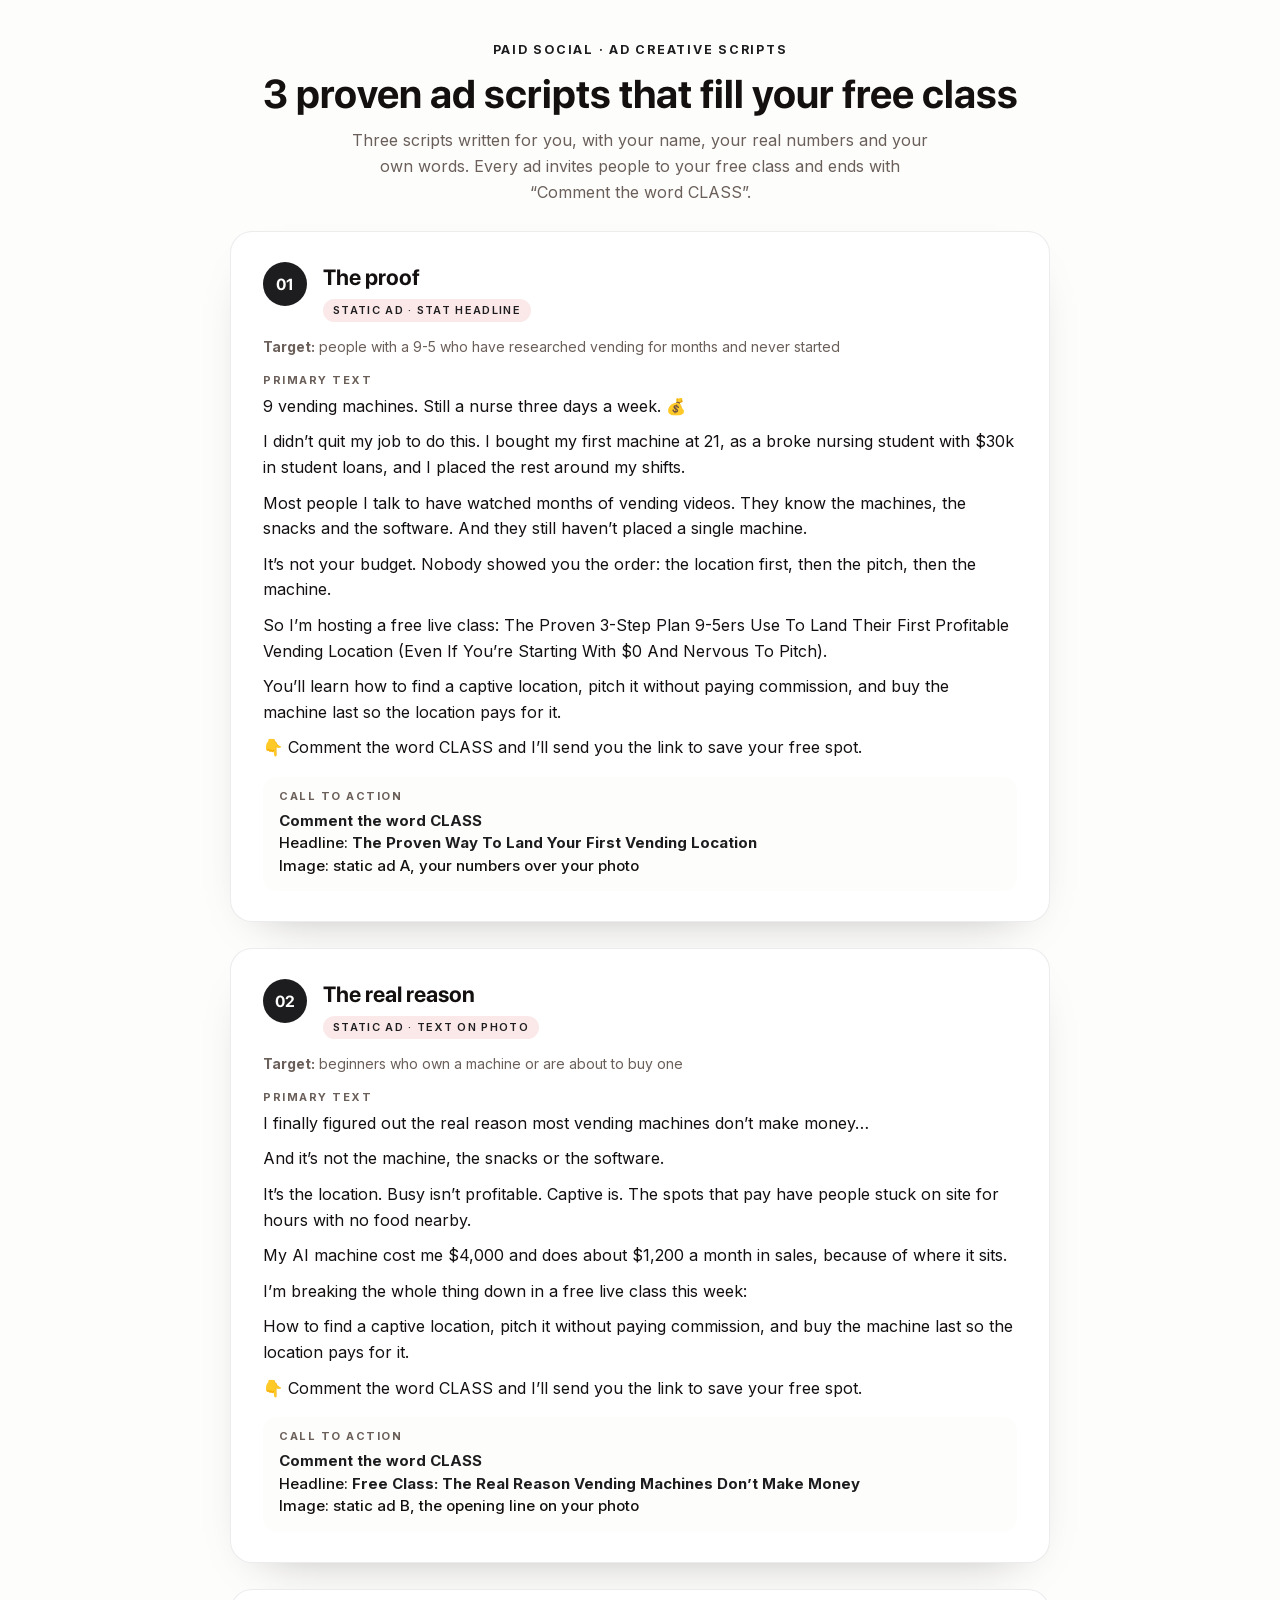
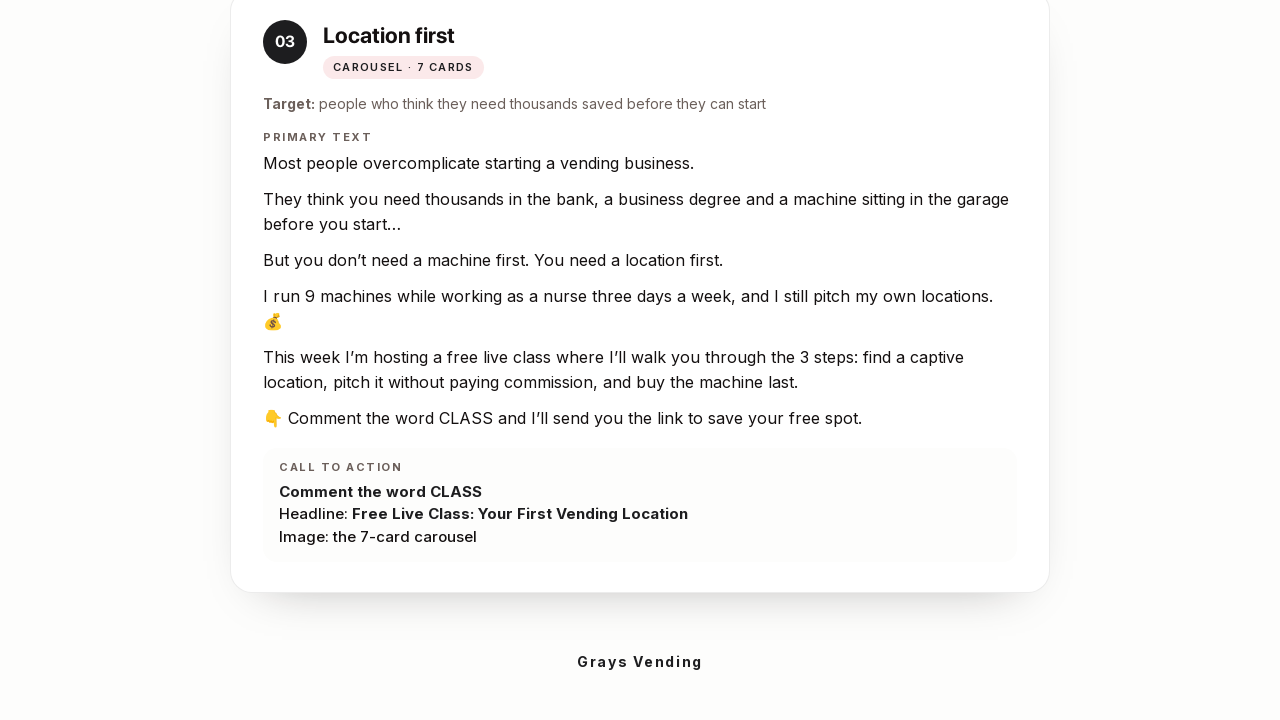
<file: ad-scripts/index.html>
<!doctype html>
<html lang="en">
<head>
  <meta charset="utf-8" />
  <meta name="viewport" content="width=device-width, initial-scale=1" />
  <title>Ad scripts · Briana Gray</title>
  <meta name="robots" content="noindex" />
  <link rel="icon" href="../assets/img/favicon.png" type="image/png" />
  <link rel="apple-touch-icon" href="../assets/img/apple-touch-icon.png" />
    <style>
  @font-face{font-family:"SFD";src:url(../assets/fonts/sfpro-bold.woff2) format("woff2");font-weight:700;font-display:swap}
  @font-face{font-family:"Inter";src:url(../assets/fonts/inter-normal.woff2) format("woff2");font-weight:100 900;font-display:swap}
  :root{--accent:#1d1d1f;--accent-ink:#fff;--display:SFD,Inter,sans-serif;--ease:cubic-bezier(.2,.7,.2,1);--ink:#141010;--muted:#6b5f5a;--r:18px;--w:1120px}
  html,body{background:#fdfdfc;color:#141010;margin:0;font-family:Inter,system-ui,sans-serif;overflow-x:hidden}
  .sa__intro{text-align:center;padding:44px 16px 12px}
  .eyebrow{color:#1d1d1f;font:700 .78rem/1 Inter,sans-serif;letter-spacing:.14em;text-transform:uppercase;margin:0}
  .sa__title{font:700 clamp(28px,5vw,40px)/1.1 SFD,Inter,sans-serif;margin:.4em 0 .3em}
  .sa__note{color:#6b5f5a;max-width:580px;margin:0 auto 14px;font:400 16px/1.6 Inter,sans-serif}
  .hint{text-align:center;color:#6b5f5a;font:400 14px/1.5 Inter;padding:0 16px}
  .brandfoot{text-align:center;padding:34px 16px 50px;font:700 14px Inter;letter-spacing:.12em}
  .brandfoot b{color:#1d1d1f}
  
  .wrap{max-width:820px;margin:0 auto;padding:0 16px}
  .ad{background:#fff;border:1px solid rgba(20,16,16,.08);border-radius:22px;padding:30px 32px;margin:0 0 26px;box-shadow:0 20px 50px -34px rgba(20,16,16,.4)}
  .ad__head{display:flex;gap:16px;align-items:flex-start;margin-bottom:14px}
  .ad__num{flex:none;width:44px;height:44px;border-radius:50%;background:#1d1d1f;color:#fff;display:grid;place-items:center;font:700 16px SFD,Inter}
  .ad__title{font:700 22px/1.25 SFD,Inter,sans-serif;margin:2px 0 6px}
  .ad__angle{display:inline-block;font:600 11px/1 Inter;letter-spacing:.12em;text-transform:uppercase;color:#1d1d1f;background:#fbe9ea;border-radius:99px;padding:6px 10px}
  .ad__target{font:400 14px/1.5 Inter;color:#6b5f5a;margin:0 0 16px}
  .ad__label{font:700 11px/1 Inter;letter-spacing:.14em;text-transform:uppercase;color:#6b5f5a;margin:18px 0 8px}
  .ad__body p{margin:0 0 10px;font:400 16px/1.6 Inter;color:#141010}
  .ad__cta{margin-top:16px;padding:14px 16px;border-radius:14px;background:#fdfdfc;font:500 15px/1.5 Inter}
  .ad__cta b{color:#1d1d1f}
  </style>
</head>
<body>
  <main class="page">
    <div class="sa__intro">
      <p class="eyebrow">Paid social · Ad creative scripts</p>
      <h1 class="sa__title">3 proven ad scripts that fill your free class</h1>
      <p class="sa__note">Three scripts written for you, with your name, your real numbers and your own words. Every ad invites people to your free class and ends with &ldquo;Comment the word CLASS&rdquo;.</p>
    </div>
    <div class="wrap"><article class="ad"><div class="ad__head"><span class="ad__num">01</span><div><h2 class="ad__title">The proof</h2><span class="ad__angle">Static ad &middot; stat headline</span></div></div>
<p class="ad__target"><b>Target:</b> people with a 9-5 who have researched vending for months and never started</p><p class="ad__label">Primary text</p><div class="ad__body"><p>9 vending machines. Still a nurse three days a week. &#128176;</p><p>I didn&rsquo;t quit my job to do this. I bought my first machine at 21, as a broke nursing student with $30k in student loans, and I placed the rest around my shifts.</p><p>Most people I talk to have watched months of vending videos. They know the machines, the snacks and the software. And they still haven&rsquo;t placed a single machine.</p><p>It&rsquo;s not your budget. Nobody showed you the order: the location first, then the pitch, then the machine.</p><p>So I&rsquo;m hosting a free live class: The Proven 3-Step Plan 9-5ers Use To Land Their First Profitable Vending Location (Even If You&rsquo;re Starting With $0 And Nervous To Pitch).</p><p>You&rsquo;ll learn how to find a captive location, pitch it without paying commission, and buy the machine last so the location pays for it.</p><p>&#128071; Comment the word CLASS and I&rsquo;ll send you the link to save your free spot.</p></div><div class="ad__cta"><p class="ad__label" style="margin-top:0">Call to action</p><b>Comment the word CLASS</b><br>Headline: <b>The Proven Way To Land Your First Vending Location</b><br>Image: static ad A, your numbers over your photo</div></article>
<article class="ad"><div class="ad__head"><span class="ad__num">02</span><div><h2 class="ad__title">The real reason</h2><span class="ad__angle">Static ad &middot; text on photo</span></div></div>
<p class="ad__target"><b>Target:</b> beginners who own a machine or are about to buy one</p><p class="ad__label">Primary text</p><div class="ad__body"><p>I finally figured out the real reason most vending machines don&rsquo;t make money&hellip;</p><p>And it&rsquo;s not the machine, the snacks or the software.</p><p>It&rsquo;s the location. Busy isn&rsquo;t profitable. Captive is. The spots that pay have people stuck on site for hours with no food nearby.</p><p>My AI machine cost me $4,000 and does about $1,200 a month in sales, because of where it sits.</p><p>I&rsquo;m breaking the whole thing down in a free live class this week:</p><p>How to find a captive location, pitch it without paying commission, and buy the machine last so the location pays for it.</p><p>&#128071; Comment the word CLASS and I&rsquo;ll send you the link to save your free spot.</p></div><div class="ad__cta"><p class="ad__label" style="margin-top:0">Call to action</p><b>Comment the word CLASS</b><br>Headline: <b>Free Class: The Real Reason Vending Machines Don&rsquo;t Make Money</b><br>Image: static ad B, the opening line on your photo</div></article>
<article class="ad"><div class="ad__head"><span class="ad__num">03</span><div><h2 class="ad__title">Location first</h2><span class="ad__angle">Carousel &middot; 7 cards</span></div></div>
<p class="ad__target"><b>Target:</b> people who think they need thousands saved before they can start</p><p class="ad__label">Primary text</p><div class="ad__body"><p>Most people overcomplicate starting a vending business.</p><p>They think you need thousands in the bank, a business degree and a machine sitting in the garage before you start&hellip;</p><p>But you don&rsquo;t need a machine first. You need a location first.</p><p>I run 9 machines while working as a nurse three days a week, and I still pitch my own locations. &#128176;</p><p>This week I&rsquo;m hosting a free live class where I&rsquo;ll walk you through the 3 steps: find a captive location, pitch it without paying commission, and buy the machine last.</p><p>&#128071; Comment the word CLASS and I&rsquo;ll send you the link to save your free spot.</p></div><div class="ad__cta"><p class="ad__label" style="margin-top:0">Call to action</p><b>Comment the word CLASS</b><br>Headline: <b>Free Live Class: Your First Vending Location</b><br>Image: the 7-card carousel</div></article>
</div>
  </main>
  <footer class="brandfoot"><b>Grays Vending</b></footer>
</body>
</html>
</file>
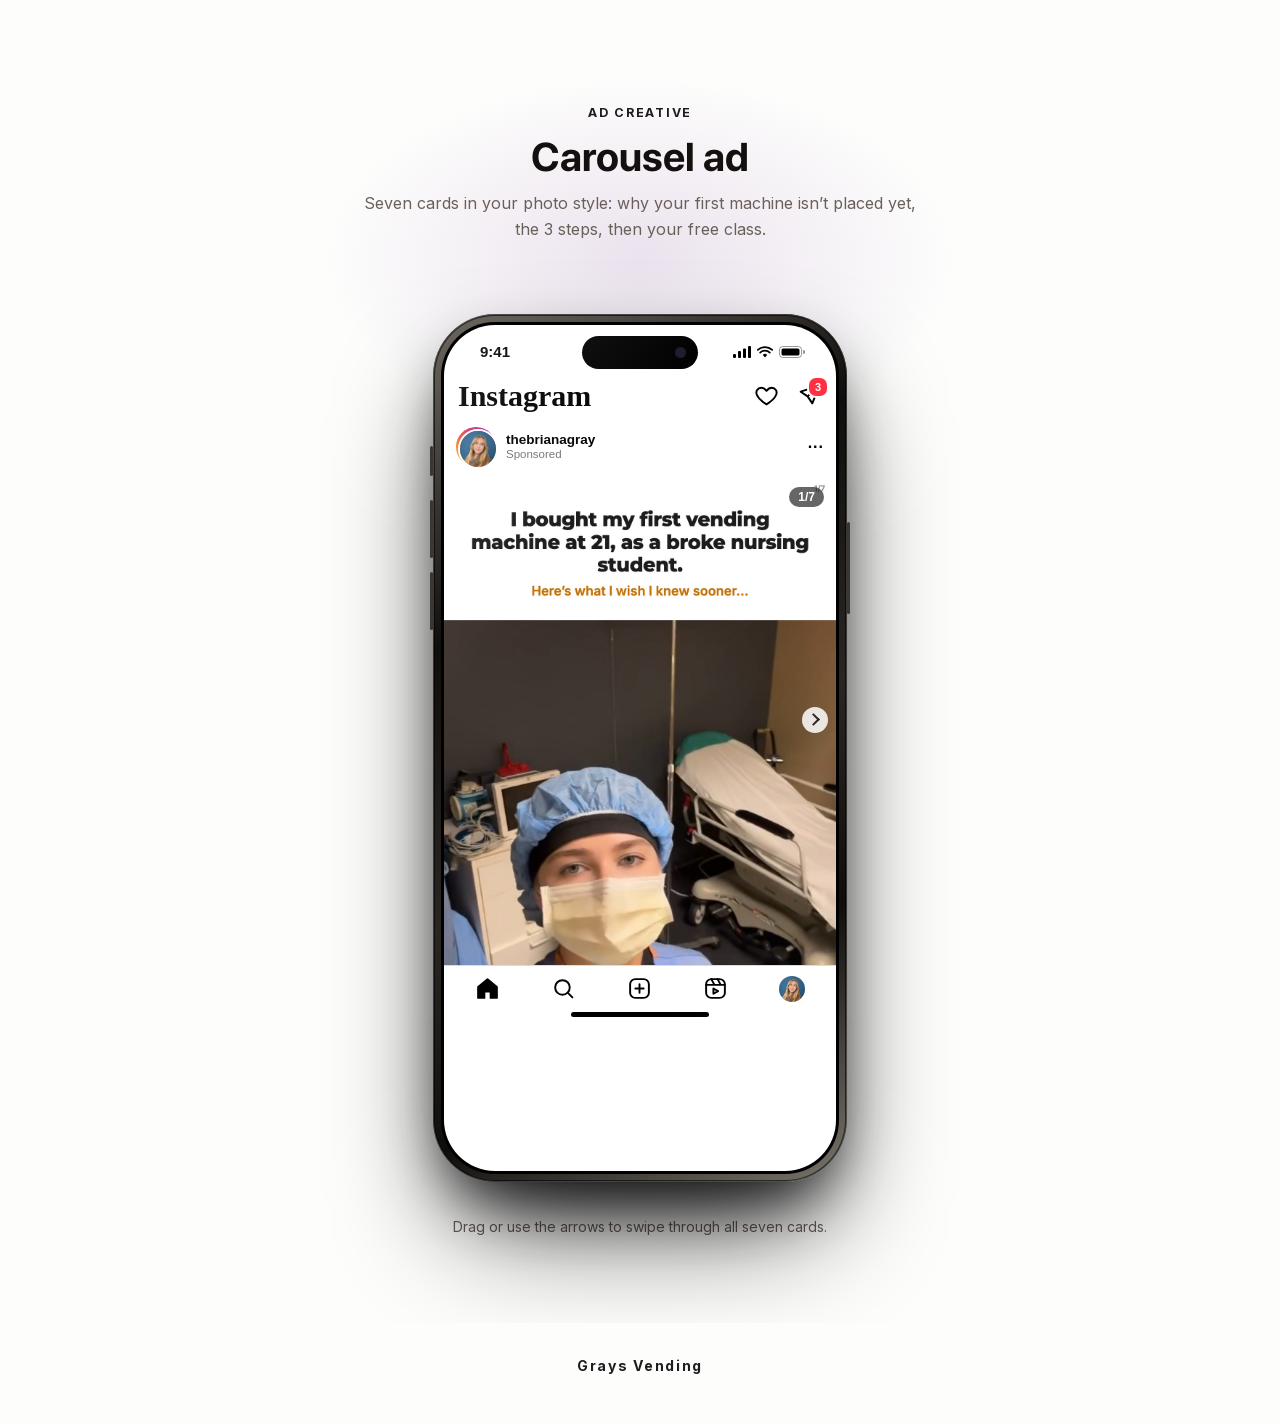
<file: carousel/index.html>
<!doctype html>
<html lang="en">
<head>
  <meta charset="utf-8" />
  <meta name="viewport" content="width=device-width, initial-scale=1" />
  <title>Carousel ad · Gaby Eidam</title>
  <meta name="robots" content="noindex" />
  <link rel="icon" href="../assets/img/favicon.png" type="image/png" />
  <link rel="apple-touch-icon" href="../assets/img/apple-touch-icon.png" />
  <link rel="stylesheet" href="../assets/phone.css" />
  <style>
  @font-face{font-family:"SFD";src:url(../assets/fonts/sfpro-bold.woff2) format("woff2");font-weight:700;font-display:swap}
  @font-face{font-family:"Inter";src:url(../assets/fonts/inter-normal.woff2) format("woff2");font-weight:100 900;font-display:swap}
  :root{--accent:#1d1d1f;--accent-ink:#fff;--display:SFD,Inter,sans-serif;--ease:cubic-bezier(.2,.7,.2,1);--ink:#141010;--muted:#6b5f5a;--r:18px;--w:1120px}
  html,body{background:#fdfdfc;color:#141010;margin:0;font-family:Inter,system-ui,sans-serif;overflow-x:hidden}
  .sa__intro{text-align:center;padding:44px 16px 12px}
  .eyebrow{color:#1d1d1f;font:700 .78rem/1 Inter,sans-serif;letter-spacing:.14em;text-transform:uppercase;margin:0}
  .sa__title{font:700 clamp(28px,5vw,40px)/1.1 SFD,Inter,sans-serif;margin:.4em 0 .3em}
  .sa__note{color:#6b5f5a;max-width:580px;margin:0 auto 14px;font:400 16px/1.6 Inter,sans-serif}
  .hint{text-align:center;color:#6b5f5a;font:400 14px/1.5 Inter;padding:0 16px}
  .brandfoot{text-align:center;padding:34px 16px 50px;font:700 14px Inter;letter-spacing:.12em}
  .brandfoot b{color:#1d1d1f}
  </style>
<script>try{if("scrollRestoration" in history)history.scrollRestoration="manual"}catch(e){}addEventListener("load",function(){if(!location.hash){scrollTo(0,0)}});</script>
</head>
<body>
  <main class="page">
    <section class="sa">
      <div class="sa__glow" aria-hidden="true"></div>
      <div class="sa__intro">
        <p class="eyebrow">Ad creative</p>
        <h1 class="sa__title">Carousel ad</h1>
        <p class="sa__note">Seven cards in your photo style: why your first machine isn&rsquo;t placed yet, the 3 steps, then your free class.</p>
      </div>
      <div class="stage">
        <div class="phone-wrap" id="pw">
          <div class="iphone">
            <span class="btn-side l" style="top:132px;height:30px"></span><span class="btn-side l" style="top:186px;height:58px"></span><span class="btn-side l" style="top:258px;height:58px"></span><span class="btn-side r" style="top:208px;height:92px"></span>
            <div class="screen">
              <div class="status"><span>9:41</span><span class="island"></span><span class="ic"><svg viewBox="0 0 18 12"><rect x="0" y="8" width="3" height="4" rx="1" fill="#000"/><rect x="5" y="5" width="3" height="7" rx="1" fill="#000"/><rect x="10" y="2.5" width="3" height="9.5" rx="1" fill="#000"/><rect x="15" y="0" width="3" height="12" rx="1" fill="#000"/></svg><svg viewBox="0 0 16 12"><path d="M8 11.5l2.2-2.6a3.2 3.2 0 0 0-4.4 0z" fill="#000"/><path d="M3.2 6.6a6.8 6.8 0 0 1 9.6 0" stroke="#000" stroke-width="1.8" fill="none" stroke-linecap="round"/><path d="M.8 3.9a10.5 10.5 0 0 1 14.4 0" stroke="#000" stroke-width="1.8" fill="none" stroke-linecap="round"/></svg><svg viewBox="0 0 27 12"><rect x=".5" y=".5" width="22" height="11" rx="3.2" fill="none" stroke="#000" opacity=".4"/><rect x="2.5" y="2.5" width="18" height="7" rx="1.6" fill="#000"/><rect x="24" y="4" width="2" height="4" rx="1" fill="#000" opacity=".4"/></svg></span></div>
              <div class="ig-top"><span class="ig-logo">Instagram</span><span class="ic"><svg viewBox="0 0 24 24"><path d="M12 20.5s-7.5-4.6-9.3-9.2C1.4 8 3.4 4.5 7 4.5c2.1 0 3.6 1.2 5 3 1.4-1.8 2.9-3 5-3 3.6 0 5.6 3.5 4.3 6.8-1.8 4.6-9.3 9.2-9.3 9.2z"/></svg><span style="position:relative"><svg viewBox="0 0 24 24"><path d="M21.5 3.5L10.2 13.8M21.5 3.5l-6.8 17-4.5-6.7-6.7-4.5z"/></svg><span class="ig-badge">3</span></span></span></div>
              <div class="feed">
                <div class="post-head"><span class="avatar-ring"><img src="../assets/img/pfp.jpg" alt="" /></span><span class="who"><b>thebrianagray</b><small>Sponsored</small></span><span class="dots3">&middot;&middot;&middot;</span></div>
                <div class="post-media post-media--car" style="aspect-ratio:4/5"><div class="ctrack" id="ctrack"><img src="../assets/img/ads/car-1.jpg?v=1" alt="Slide 1" draggable="false" /><img src="../assets/img/ads/car-2.jpg?v=1" alt="Slide 2" draggable="false" /><img src="../assets/img/ads/car-3.jpg?v=1" alt="Slide 3" draggable="false" /><img src="../assets/img/ads/car-4.jpg?v=1" alt="Slide 4" draggable="false" /><img src="../assets/img/ads/car-5.jpg?v=1" alt="Slide 5" draggable="false" /><img src="../assets/img/ads/car-6.jpg?v=1" alt="Slide 6" draggable="false" /><img src="../assets/img/ads/car-7.jpg?v=1" alt="Slide 7" draggable="false" /><button class="cnav prev" id="cprev" type="button" aria-label="Previous" disabled></button><button class="cnav next" id="cnext" type="button" aria-label="Next"></button><span class="ig-count"><span id="ccur">1</span>/7</span></div><a class="cta-strip" href="../register/" target="_blank" rel="noopener"><span id="ctitle">Free class &#128073;</span><span style="display:flex;align-items:center;gap:8px;font-weight:600">Learn more<i></i></span></a>
                <div class="actions"><svg viewBox="0 0 24 24"><path d="M12 20.5s-7.5-4.6-9.3-9.2C1.4 8 3.4 4.5 7 4.5c2.1 0 3.6 1.2 5 3 1.4-1.8 2.9-3 5-3 3.6 0 5.6 3.5 4.3 6.8-1.8 4.6-9.3 9.2-9.3 9.2z"/></svg><svg viewBox="0 0 24 24"><path d="M20.6 16.2A9 9 0 1 0 17 19.9L21 21z"/></svg><svg viewBox="0 0 24 24"><path d="M21.5 3.5L10.2 13.8M21.5 3.5l-6.8 17-4.5-6.7-6.7-4.5z"/></svg><span class="cdots" id="cdots"><span class="on"></span><span></span><span></span><span></span><span></span><span></span><span></span></span><span class="spacer"></span><svg viewBox="0 0 24 24"><path d="M19 21l-7-5-7 5V4a1 1 0 0 1 1-1h12a1 1 0 0 1 1 1z"/></svg></div>
                
                <p class="caption"><b>thebrianagray</b> Most people overcomplicate starting a vending business. They think you need thousands in the bank, a business degree and a machine sitting in the garage before you start&hellip; But you don&rsquo;t need a machine first. You need a location first. I run 9 machines while working as a nurse three days a week, and I still pitch my own locations. &#128176; This week I&rsquo;m hosting a free live class where I&rsquo;ll walk you through the 3 steps: find a captive location, pitch it without paying commission, and buy the machine last. &#128071; Comment the word CLASS and I&rsquo;ll send you the link to save your free spot.</p>
                
                <p class="stamp">2 hours ago</p>
              </div>
              <div class="tabbar"><svg viewBox="0 0 24 24"><path d="M3 10.5L12 3l9 7.5V21h-6v-6H9v6H3z" fill="#000"/></svg><svg viewBox="0 0 24 24"><circle cx="11" cy="11" r="7"/><path d="M20.5 20.5l-4.5-4.5"/></svg><svg viewBox="0 0 24 24"><rect x="3" y="3" width="18" height="18" rx="5"/><path d="M12 8v8M8 12h8"/></svg><svg viewBox="0 0 24 24"><rect x="3" y="3" width="18" height="18" rx="5"/><path d="M3 8.5h18M8 3l3 5.5M14 3l3 5.5M10 12v5l4.5-2.5z"/></svg><img class="me" src="../assets/img/pfp.jpg" alt="" /></div>
              <div class="homebar"></div>
            </div>
          </div>
          
        </div>
      </div>
      <p class="hint">Drag or use the arrows to swipe through all seven cards.</p>
    </section>
  </main>
  <footer class="brandfoot"><b>Grays Vending</b></footer>
  <script>
(function(){var T=["Free class &#128073;","Free class &#128073;","Free class &#128073;","Free class &#128073;","Free class &#128073;","Free class &#128073;","Save your spot &#128073;"];var t=document.getElementById("ctrack"),p=document.getElementById("cprev"),n=document.getElementById("cnext"),c=document.getElementById("ccur"),d=document.querySelectorAll("#cdots span"),w=document.getElementById("pw");
function cur(){return Math.round(t.scrollLeft/t.clientWidth);}
function upd(){var i=cur();c.textContent=i+1;p.disabled=i===0;n.disabled=i===6;document.getElementById("ctitle").innerHTML=T[i];d.forEach(function(s,k){s.classList.toggle("on",k===i)});if(i>0)w.classList.add("swiped");}
function go(i){t.scrollTo({left:i*t.clientWidth,behavior:"smooth"});}
p.onclick=function(){go(cur()-1)};n.onclick=function(){go(cur()+1)};t.addEventListener("scroll",function(){requestAnimationFrame(upd)});
document.addEventListener("keydown",function(e){if(e.key==="ArrowRight")go(cur()+1);if(e.key==="ArrowLeft")go(cur()-1);});
var down=false,sx=0,sl=0;t.addEventListener("pointerdown",function(e){if(e.pointerType!=="mouse")return;down=true;sx=e.clientX;sl=t.scrollLeft;t.style.scrollSnapType="none";});
window.addEventListener("pointermove",function(e){if(down)t.scrollLeft=sl-(e.clientX-sx);});
window.addEventListener("pointerup",function(e){if(!down)return;down=false;t.style.scrollSnapType="";var dx=e.clientX-sx;var i=Math.round(sl/t.clientWidth)+(dx<-40?1:dx>40?-1:0);go(Math.max(0,Math.min(6,i)));});})();
</script>
</body>
</html>
</file>
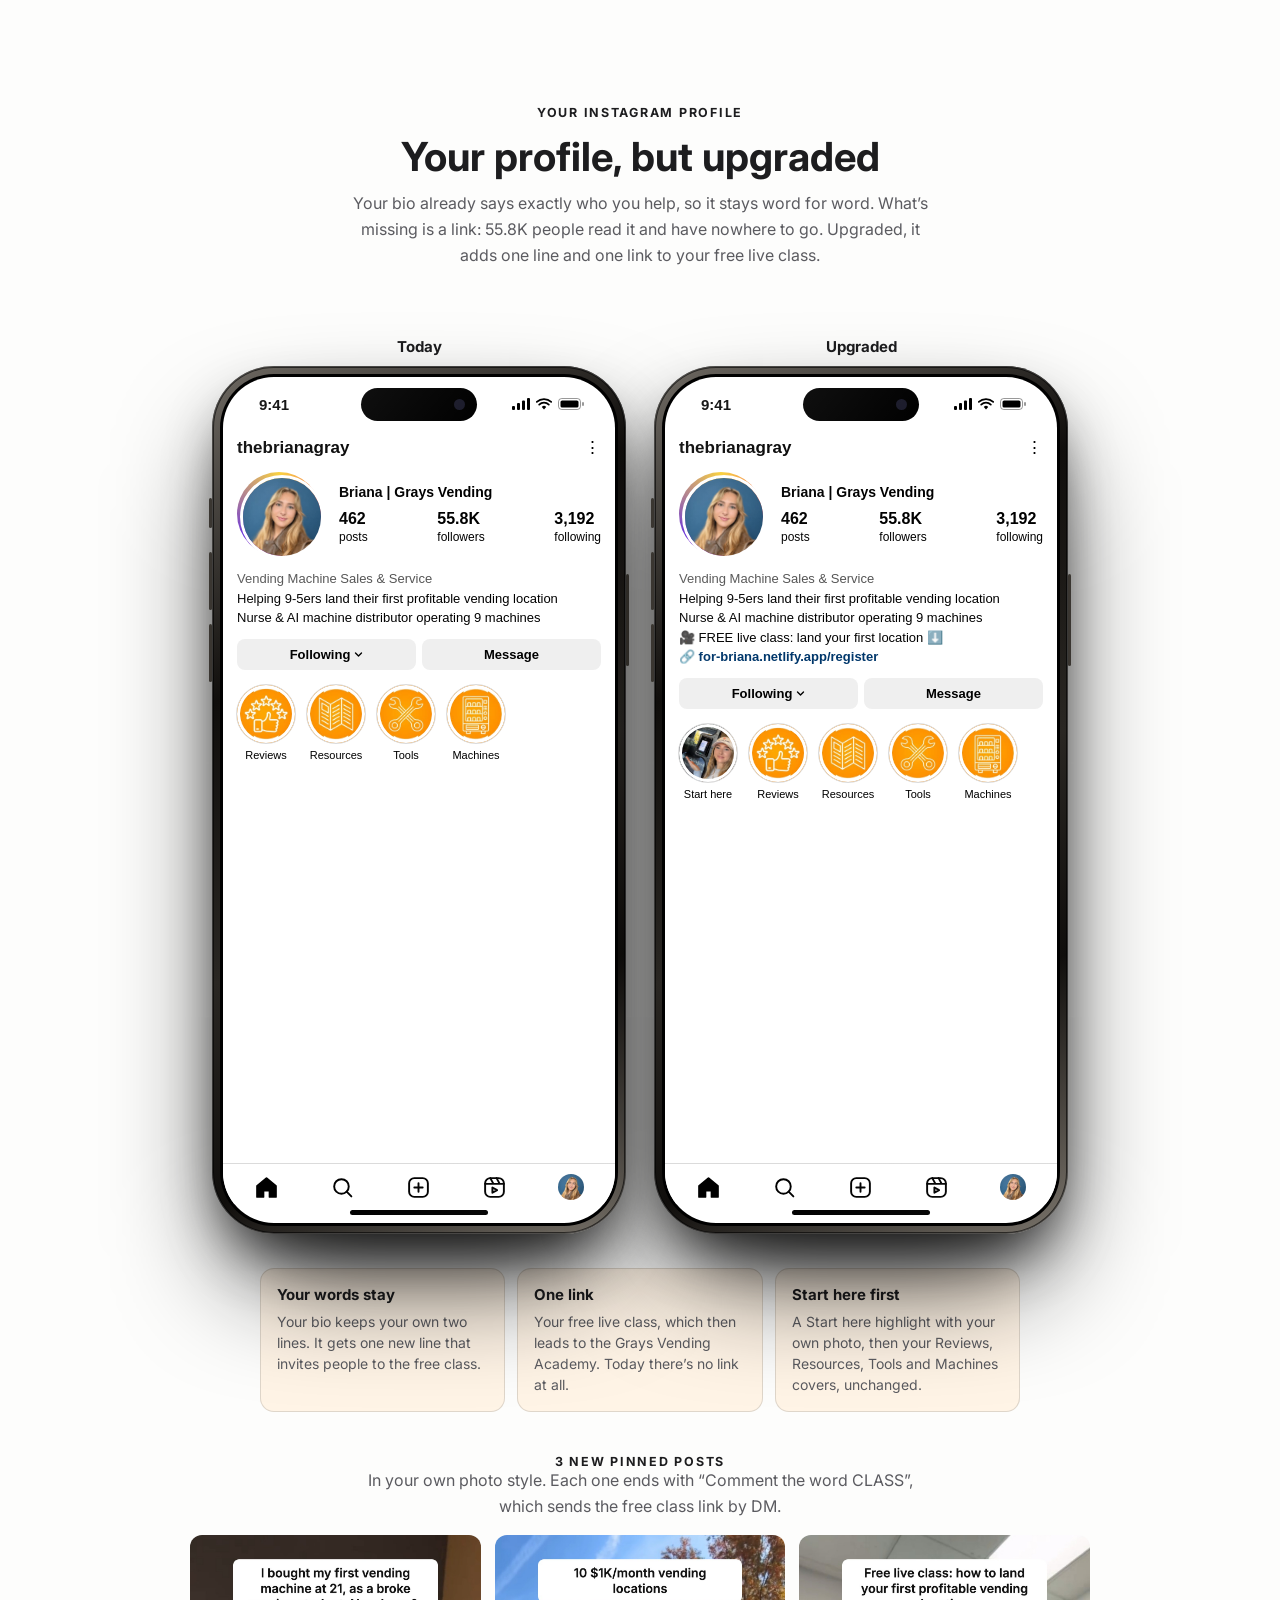
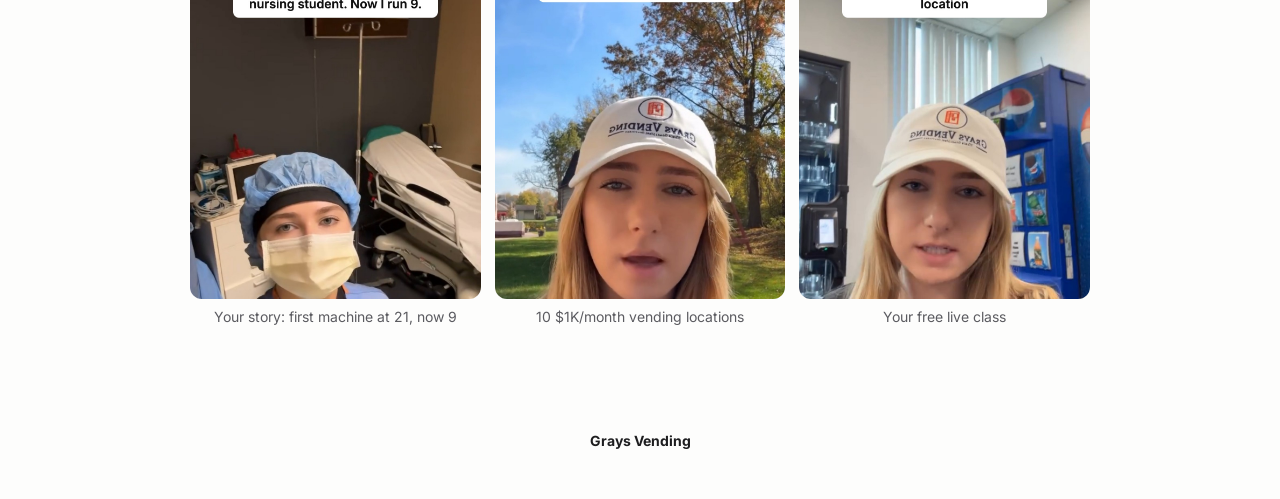
<file: ig-profile/index.html>
<!doctype html>
<html lang="en">
<head>
  <meta charset="utf-8" />
  <meta name="viewport" content="width=device-width, initial-scale=1" />
  <title>Instagram profile &middot; Briana Gray</title>
  <meta name="robots" content="noindex" />
  <link rel="icon" href="../assets/img/favicon.png" type="image/png" />
  <link rel="apple-touch-icon" href="../assets/img/apple-touch-icon.png" />
  <link rel="preconnect" href="https://fonts.googleapis.com" /><link href="https://fonts.googleapis.com/css2?family=Inter:wght@400;600;700&display=swap" rel="stylesheet" />
  <style>@font-face{font-family:"SF Pro Display Bold";src:url("https://framerusercontent.com/assets/e2xSj9IcJ8dsIvELAZDx3LfWno.woff2");font-display:swap;font-weight:700}</style>
  <link rel="stylesheet" href="../assets/phone-prof.css" />
  <style>
  html,body{background:#fdfdfc;color:#1d1d1f;margin:0}
  .sa__intro{text-align:center;padding:44px 16px 12px}
  .eyebrow{color:#1d1d1f;font:700 .78rem/1 Inter,sans-serif;letter-spacing:.14em;text-transform:uppercase;margin:0}
  .sa__title{font:700 clamp(28px,5vw,40px)/1.1 "SF Pro Display Bold",Inter,sans-serif;margin:.4em 0 .3em;color:#1d1d1f}
  .sa__note{color:#5b5b60;max-width:580px;margin:0 auto 14px;font:400 16px/1.6 Inter,sans-serif}
  .ads2{display:flex;flex-wrap:wrap;justify-content:center;gap:28px}.stage .ads2{width:min(1280px,calc(100vw - 32px))}.ads2>div{min-width:0}
  .adlab{text-align:center;font:700 15px/1 Inter,sans-serif;color:#1d1d1f;margin:0 0 12px}.adlab.new{color:#1d1d1f}
  .why{max-width:760px;margin:34px auto 0;padding:0 16px;display:grid;grid-template-columns:repeat(3,minmax(0,1fr));gap:12px}
  .why div{background:#fff4e6;border:1px solid rgba(29,29,31,.14);border-radius:14px;padding:16px}
  .why b{display:block;font:700 15px/1.3 "SF Pro Display Bold",Inter,sans-serif;margin-bottom:6px}.why span{font:400 14px/1.5 Inter,sans-serif;color:#5b5b60}
  @media(max-width:700px){.why{grid-template-columns:1fr}}
  .brandfoot{text-align:center;padding:34px 16px 50px;color:#5b5b60;font:400 14px Inter,sans-serif}.brandfoot b{color:#1d1d1f}
  .hli i{font-size:18px}
  </style>
<style>
.feed--prof{overflow:hidden}.prof{font:13px/1.35 -apple-system,"Helvetica Neue",Arial,sans-serif;color:#000;background:#fff}
.ptop{display:flex;justify-content:space-between;padding:6px 14px 8px;font-size:17px}.ptop b{font-weight:700}
.phead{display:flex;align-items:center;gap:18px;padding:4px 14px}.pav{width:78px;height:78px;border-radius:50%;padding:3px;background:conic-gradient(#f9ce34,#ee2a7b,#6228d7,#f9ce34);flex:none}
.pav img{width:100%;height:100%;border-radius:50%;object-fit:cover;border:3px solid #fff}
.pright{flex:1;min-width:0;display:flex;flex-direction:column;gap:6px}.pname{font-size:14px}.pstats{display:flex;justify-content:space-between}.pstats span{align-items:flex-start!important}.pstats span{display:flex;flex-direction:column;align-items:center;font-size:12px}.pstats b{font-size:16px}
.pbio{padding:8px 14px 0}.pbio p{margin:2px 0}.pcat{color:#555}.plink{color:#00376b;font-weight:600;word-break:break-all}
.pbtn{display:flex;gap:6px;padding:10px 14px}.pbtn span{flex:1;text-align:center;background:#efefef;border-radius:8px;padding:7px 0;font-weight:600}.pbtn .fol{background:#efefef;color:#000}
.hl{display:flex;gap:12px;padding:4px 14px 10px;overflow:hidden}.hli{display:flex;flex-direction:column;align-items:center;gap:4px;width:58px;flex:none}
.hli i{width:58px;height:58px;border-radius:50%;border:1px solid #dbdbdb;box-shadow:inset 0 0 0 3px #fff;display:flex;align-items:center;justify-content:center;color:#fff;font-style:normal;font-size:20px}
.hli b{font-weight:400;font-size:11px;white-space:nowrap;overflow:hidden;text-overflow:ellipsis;max-width:62px}
.ptabs{display:flex;border-top:1px solid #dbdbdb}.ptabs span{flex:1;text-align:center;padding:8px 0;color:#999;font-size:16px}.ptabs .on{color:#000;border-bottom:1px solid #000}
.grid3{display:grid;grid-template-columns:repeat(3,1fr);gap:2px}.gc{position:relative;aspect-ratio:4/5;overflow:hidden;background:#eee}.gc img{width:100%;height:100%;object-fit:cover;display:block}
.gc .pin,.gc .rl{position:absolute;top:6px;right:6px;width:16px;height:16px;filter:drop-shadow(0 1px 2px rgba(0,0,0,.5))}.gc .rl{right:6px}.gc .pin+.rl{right:26px}
</style>
<style>.sh{max-width:900px;margin:44px auto 0;padding:0 20px;text-align:center}.sh__row{display:flex;gap:14px;justify-content:center;margin:16px 0 14px}.sh__row img{width:min(30%,220px);aspect-ratio:9/16;object-fit:cover;border-radius:14px;box-shadow:0 18px 36px -22px rgba(30,26,34,.45)}.sh__note{font-family:Inter,sans-serif;color:var(--muted,#5b5b60);max-width:520px;margin:0 auto;line-height:1.55}</style>

<link href="https://fonts.googleapis.com/css2?family=IBM+Plex+Mono:wght@500&display=swap" rel="stylesheet">
<style>
.hli i{line-height:1.1}
.pins{max-width:900px;margin:44px auto 0;padding:0 16px;text-align:center}
.pins__row{display:grid;grid-template-columns:repeat(3,minmax(0,1fr));gap:14px;margin-top:16px}
.pins figure{margin:0}.pins img{width:100%;aspect-ratio:4/5;object-fit:cover;border-radius:12px;display:block}
.pins figcaption{font:400 14px/1.4 Inter,sans-serif;color:#5b5b60;margin-top:8px}
@media(max-width:640px){.pins__row{grid-template-columns:1fr;max-width:340px;margin-inline:auto}}
</style>

<link href="https://fonts.googleapis.com/css2?family=IBM+Plex+Mono:wght@500&display=swap" rel="stylesheet">
<style>
.hli i{line-height:1.1}
.pins{max-width:900px;margin:44px auto 0;padding:0 16px;text-align:center}
.pins__row{display:grid;grid-template-columns:repeat(3,minmax(0,1fr));gap:14px;margin-top:16px}
.pins figure{margin:0}.pins img{width:100%;aspect-ratio:4/5;object-fit:cover;border-radius:12px;display:block}
.pins figcaption{font:400 14px/1.4 Inter,sans-serif;color:#5b5b60;margin-top:8px}
@media(max-width:640px){.pins__row{grid-template-columns:1fr;max-width:340px;margin-inline:auto}}
</style>
</head>
<body>
  <main class="page">
    <section class="sa">
      <div class="sa__intro">
        <p class="eyebrow">Your Instagram profile</p>
        <h1 class="sa__title">Your profile, but upgraded</h1>
        <p class="sa__note">Your bio already says exactly who you help, so it stays word for word. What&rsquo;s missing is a link: 55.8K people read it and have nowhere to go. Upgraded, it adds one line and one link to your free live class.</p>
      </div>
      <div class="stage"><div class="ads2"><div class="adcol"><p class="adlab">Today</p><div class="phone-wrap" id="pf1"><div class="iphone"><span class="btn-side l" style="top:132px;height:30px"></span><span class="btn-side l" style="top:186px;height:58px"></span><span class="btn-side l" style="top:258px;height:58px"></span><span class="btn-side r" style="top:208px;height:92px"></span><div class="screen"><div class="status"><span>9:41</span><span class="island"></span><span class="ic"><svg viewBox="0 0 18 12"><rect x="0" y="8" width="3" height="4" rx="1" fill="#000"/><rect x="5" y="5" width="3" height="7" rx="1" fill="#000"/><rect x="10" y="2.5" width="3" height="9.5" rx="1" fill="#000"/><rect x="15" y="0" width="3" height="12" rx="1" fill="#000"/></svg><svg viewBox="0 0 16 12"><path d="M8 11.5l2.2-2.6a3.2 3.2 0 0 0-4.4 0z" fill="#000"/><path d="M3.2 6.6a6.8 6.8 0 0 1 9.6 0" stroke="#000" stroke-width="1.8" fill="none" stroke-linecap="round"/><path d="M.8 3.9a10.5 10.5 0 0 1 14.4 0" stroke="#000" stroke-width="1.8" fill="none" stroke-linecap="round"/></svg><svg viewBox="0 0 27 12"><rect x=".5" y=".5" width="22" height="11" rx="3.2" fill="none" stroke="#000" opacity=".4"/><rect x="2.5" y="2.5" width="18" height="7" rx="1.6" fill="#000"/><rect x="24" y="4" width="2" height="4" rx="1" fill="#000" opacity=".4"/></svg></span></div>
              <div class="feed feed--prof"><div class="prof">
  <div class="ptop"><b>thebrianagray</b><span>&#8942;</span></div>
  <div class="phead"><span class="pav"><img src="../assets/img/pfp.jpg" alt=""></span>
    <div class="pright"><b class="pname">Briana | Grays Vending</b><div class="pstats"><span><b>462</b>posts</span><span><b>55.8K</b>followers</span><span><b>3,192</b>following</span></div></div></div>
  <div class="pbio"><p class="pcat">Vending Machine Sales &amp; Service</p><p>Helping 9-5ers land their first profitable vending location</p><p>Nurse &amp; AI machine distributor operating 9 machines</p></div>
  <div class="pbtn"><span class="fol">Following<svg viewBox="0 0 12 12" style="width:9px;height:9px;margin-left:4px;vertical-align:0"><path d="M2 4l4 4 4-4" fill="none" stroke="#000" stroke-width="1.8" stroke-linecap="round" stroke-linejoin="round"/></svg></span><span>Message</span></div>
  <div class="hl"><span class="hli"><i style="background:url(../assets/img/hl/reviews.jpg) center center/cover"></i><b>Reviews</b></span><span class="hli"><i style="background:url(../assets/img/hl/resources.jpg) center center/cover"></i><b>Resources</b></span><span class="hli"><i style="background:url(../assets/img/hl/tools.jpg) center center/cover"></i><b>Tools</b></span><span class="hli"><i style="background:url(../assets/img/hl/machines.jpg) center center/cover"></i><b>Machines</b></span></div>
</div></div><div class="tabbar"><svg viewBox="0 0 24 24"><path d="M3 10.5L12 3l9 7.5V21h-6v-6H9v6H3z" fill="#000"/></svg><svg viewBox="0 0 24 24"><circle cx="11" cy="11" r="7"/><path d="M20.5 20.5l-4.5-4.5"/></svg><svg viewBox="0 0 24 24"><rect x="3" y="3" width="18" height="18" rx="5"/><path d="M12 8v8M8 12h8"/></svg><svg viewBox="0 0 24 24"><rect x="3" y="3" width="18" height="18" rx="5"/><path d="M3 8.5h18M8 3l3 5.5M14 3l3 5.5M10 12v5l4.5-2.5z"/></svg><img class="me" src="../assets/img/pfp.jpg" alt="" /></div>
              <div class="homebar"></div></div></div></div></div><div class="adcol"><p class="adlab new">Upgraded</p><div class="phone-wrap" id="pf2"><div class="iphone"><span class="btn-side l" style="top:132px;height:30px"></span><span class="btn-side l" style="top:186px;height:58px"></span><span class="btn-side l" style="top:258px;height:58px"></span><span class="btn-side r" style="top:208px;height:92px"></span><div class="screen"><div class="status"><span>9:41</span><span class="island"></span><span class="ic"><svg viewBox="0 0 18 12"><rect x="0" y="8" width="3" height="4" rx="1" fill="#000"/><rect x="5" y="5" width="3" height="7" rx="1" fill="#000"/><rect x="10" y="2.5" width="3" height="9.5" rx="1" fill="#000"/><rect x="15" y="0" width="3" height="12" rx="1" fill="#000"/></svg><svg viewBox="0 0 16 12"><path d="M8 11.5l2.2-2.6a3.2 3.2 0 0 0-4.4 0z" fill="#000"/><path d="M3.2 6.6a6.8 6.8 0 0 1 9.6 0" stroke="#000" stroke-width="1.8" fill="none" stroke-linecap="round"/><path d="M.8 3.9a10.5 10.5 0 0 1 14.4 0" stroke="#000" stroke-width="1.8" fill="none" stroke-linecap="round"/></svg><svg viewBox="0 0 27 12"><rect x=".5" y=".5" width="22" height="11" rx="3.2" fill="none" stroke="#000" opacity=".4"/><rect x="2.5" y="2.5" width="18" height="7" rx="1.6" fill="#000"/><rect x="24" y="4" width="2" height="4" rx="1" fill="#000" opacity=".4"/></svg></span></div>
              <div class="feed feed--prof"><div class="prof">
  <div class="ptop"><b>thebrianagray</b><span>&#8942;</span></div>
  <div class="phead"><span class="pav"><img src="../assets/img/pfp.jpg" alt=""></span>
    <div class="pright"><b class="pname">Briana | Grays Vending</b><div class="pstats"><span><b>462</b>posts</span><span><b>55.8K</b>followers</span><span><b>3,192</b>following</span></div></div></div>
  <div class="pbio"><p class="pcat">Vending Machine Sales &amp; Service</p><p>Helping 9-5ers land their first profitable vending location</p><p>Nurse &amp; AI machine distributor operating 9 machines</p><p>&#127909; FREE live class: land your first location &#11015;&#65039;</p><p class="plink">&#128279; for-briana.netlify.app/register</p></div>
  <div class="pbtn"><span class="fol">Following<svg viewBox="0 0 12 12" style="width:9px;height:9px;margin-left:4px;vertical-align:0"><path d="M2 4l4 4 4-4" fill="none" stroke="#000" stroke-width="1.8" stroke-linecap="round" stroke-linejoin="round"/></svg></span><span>Message</span></div>
  <div class="hl"><span class="hli"><i style="background:url(../assets/img/deck/b-cooler-smile.jpg) center 25%/cover"></i><b>Start here</b></span><span class="hli"><i style="background:url(../assets/img/hl/reviews.jpg) center center/cover"></i><b>Reviews</b></span><span class="hli"><i style="background:url(../assets/img/hl/resources.jpg) center center/cover"></i><b>Resources</b></span><span class="hli"><i style="background:url(../assets/img/hl/tools.jpg) center center/cover"></i><b>Tools</b></span><span class="hli"><i style="background:url(../assets/img/hl/machines.jpg) center center/cover"></i><b>Machines</b></span></div>
</div></div><div class="tabbar"><svg viewBox="0 0 24 24"><path d="M3 10.5L12 3l9 7.5V21h-6v-6H9v6H3z" fill="#000"/></svg><svg viewBox="0 0 24 24"><circle cx="11" cy="11" r="7"/><path d="M20.5 20.5l-4.5-4.5"/></svg><svg viewBox="0 0 24 24"><rect x="3" y="3" width="18" height="18" rx="5"/><path d="M12 8v8M8 12h8"/></svg><svg viewBox="0 0 24 24"><rect x="3" y="3" width="18" height="18" rx="5"/><path d="M3 8.5h18M8 3l3 5.5M14 3l3 5.5M10 12v5l4.5-2.5z"/></svg><img class="me" src="../assets/img/pfp.jpg" alt="" /></div>
              <div class="homebar"></div></div></div></div></div></div></div>
      <div class="why">
        <div><b>Your words stay</b><span>Your bio keeps your own two lines. It gets one new line that invites people to the free class.</span></div>
        <div><b>One link</b><span>Your free live class, which then leads to the Grays Vending Academy. Today there&rsquo;s no link at all.</span></div>
        <div><b>Start here first</b><span>A Start here highlight with your own photo, then your Reviews, Resources, Tools and Machines covers, unchanged.</span></div>
      </div>
      <div class="pins">
        <p class="eyebrow">3 new pinned posts</p>
        <p class="sa__note">In your own photo style. Each one ends with &ldquo;Comment the word CLASS&rdquo;, which sends the free class link by DM.</p>
        <div class="pins__row"><figure><img src="../assets/img/post/pin1.jpg?v=1" alt="Pinned post 1"><figcaption>Your story: first machine at 21, now 9</figcaption></figure><figure><img src="../assets/img/post/pin2.jpg?v=1" alt="Pinned post 2"><figcaption>10 $1K/month vending locations</figcaption></figure><figure><img src="../assets/img/post/pin3.jpg?v=1" alt="Pinned post 3"><figcaption>Your free live class</figcaption></figure></div>
      </div>
    </section>
  </main>
  <footer class="brandfoot"><b>Grays Vending</b></footer>
  <script>history.scrollRestoration='manual';scrollTo(0,0)</script>
</body>
</html>
</file>
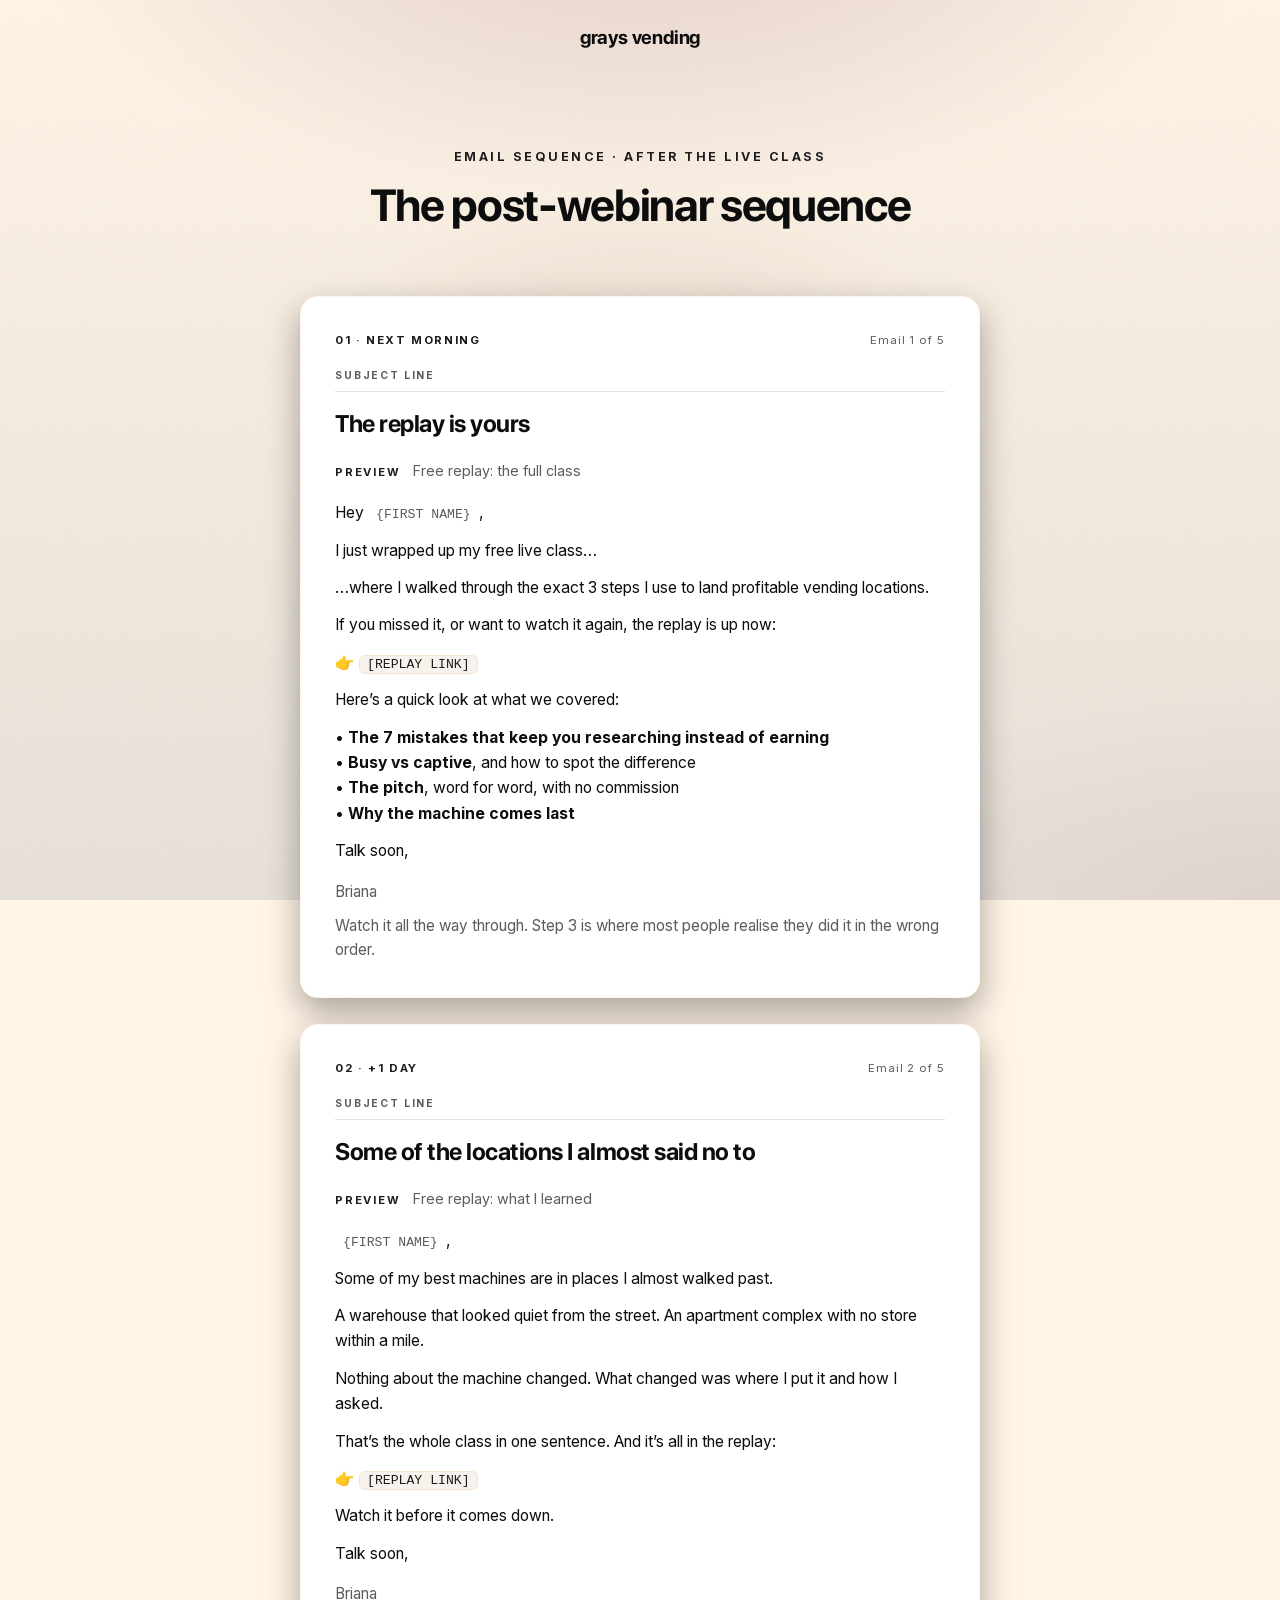
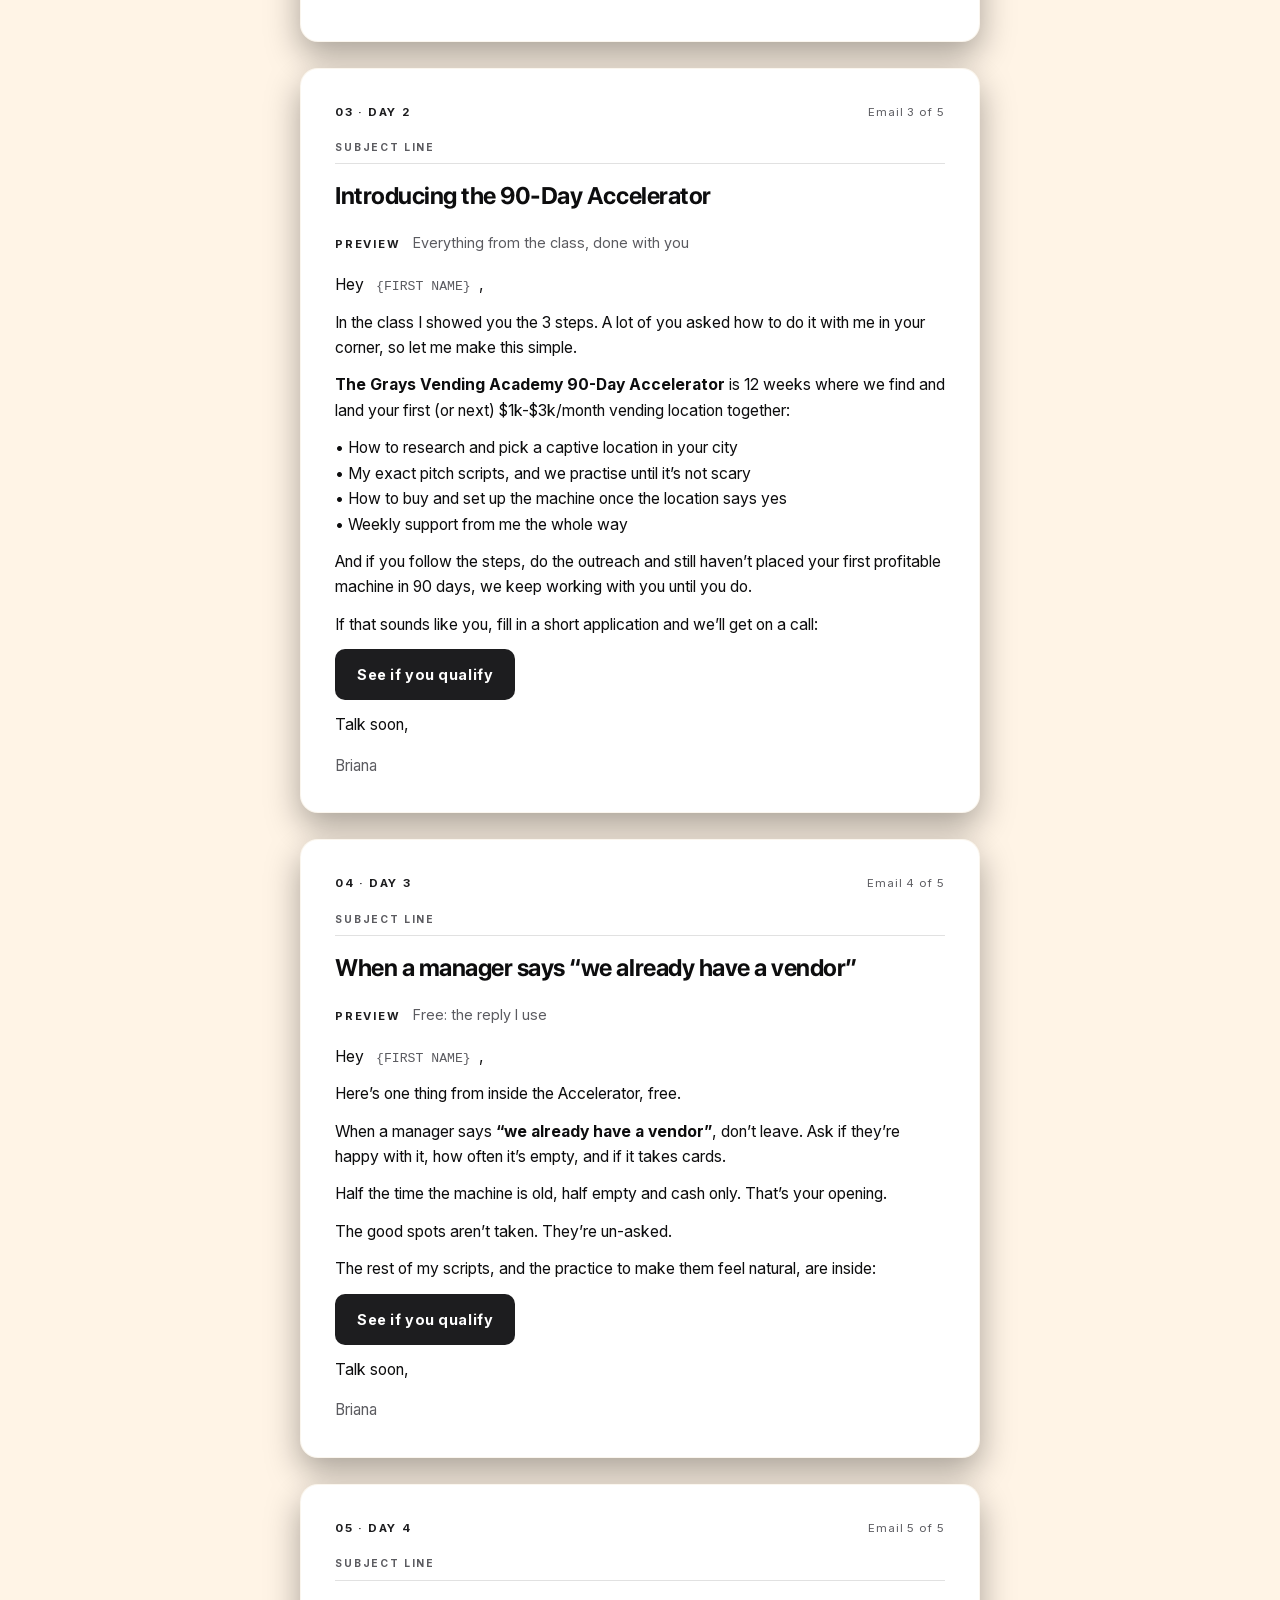
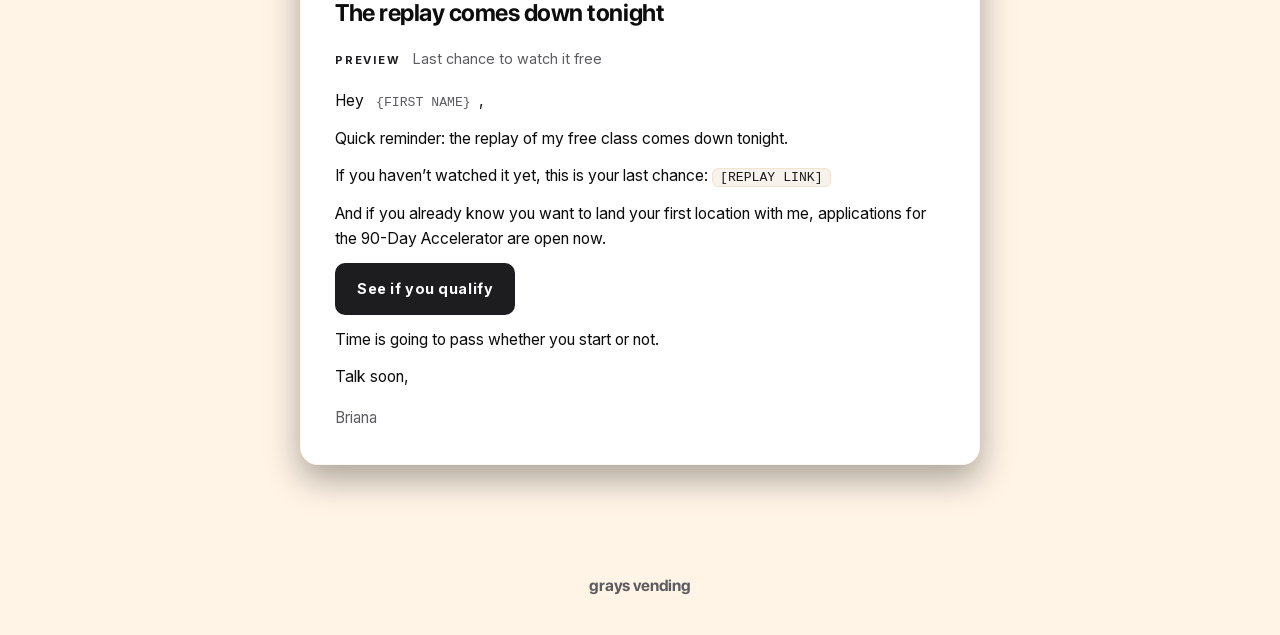
<file: post-webinar/index.html>
<!doctype html>
<html lang="en">
<head>
  <meta charset="utf-8" />
  <meta name="viewport" content="width=device-width, initial-scale=1" />
  <title>Post-webinar emails &middot; Briana Gray</title>
  <meta name="robots" content="noindex" />
  <script>document.documentElement.className += " js";</script>
  <link rel="icon" href="../assets/img/favicon.png" type="image/png" />
  <link rel="apple-touch-icon" href="../assets/img/apple-touch-icon.png" />
  <link rel="stylesheet" href="../assets/vendor/lenis.css" />
  <link rel="stylesheet" href="../assets/vsl.css" />
  <link rel="stylesheet" href="../assets/emails.css" />
  <link rel="stylesheet" href="../assets/brand.css" />
<script data-topfix>try{if("scrollRestoration" in history)history.scrollRestoration="manual"}catch(e){}addEventListener("load",function(){if(!location.hash){scrollTo(0,0);setTimeout(function(){scrollTo(0,0)},50)}});</script>
</head>
<body>
  <header class="brandbar"><div class="brand"><span class="brand__word">Grays Vending</span></div></header>
  <main class="page">
    <section class="seq">
      <div class="seq__glow" aria-hidden="true"></div>
      <div class="container">
        <header class="seq__intro">
          <p class="seq__eyebrow reveal">Email sequence · After the live class</p>
          <h1 class="seq__title reveal" style="--i:1">The post-webinar sequence</h1>
        </header>
        <div class="seq__list">
          <article class="email reveal">
            <div class="email__head"><span class="email__tag">01 · Next morning</span><span class="email__count">Email 1 of 5</span></div>
            <span class="email__sl-label">Subject line</span>
            <h2 class="email__subject">The replay is yours</h2>
            <p class="email__pv"><b>Preview</b> Free replay: the full class</p>
            <div class="email__body"><p>Hey <span class="tok-merge">{FIRST NAME}</span>,</p><p>I just wrapped up my free live class&hellip;</p><p>&hellip;where I walked through the exact 3 steps I use to land profitable vending locations.</p><p>If you missed it, or want to watch it again, the replay is up now:</p><p>&#128073; <span class="tok-link">[REPLAY LINK]</span></p><p>Here&rsquo;s a quick look at what we covered:</p><p>&bull; <b>The 7 mistakes that keep you researching instead of earning</b><br>&bull; <b>Busy vs captive</b>, and how to spot the difference<br>&bull; <b>The pitch</b>, word for word, with no commission<br>&bull; <b>Why the machine comes last</b></p><p>Talk soon,</p></div>
            <p class="email__sign">Briana</p><p class="ps">Watch it all the way through. Step 3 is where most people realise they did it in the wrong order.</p>
          </article>
          <article class="email reveal">
            <div class="email__head"><span class="email__tag">02 · +1 day</span><span class="email__count">Email 2 of 5</span></div>
            <span class="email__sl-label">Subject line</span>
            <h2 class="email__subject">Some of the locations I almost said no to</h2>
            <p class="email__pv"><b>Preview</b> Free replay: what I learned</p>
            <div class="email__body"><p><span class="tok-merge">{FIRST NAME}</span>,</p><p>Some of my best machines are in places I almost walked past.</p><p>A warehouse that looked quiet from the street. An apartment complex with no store within a mile.</p><p>Nothing about the machine changed. What changed was where I put it and how I asked.</p><p>That&rsquo;s the whole class in one sentence. And it&rsquo;s all in the replay:</p><p>&#128073; <span class="tok-link">[REPLAY LINK]</span></p><p>Watch it before it comes down.</p><p>Talk soon,</p></div>
            <p class="email__sign">Briana</p>
          </article>
          <article class="email reveal">
            <div class="email__head"><span class="email__tag">03 · Day 2</span><span class="email__count">Email 3 of 5</span></div>
            <span class="email__sl-label">Subject line</span>
            <h2 class="email__subject">Introducing the 90-Day Accelerator</h2>
            <p class="email__pv"><b>Preview</b> Everything from the class, done with you</p>
            <div class="email__body"><p>Hey <span class="tok-merge">{FIRST NAME}</span>,</p><p>In the class I showed you the 3 steps. A lot of you asked how to do it with me in your corner, so let me make this simple.</p><p><b>The Grays Vending Academy 90-Day Accelerator</b> is 12 weeks where we find and land your first (or next) $1k-$3k/month vending location together:</p><p>&bull; How to research and pick a captive location in your city<br>&bull; My exact pitch scripts, and we practise until it&rsquo;s not scary<br>&bull; How to buy and set up the machine once the location says yes<br>&bull; Weekly support from me the whole way</p><p>And if you follow the steps, do the outreach and still haven&rsquo;t placed your first profitable machine in 90 days, we keep working with you until you do.</p><p>If that sounds like you, fill in a short application and we&rsquo;ll get on a call:</p><p class="asset"><a class="asset__btn" href="#" onclick="return false">See if you qualify</a></p><p>Talk soon,</p></div>
            <p class="email__sign">Briana</p>
          </article>
          <article class="email reveal">
            <div class="email__head"><span class="email__tag">04 · Day 3</span><span class="email__count">Email 4 of 5</span></div>
            <span class="email__sl-label">Subject line</span>
            <h2 class="email__subject">When a manager says &ldquo;we already have a vendor&rdquo;</h2>
            <p class="email__pv"><b>Preview</b> Free: the reply I use</p>
            <div class="email__body"><p>Hey <span class="tok-merge">{FIRST NAME}</span>,</p><p>Here&rsquo;s one thing from inside the Accelerator, free.</p><p>When a manager says <b>&ldquo;we already have a vendor&rdquo;</b>, don&rsquo;t leave. Ask if they&rsquo;re happy with it, how often it&rsquo;s empty, and if it takes cards.</p><p>Half the time the machine is old, half empty and cash only. That&rsquo;s your opening.</p><p>The good spots aren&rsquo;t taken. They&rsquo;re un-asked.</p><p>The rest of my scripts, and the practice to make them feel natural, are inside:</p><p class="asset"><a class="asset__btn" href="#" onclick="return false">See if you qualify</a></p><p>Talk soon,</p></div>
            <p class="email__sign">Briana</p>
          </article>
          <article class="email reveal">
            <div class="email__head"><span class="email__tag">05 · Day 4</span><span class="email__count">Email 5 of 5</span></div>
            <span class="email__sl-label">Subject line</span>
            <h2 class="email__subject">The replay comes down tonight</h2>
            <p class="email__pv"><b>Preview</b> Last chance to watch it free</p>
            <div class="email__body"><p>Hey <span class="tok-merge">{FIRST NAME}</span>,</p><p>Quick reminder: the replay of my free class comes down tonight.</p><p>If you haven&rsquo;t watched it yet, this is your last chance: <span class="tok-link">[REPLAY LINK]</span></p><p>And if you already know you want to land your first location with me, applications for the 90-Day Accelerator are open now.</p><p class="asset"><a class="asset__btn" href="#" onclick="return false">See if you qualify</a></p><p>Time is going to pass whether you start or not.</p><p>Talk soon,</p></div>
            <p class="email__sign">Briana</p>
          </article>
        </div>
      </div>
    </section>
  </main>
  <footer class="brandfoot"><div class="brand"><span class="brand__word">Grays Vending</span></div></footer>
  <script src="../assets/vendor/lenis.min.js"></script>
  <script src="../assets/vsl.js"></script>
</body>
</html>
</file>
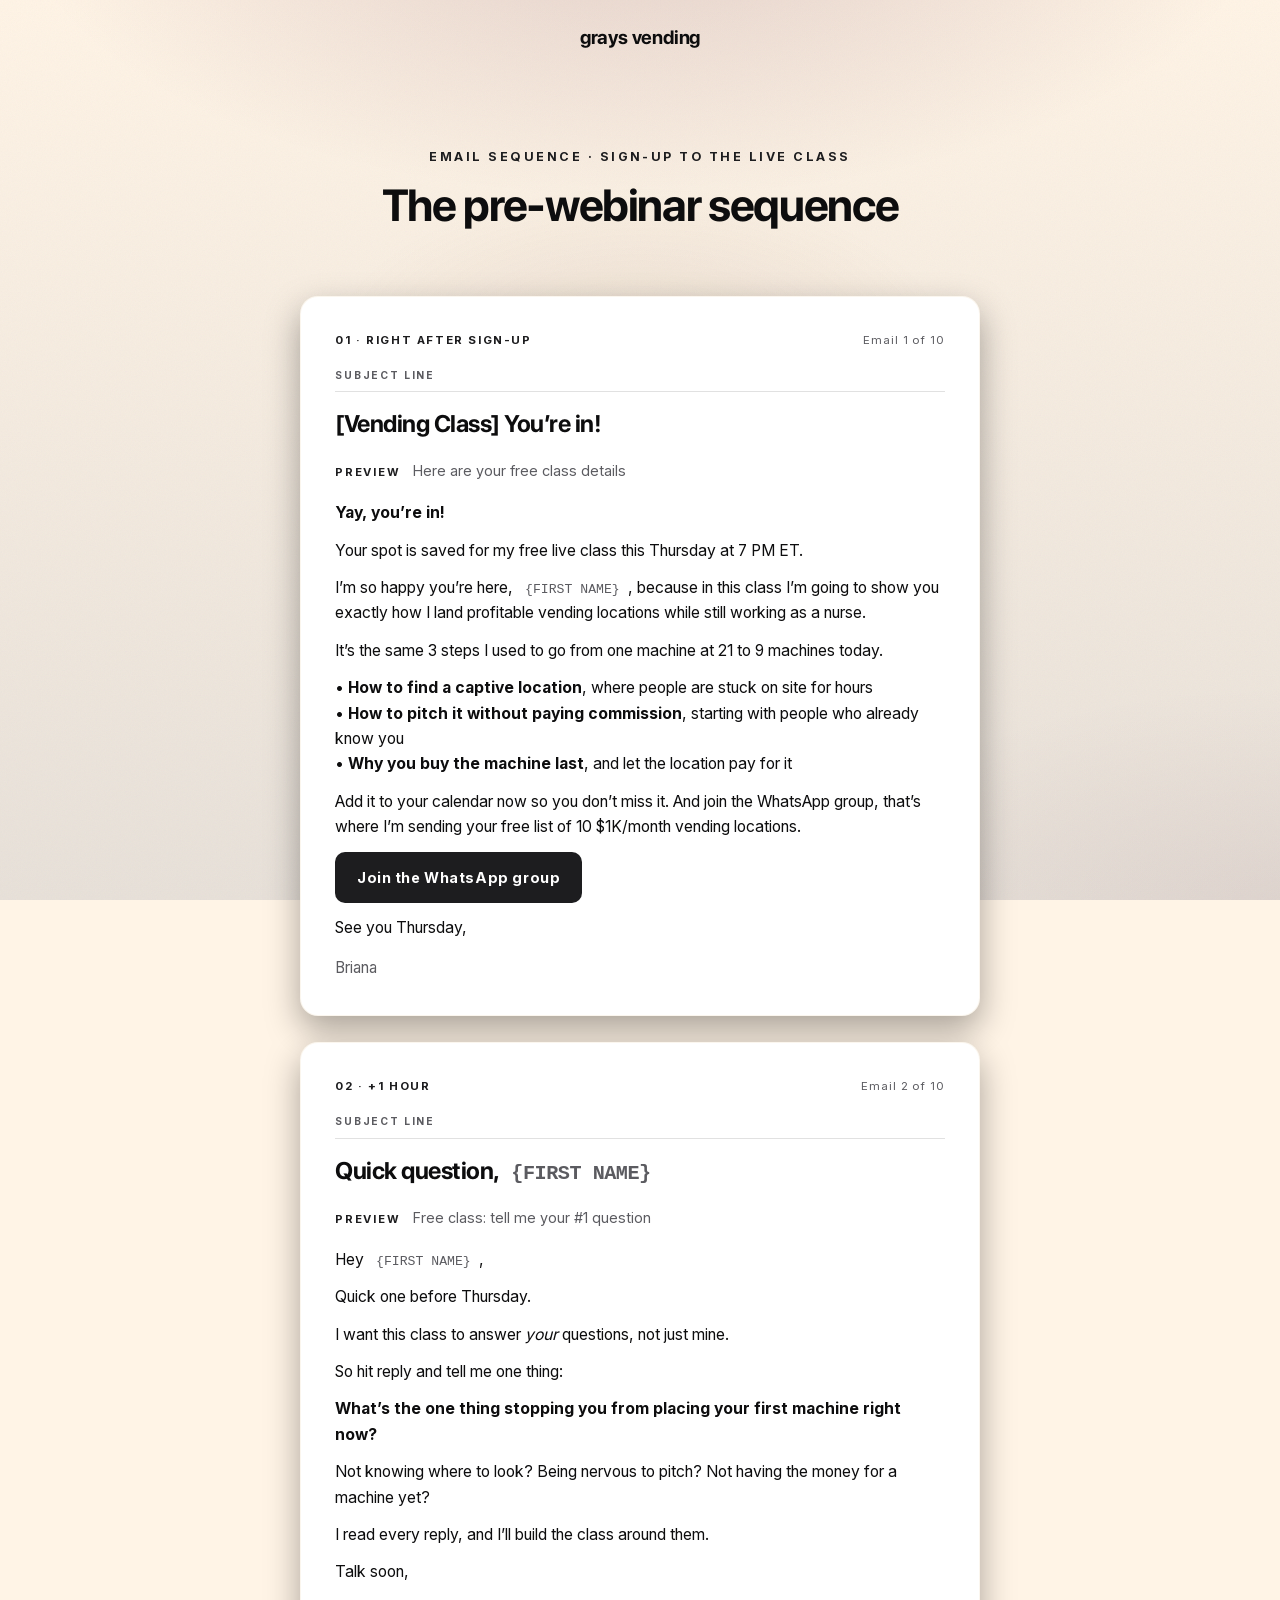
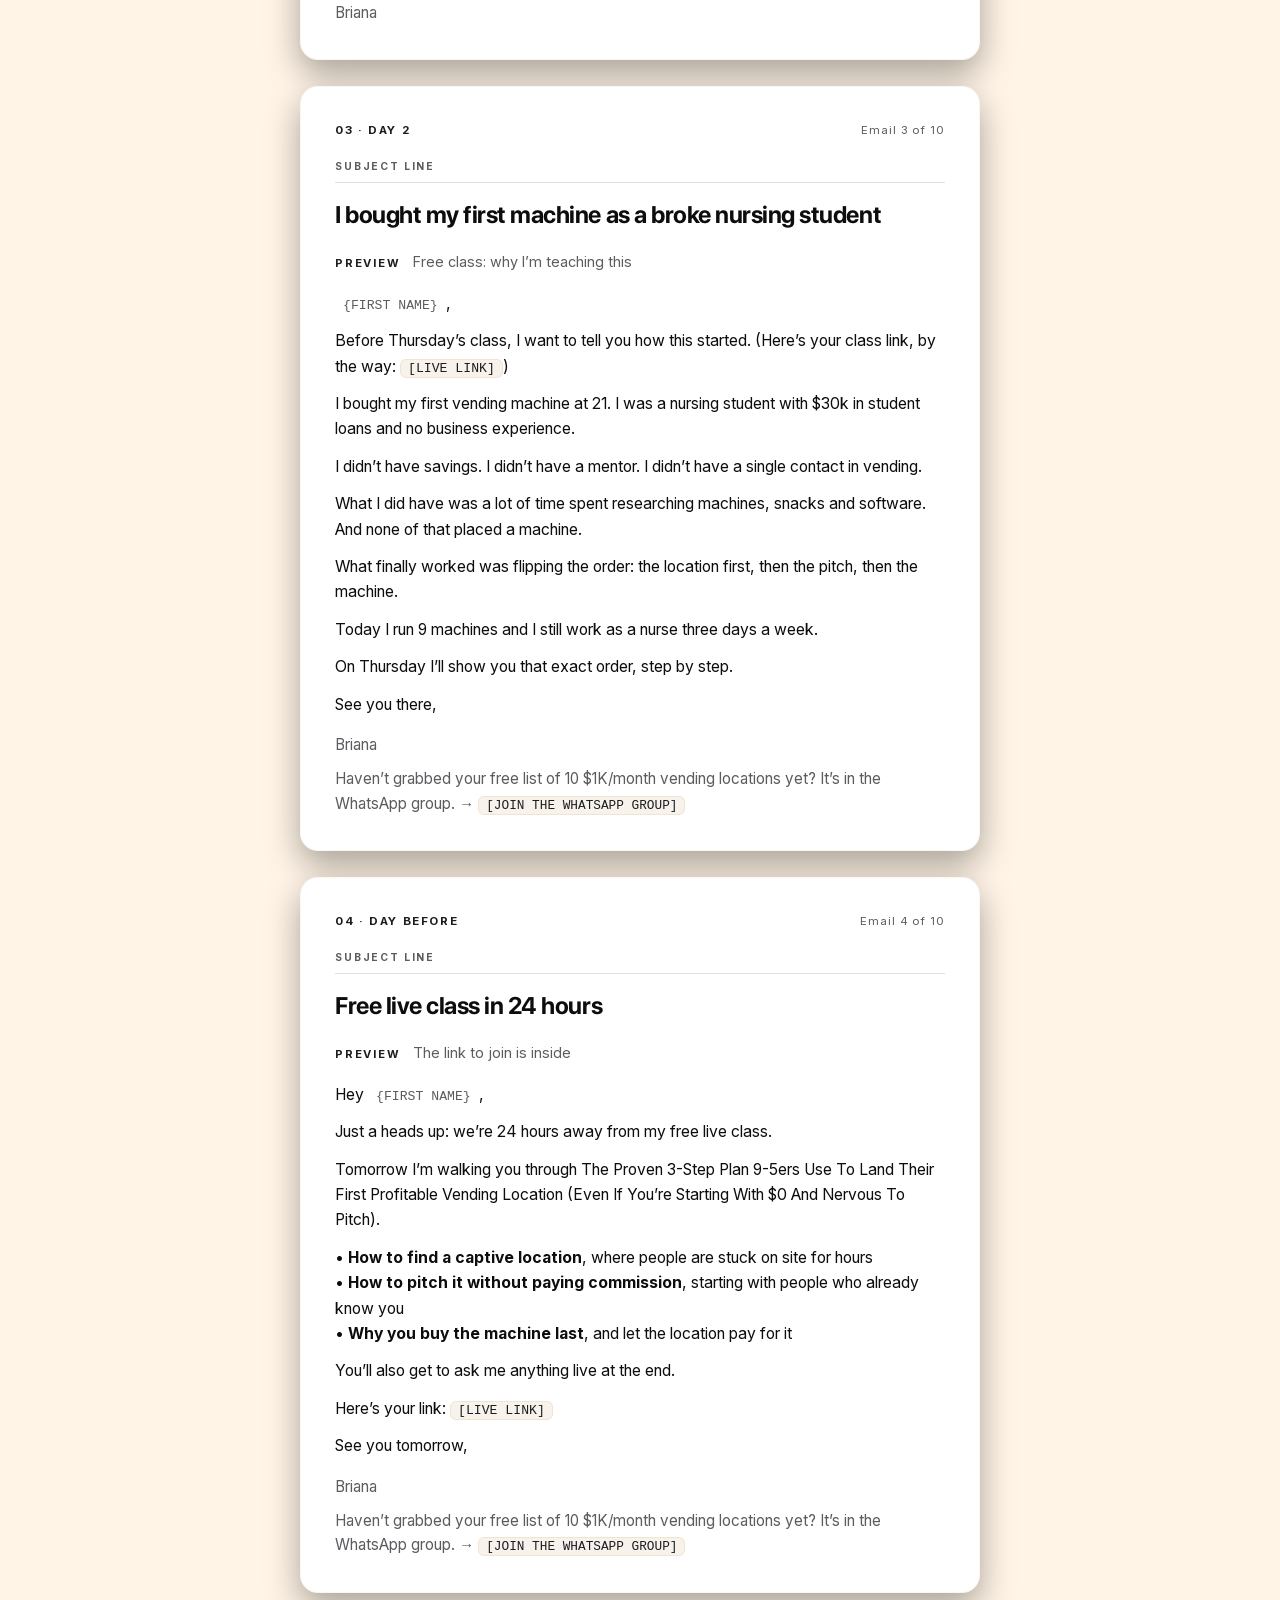
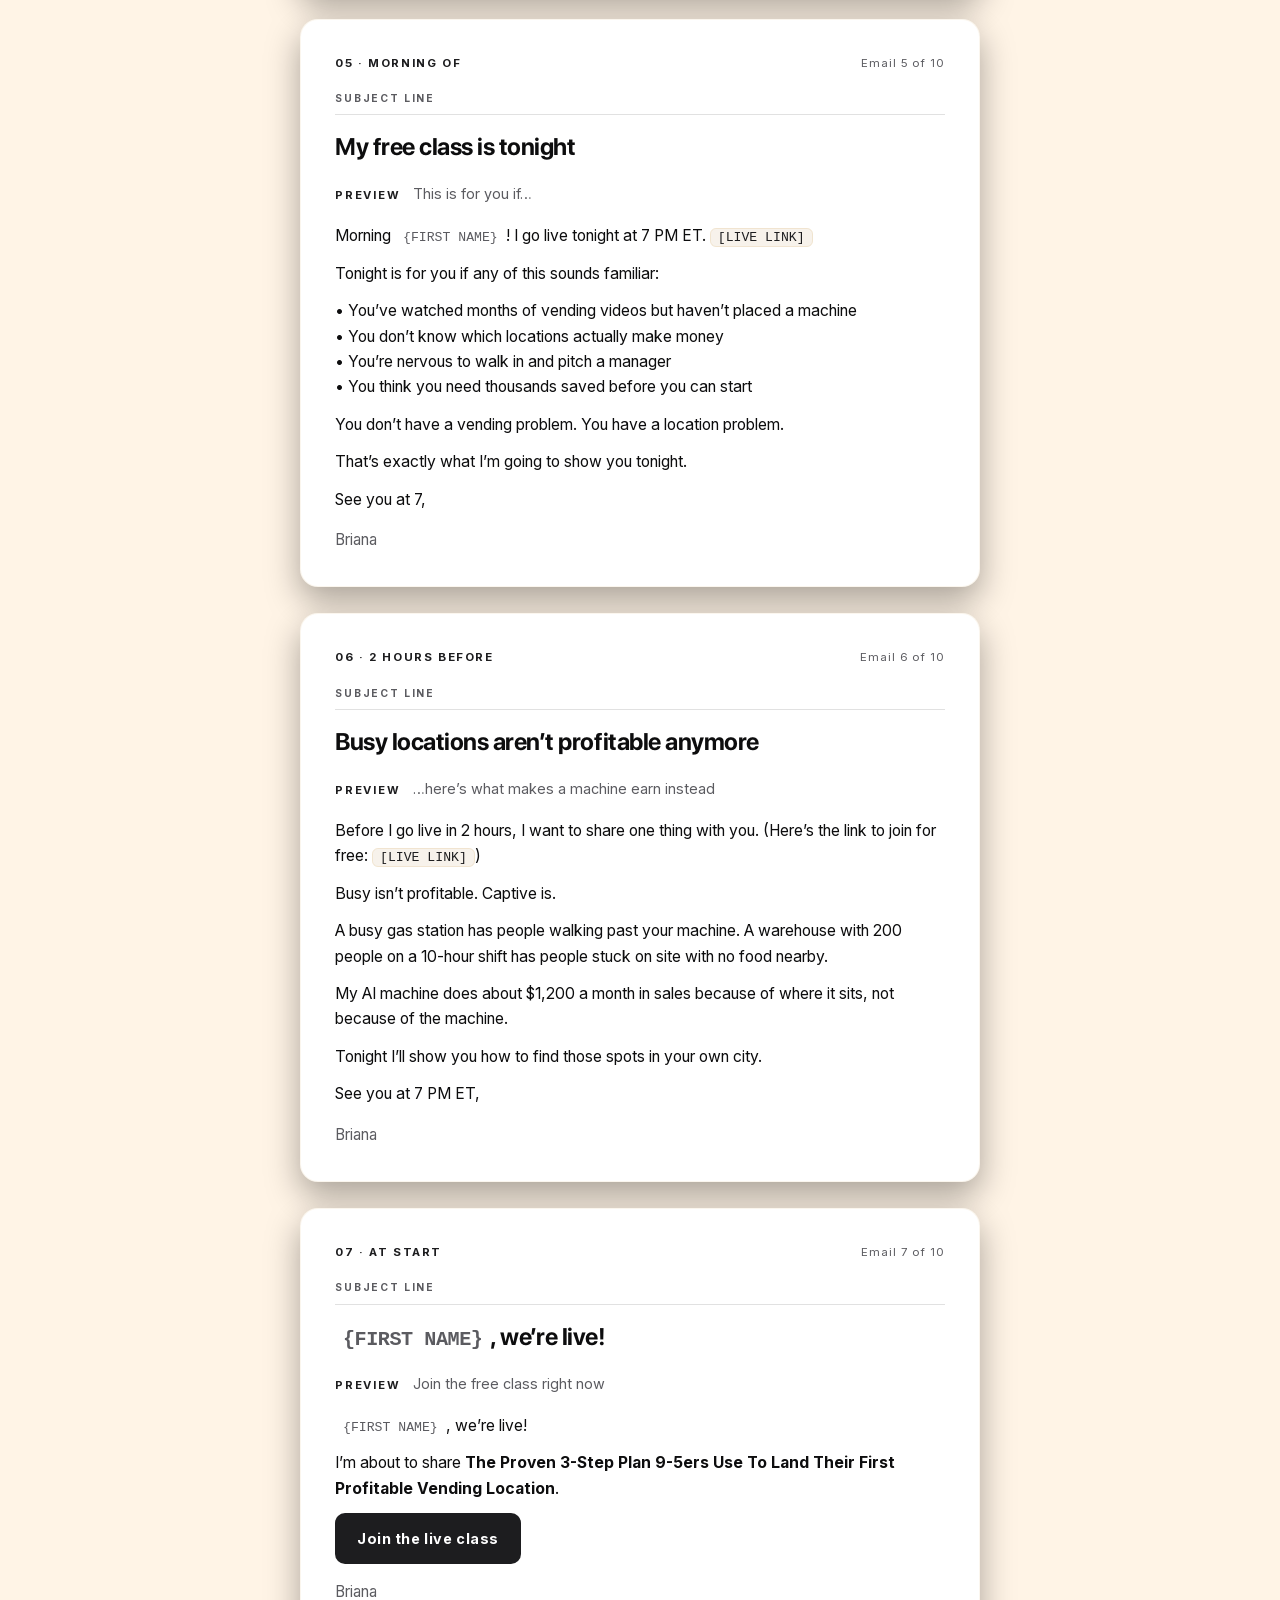
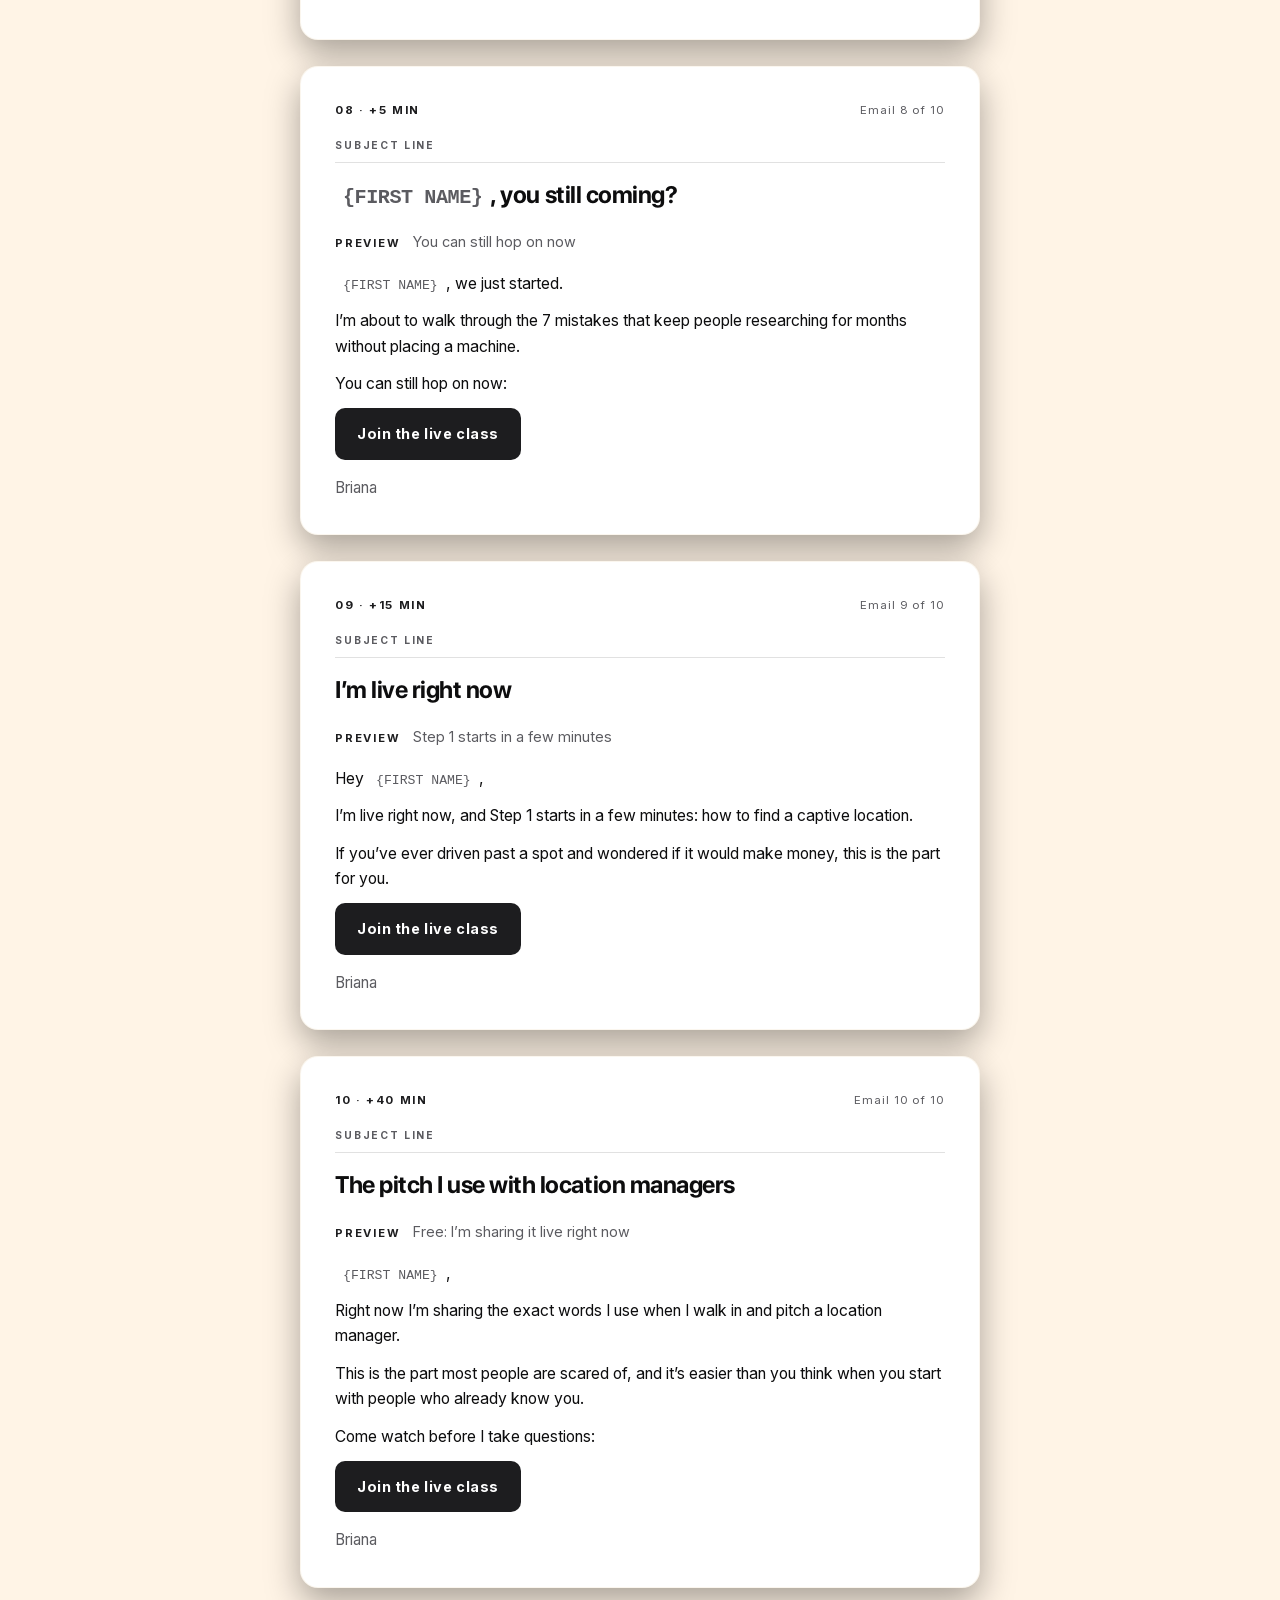
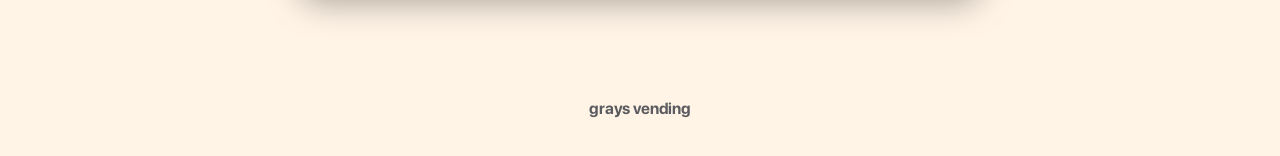
<file: pre-webinar/index.html>
<!doctype html>
<html lang="en">
<head>
  <meta charset="utf-8" />
  <meta name="viewport" content="width=device-width, initial-scale=1" />
  <title>Pre-webinar emails &middot; Briana Gray</title>
  <meta name="robots" content="noindex" />
  <script>document.documentElement.className += " js";</script>
  <link rel="icon" href="../assets/img/favicon.png" type="image/png" />
  <link rel="apple-touch-icon" href="../assets/img/apple-touch-icon.png" />
  <link rel="stylesheet" href="../assets/vendor/lenis.css" />
  <link rel="stylesheet" href="../assets/vsl.css" />
  <link rel="stylesheet" href="../assets/emails.css" />
  <link rel="stylesheet" href="../assets/brand.css" />
<script data-topfix>try{if("scrollRestoration" in history)history.scrollRestoration="manual"}catch(e){}addEventListener("load",function(){if(!location.hash){scrollTo(0,0);setTimeout(function(){scrollTo(0,0)},50)}});</script>
</head>
<body>
  <header class="brandbar"><div class="brand"><span class="brand__word">Grays Vending</span></div></header>
  <main class="page">
    <section class="seq">
      <div class="seq__glow" aria-hidden="true"></div>
      <div class="container">
        <header class="seq__intro">
          <p class="seq__eyebrow reveal">Email sequence · Sign-up to the live class</p>
          <h1 class="seq__title reveal" style="--i:1">The pre-webinar sequence</h1>
        </header>
        <div class="seq__list">
          <article class="email reveal">
            <div class="email__head"><span class="email__tag">01 · Right after sign-up</span><span class="email__count">Email 1 of 10</span></div>
            <span class="email__sl-label">Subject line</span>
            <h2 class="email__subject">[Vending Class] You&rsquo;re in!</h2>
            <p class="email__pv"><b>Preview</b> Here are your free class details</p>
            <div class="email__body"><p><b>Yay, you&rsquo;re in!</b></p><p>Your spot is saved for my free live class this Thursday at 7 PM ET.</p><p>I&rsquo;m so happy you&rsquo;re here, <span class="tok-merge">{FIRST NAME}</span>, because in this class I&rsquo;m going to show you exactly how I land profitable vending locations while still working as a nurse.</p><p>It&rsquo;s the same 3 steps I used to go from one machine at 21 to 9 machines today.</p><p>&bull; <b>How to find a captive location</b>, where people are stuck on site for hours<br>&bull; <b>How to pitch it without paying commission</b>, starting with people who already know you<br>&bull; <b>Why you buy the machine last</b>, and let the location pay for it</p><p>Add it to your calendar now so you don&rsquo;t miss it. And join the WhatsApp group, that&rsquo;s where I&rsquo;m sending your free list of 10 $1K/month vending locations.</p><p class="asset"><a class="asset__btn" href="#" onclick="return false">Join the WhatsApp group</a></p><p>See you Thursday,</p></div>
            <p class="email__sign">Briana</p>
          </article>
          <article class="email reveal">
            <div class="email__head"><span class="email__tag">02 · +1 hour</span><span class="email__count">Email 2 of 10</span></div>
            <span class="email__sl-label">Subject line</span>
            <h2 class="email__subject">Quick question, <span class="tok-merge">{FIRST NAME}</span></h2>
            <p class="email__pv"><b>Preview</b> Free class: tell me your #1 question</p>
            <div class="email__body"><p>Hey <span class="tok-merge">{FIRST NAME}</span>,</p><p>Quick one before Thursday.</p><p>I want this class to answer <i>your</i> questions, not just mine.</p><p>So hit reply and tell me one thing:</p><p><b>What&rsquo;s the one thing stopping you from placing your first machine right now?</b></p><p>Not knowing where to look? Being nervous to pitch? Not having the money for a machine yet?</p><p>I read every reply, and I&rsquo;ll build the class around them.</p><p>Talk soon,</p></div>
            <p class="email__sign">Briana</p>
          </article>
          <article class="email reveal">
            <div class="email__head"><span class="email__tag">03 · Day 2</span><span class="email__count">Email 3 of 10</span></div>
            <span class="email__sl-label">Subject line</span>
            <h2 class="email__subject">I bought my first machine as a broke nursing student</h2>
            <p class="email__pv"><b>Preview</b> Free class: why I&rsquo;m teaching this</p>
            <div class="email__body"><p><span class="tok-merge">{FIRST NAME}</span>,</p><p>Before Thursday&rsquo;s class, I want to tell you how this started. (Here&rsquo;s your class link, by the way: <span class="tok-link">[LIVE LINK]</span>)</p><p>I bought my first vending machine at 21. I was a nursing student with $30k in student loans and no business experience.</p><p>I didn&rsquo;t have savings. I didn&rsquo;t have a mentor. I didn&rsquo;t have a single contact in vending.</p><p>What I did have was a lot of time spent researching machines, snacks and software. And none of that placed a machine.</p><p>What finally worked was flipping the order: the location first, then the pitch, then the machine.</p><p>Today I run 9 machines and I still work as a nurse three days a week.</p><p>On Thursday I&rsquo;ll show you that exact order, step by step.</p><p>See you there,</p></div>
            <p class="email__sign">Briana</p><p class="ps">Haven&rsquo;t grabbed your free list of 10 $1K/month vending locations yet? It&rsquo;s in the WhatsApp group. &rarr; <span class="tok-link">[JOIN THE WHATSAPP GROUP]</span></p>
          </article>
          <article class="email reveal">
            <div class="email__head"><span class="email__tag">04 · Day before</span><span class="email__count">Email 4 of 10</span></div>
            <span class="email__sl-label">Subject line</span>
            <h2 class="email__subject">Free live class in 24 hours</h2>
            <p class="email__pv"><b>Preview</b> The link to join is inside</p>
            <div class="email__body"><p>Hey <span class="tok-merge">{FIRST NAME}</span>,</p><p>Just a heads up: we&rsquo;re 24 hours away from my free live class.</p><p>Tomorrow I&rsquo;m walking you through The Proven 3-Step Plan 9-5ers Use To Land Their First Profitable Vending Location (Even If You&rsquo;re Starting With $0 And Nervous To Pitch).</p><p>&bull; <b>How to find a captive location</b>, where people are stuck on site for hours<br>&bull; <b>How to pitch it without paying commission</b>, starting with people who already know you<br>&bull; <b>Why you buy the machine last</b>, and let the location pay for it</p><p>You&rsquo;ll also get to ask me anything live at the end.</p><p>Here&rsquo;s your link: <span class="tok-link">[LIVE LINK]</span></p><p>See you tomorrow,</p></div>
            <p class="email__sign">Briana</p><p class="ps">Haven&rsquo;t grabbed your free list of 10 $1K/month vending locations yet? It&rsquo;s in the WhatsApp group. &rarr; <span class="tok-link">[JOIN THE WHATSAPP GROUP]</span></p>
          </article>
          <article class="email reveal">
            <div class="email__head"><span class="email__tag">05 · Morning of</span><span class="email__count">Email 5 of 10</span></div>
            <span class="email__sl-label">Subject line</span>
            <h2 class="email__subject">My free class is tonight</h2>
            <p class="email__pv"><b>Preview</b> This is for you if&hellip;</p>
            <div class="email__body"><p>Morning <span class="tok-merge">{FIRST NAME}</span>! I go live tonight at 7 PM ET. <span class="tok-link">[LIVE LINK]</span></p><p>Tonight is for you if any of this sounds familiar:</p><p>&bull; You&rsquo;ve watched months of vending videos but haven&rsquo;t placed a machine<br>&bull; You don&rsquo;t know which locations actually make money<br>&bull; You&rsquo;re nervous to walk in and pitch a manager<br>&bull; You think you need thousands saved before you can start</p><p>You don&rsquo;t have a vending problem. You have a location problem.</p><p>That&rsquo;s exactly what I&rsquo;m going to show you tonight.</p><p>See you at 7,</p></div>
            <p class="email__sign">Briana</p>
          </article>
          <article class="email reveal">
            <div class="email__head"><span class="email__tag">06 · 2 hours before</span><span class="email__count">Email 6 of 10</span></div>
            <span class="email__sl-label">Subject line</span>
            <h2 class="email__subject">Busy locations aren&rsquo;t profitable anymore</h2>
            <p class="email__pv"><b>Preview</b> &hellip;here&rsquo;s what makes a machine earn instead</p>
            <div class="email__body"><p>Before I go live in 2 hours, I want to share one thing with you. (Here&rsquo;s the link to join for free: <span class="tok-link">[LIVE LINK]</span>)</p><p>Busy isn&rsquo;t profitable. Captive is.</p><p>A busy gas station has people walking past your machine. A warehouse with 200 people on a 10-hour shift has people stuck on site with no food nearby.</p><p>My AI machine does about $1,200 a month in sales because of where it sits, not because of the machine.</p><p>Tonight I&rsquo;ll show you how to find those spots in your own city.</p><p>See you at 7 PM ET,</p></div>
            <p class="email__sign">Briana</p>
          </article>
          <article class="email reveal">
            <div class="email__head"><span class="email__tag">07 · At start</span><span class="email__count">Email 7 of 10</span></div>
            <span class="email__sl-label">Subject line</span>
            <h2 class="email__subject"><span class="tok-merge">{FIRST NAME}</span>, we&rsquo;re live!</h2>
            <p class="email__pv"><b>Preview</b> Join the free class right now</p>
            <div class="email__body"><p><span class="tok-merge">{FIRST NAME}</span>, we&rsquo;re live!</p><p>I&rsquo;m about to share <b>The Proven 3-Step Plan 9-5ers Use To Land Their First Profitable Vending Location</b>.</p><p class="asset"><a class="asset__btn" href="#" onclick="return false">Join the live class</a></p></div>
            <p class="email__sign">Briana</p>
          </article>
          <article class="email reveal">
            <div class="email__head"><span class="email__tag">08 · +5 min</span><span class="email__count">Email 8 of 10</span></div>
            <span class="email__sl-label">Subject line</span>
            <h2 class="email__subject"><span class="tok-merge">{FIRST NAME}</span>, you still coming?</h2>
            <p class="email__pv"><b>Preview</b> You can still hop on now</p>
            <div class="email__body"><p><span class="tok-merge">{FIRST NAME}</span>, we just started.</p><p>I&rsquo;m about to walk through the 7 mistakes that keep people researching for months without placing a machine.</p><p>You can still hop on now:</p><p class="asset"><a class="asset__btn" href="#" onclick="return false">Join the live class</a></p></div>
            <p class="email__sign">Briana</p>
          </article>
          <article class="email reveal">
            <div class="email__head"><span class="email__tag">09 · +15 min</span><span class="email__count">Email 9 of 10</span></div>
            <span class="email__sl-label">Subject line</span>
            <h2 class="email__subject">I&rsquo;m live right now</h2>
            <p class="email__pv"><b>Preview</b> Step 1 starts in a few minutes</p>
            <div class="email__body"><p>Hey <span class="tok-merge">{FIRST NAME}</span>,</p><p>I&rsquo;m live right now, and Step 1 starts in a few minutes: how to find a captive location.</p><p>If you&rsquo;ve ever driven past a spot and wondered if it would make money, this is the part for you.</p><p class="asset"><a class="asset__btn" href="#" onclick="return false">Join the live class</a></p></div>
            <p class="email__sign">Briana</p>
          </article>
          <article class="email reveal">
            <div class="email__head"><span class="email__tag">10 · +40 min</span><span class="email__count">Email 10 of 10</span></div>
            <span class="email__sl-label">Subject line</span>
            <h2 class="email__subject">The pitch I use with location managers</h2>
            <p class="email__pv"><b>Preview</b> Free: I&rsquo;m sharing it live right now</p>
            <div class="email__body"><p><span class="tok-merge">{FIRST NAME}</span>,</p><p>Right now I&rsquo;m sharing the exact words I use when I walk in and pitch a location manager.</p><p>This is the part most people are scared of, and it&rsquo;s easier than you think when you start with people who already know you.</p><p>Come watch before I take questions:</p><p class="asset"><a class="asset__btn" href="#" onclick="return false">Join the live class</a></p></div>
            <p class="email__sign">Briana</p>
          </article>
        </div>
      </div>
    </section>
  </main>
  <footer class="brandfoot"><div class="brand"><span class="brand__word">Grays Vending</span></div></footer>
  <script src="../assets/vendor/lenis.min.js"></script>
  <script src="../assets/vsl.js"></script>
</body>
</html>
</file>
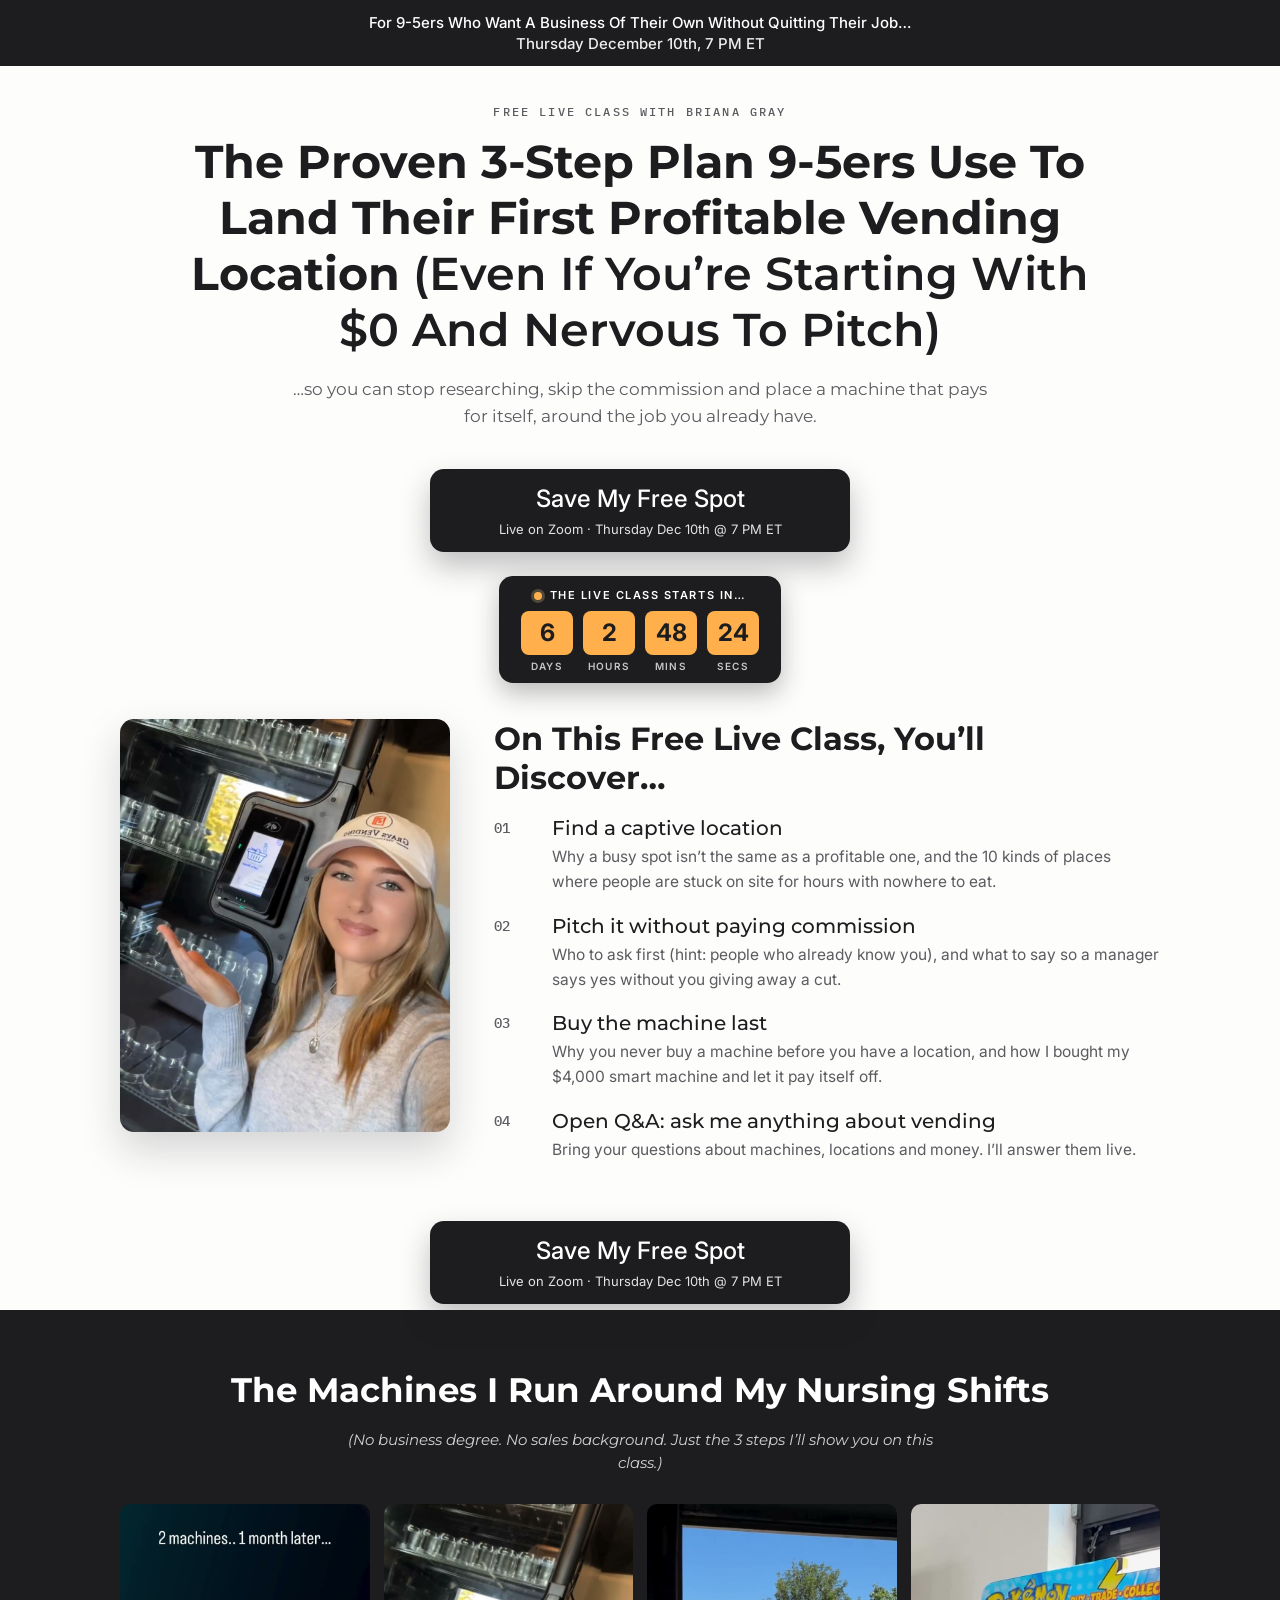
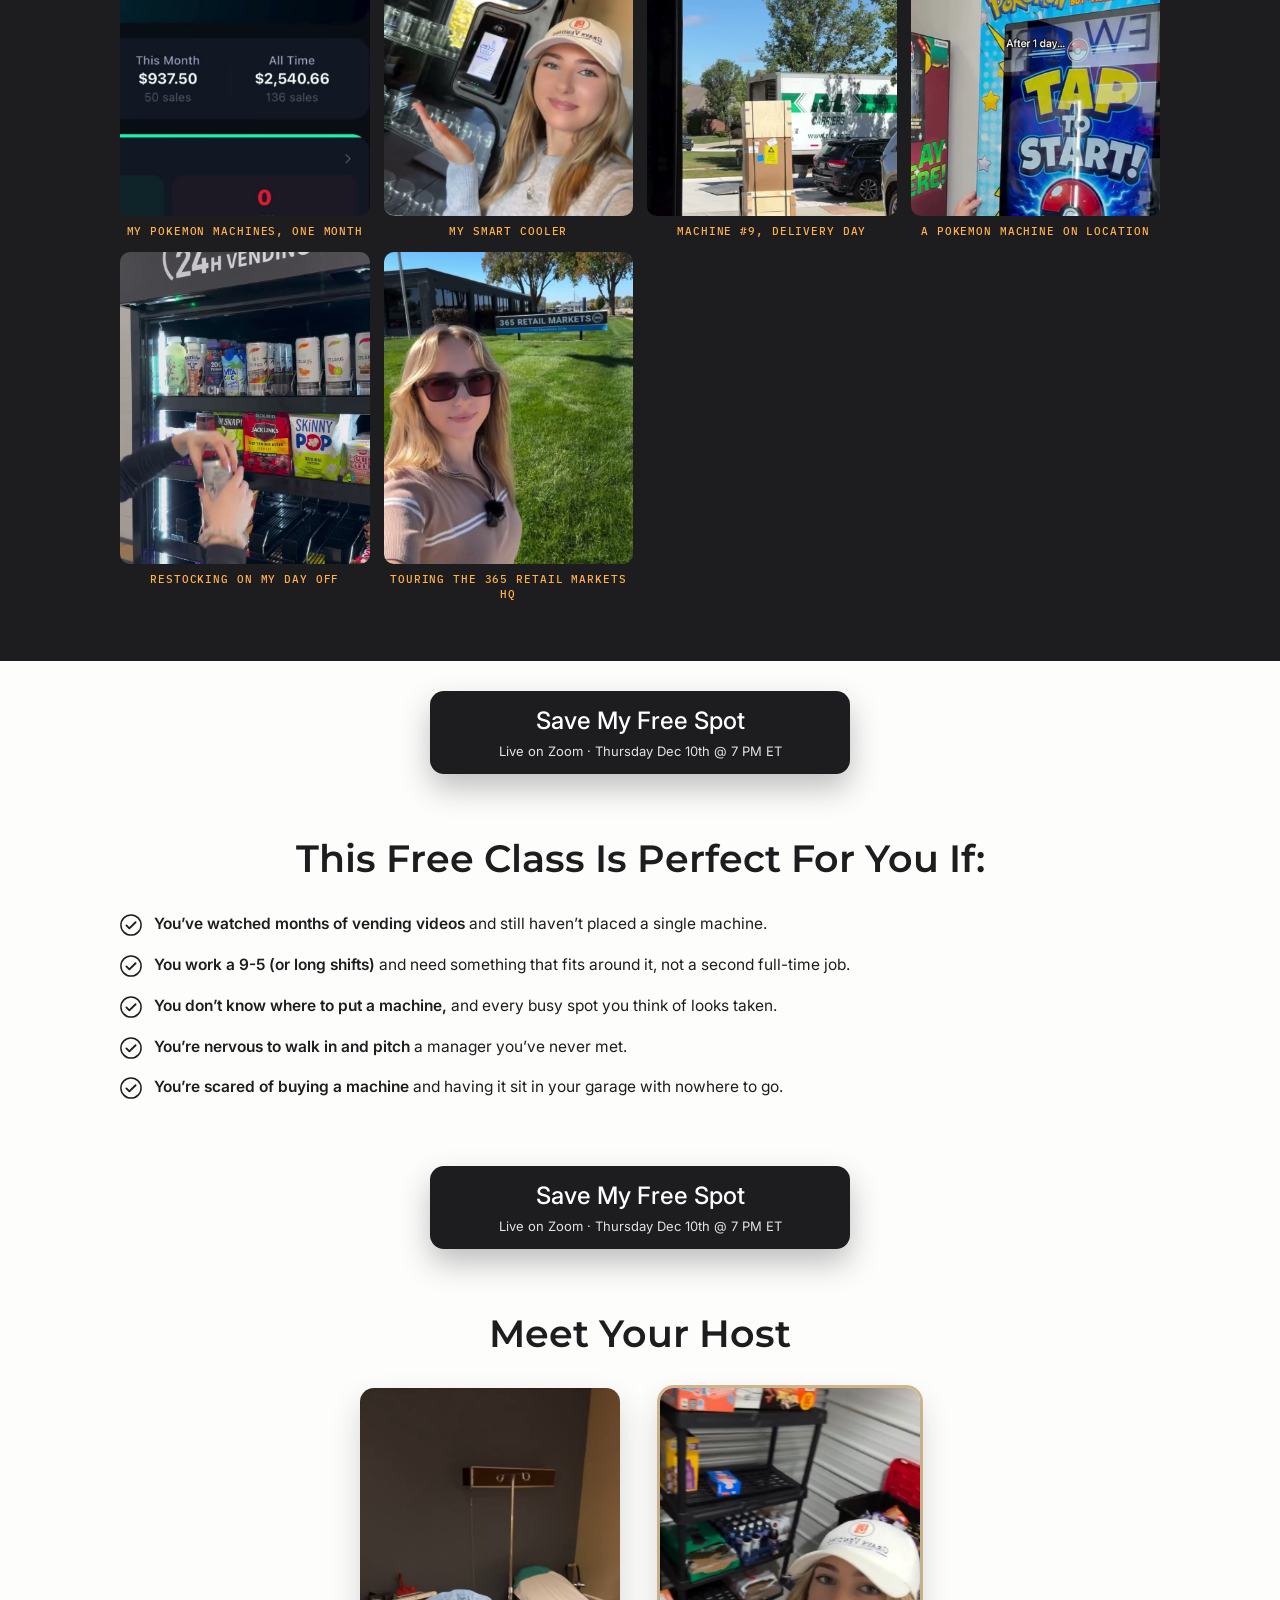
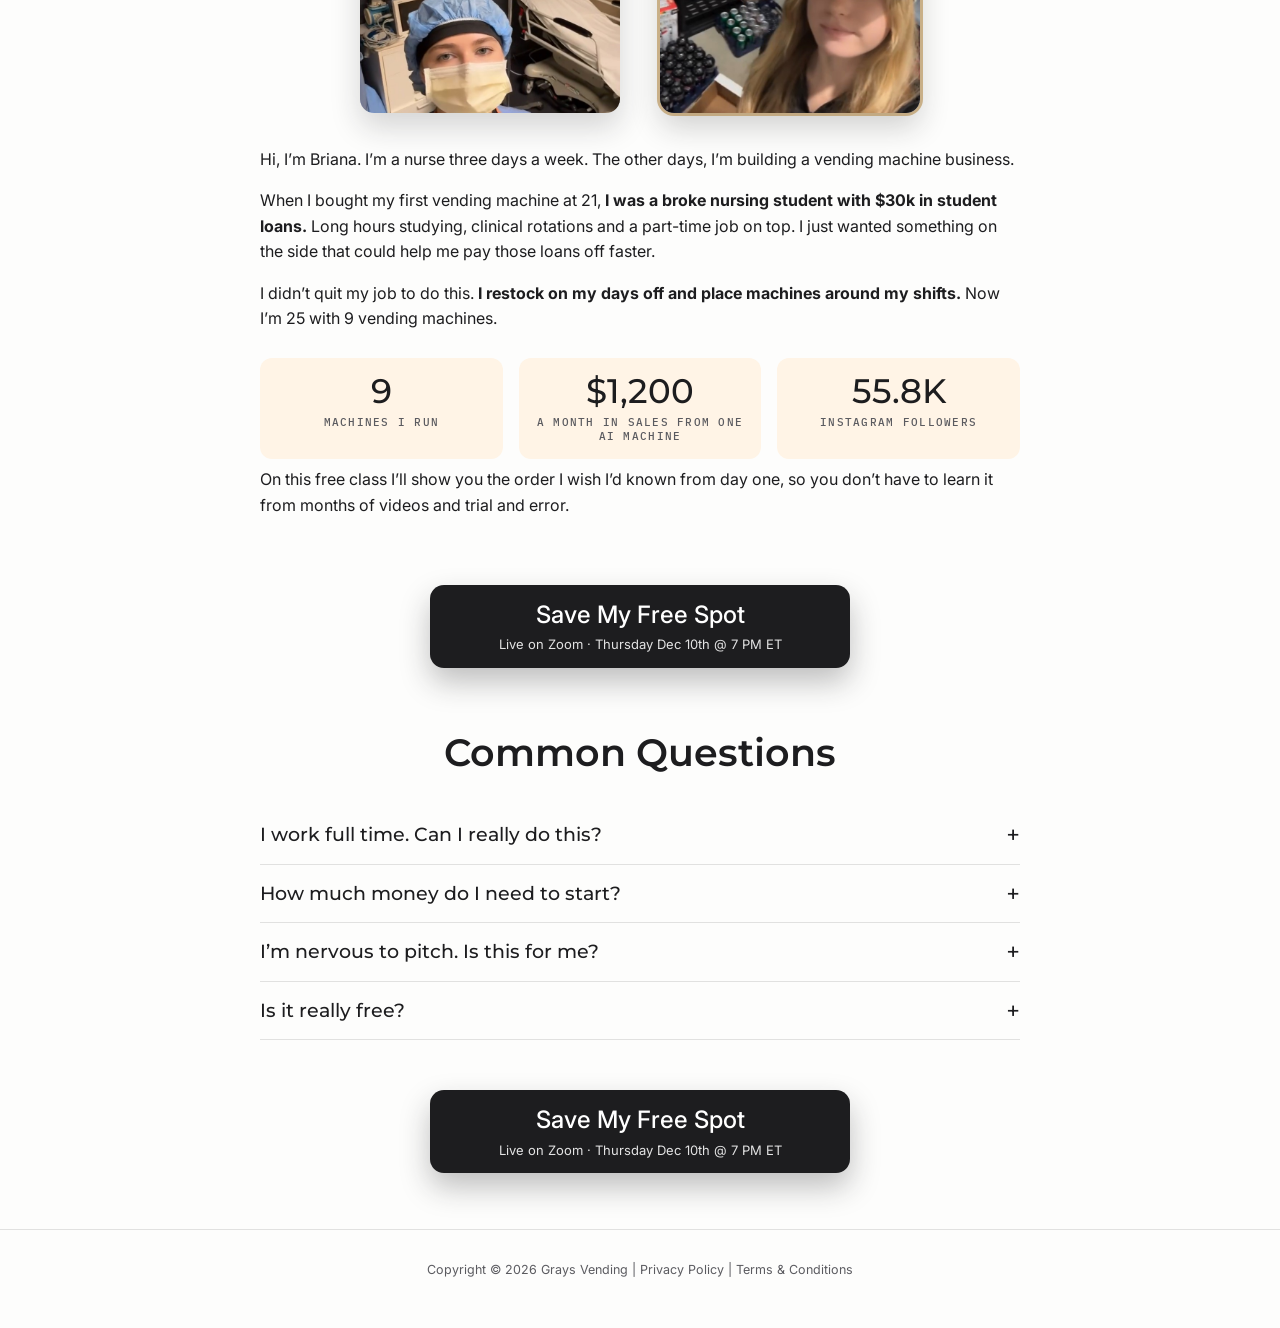
<file: register/index.html>
<!doctype html>
<html lang="en">
<head>
<meta charset="utf-8" />
<meta name="viewport" content="width=device-width, initial-scale=1" />
<title>Free Live Class &middot; Briana Gray</title>
<meta name="description" content="Free live class with Briana Gray: the proven 3-step plan 9-5ers use to land their first profitable vending location." />
<meta name="robots" content="noindex, nofollow" />
<link rel="icon" href="../assets/img/favicon.png" type="image/png" />
<link rel="apple-touch-icon" href="../assets/img/apple-touch-icon.png" />
<link rel="preconnect" href="https://fonts.googleapis.com"><link rel="preconnect" href="https://fonts.gstatic.com" crossorigin>
<link href="https://fonts.googleapis.com/css2?family=Montserrat:ital,wght@0,500;0,600;0,700;0,800;1,600&family=Inter:wght@400;500;600;700&family=IBM+Plex+Mono:wght@400;500&display=swap" rel="stylesheet">
<style>
:root{--bg:#fdfdfc;--blush:#fff4e6;--ink:#1d1d1f;--mute:#5b5b60;--red:#1d1d1f;--red2:#0d0d0e;--wine:#1d1d1f;--gold:#ff9104;--gold2:#ffb04d;--slate:#8a8f98;--line:rgba(29,29,31,.12)}
*{box-sizing:border-box}html,body{margin:0}
body{background:var(--bg);color:var(--ink);font:400 16px/1.6 Inter,system-ui,sans-serif;-webkit-font-smoothing:antialiased}
img{max-width:100%;display:block}
h1,h2,h3{font-family:Montserrat,Arial,sans-serif;font-weight:600;margin:0;line-height:1.22}
.wrap{max-width:1080px;margin:0 auto;padding:0 20px}
.bar{background:var(--red);color:#fff;text-align:center;padding:12px 16px;font:500 15px/1.4 Inter}
.bar b{display:block;font-weight:500;opacity:.92}
.hero{text-align:center;padding:40px 0 10px}
.hero h1{font-size:clamp(28px,4.2vw,46px);max-width:960px;margin:0 auto}
.hero h1 strong{font-weight:700}
.hero .sub{max-width:720px;margin:18px auto 0;font:400 17px/1.55 Montserrat,sans-serif;color:var(--mute)}
.learn{display:grid;grid-template-columns:330px 1fr;gap:44px;align-items:start;padding:36px 0 10px}
.learn__ph{border-radius:14px;overflow:hidden;box-shadow:0 18px 40px rgba(29,29,31,.18);position:sticky;top:20px}
.learn__ph img{width:100%;aspect-ratio:4/5;object-fit:cover;object-position:50% 25%}
.learn h2{font-size:clamp(24px,2.8vw,32px);font-weight:700;margin-bottom:18px}
ul.ck{list-style:none;margin:0;padding:0}
ul.ck li{display:flex;gap:12px;margin:0 0 16px}
ul.ck svg{flex:0 0 22px;width:22px;height:22px;color:var(--red);margin-top:2px}
ul.ck p{margin:0;font-size:15.5px}
ul.ck b{font-weight:600}
.bonus u{text-decoration-color:var(--gold);text-underline-offset:3px}
.cta{text-align:center;padding:30px 0 6px}
.btn{appearance:none;border:0;cursor:pointer;background:var(--red);color:#fff;border-radius:14px;padding:16px 46px 14px;box-shadow:0 14px 30px rgba(29,29,31,.28);font-family:Inter;min-width:min(420px,100%)}
.btn__t{display:flex;align-items:center;justify-content:center;gap:12px;font:500 24px/1.2 Inter}
.btn__t svg{width:24px;height:24px}
.btn__s{display:block;font:400 13px/1.4 Inter;opacity:.88;margin-top:6px}
.btn:hover{filter:brightness(1.06)}
.cd{display:inline-block;margin:18px auto 0;background:var(--wine);color:#fff;border-radius:14px;padding:14px 22px 12px;box-shadow:0 10px 26px rgba(29,29,31,.3)}
.cdw{text-align:center}
.cd__t{margin:0 0 10px;font:600 11px/1 Inter;letter-spacing:.14em;text-transform:uppercase;display:flex;align-items:center;gap:8px;justify-content:center}
.cd__t i{width:8px;height:8px;border-radius:50%;background:var(--gold2);box-shadow:0 0 0 3px rgba(231,200,141,.25)}
.cd__row{display:flex;gap:10px;justify-content:center}
.cd__row div{text-align:center}
.cd__row b{display:block;min-width:52px;padding:10px 6px;background:var(--gold2);color:var(--wine);border-radius:8px;font:700 24px/1 Inter}
.cd__row span{display:block;margin-top:6px;font:600 10px/1 Inter;letter-spacing:.12em;text-transform:uppercase;opacity:.75}
.quotes{display:grid;grid-template-columns:1fr 1fr;gap:20px;padding:34px 0 50px}
.qc{background:var(--red);color:#fff;border-radius:16px;padding:26px 26px 22px;box-shadow:0 14px 30px rgba(29,29,31,.22)}
.qc .qm{margin:0;font:700 44px/0.6 Montserrat,sans-serif;color:var(--gold2)}
.qc blockquote{margin:12px 0 18px;font:400 17px/1.55 Montserrat,sans-serif}
.qc .who{display:flex;align-items:center;gap:12px;font-size:13px;line-height:1.4}
.qc .who i{width:46px;height:46px;border-radius:50%;background:var(--gold2);color:var(--wine);display:grid;place-items:center;font:700 18px Montserrat,sans-serif;font-style:normal}
.qc .stars{color:var(--gold2);letter-spacing:4px;margin-top:4px}
.dark{background:var(--wine);color:#fff;padding:60px 0}
.dark h2{text-align:center;font-size:clamp(24px,3vw,34px);font-weight:700;max-width:820px;margin:0 auto}
.vid{max-width:420px;margin:30px auto 10px;border-radius:12px;overflow:hidden;position:relative}
.vid img{width:100%;aspect-ratio:9/12;object-fit:cover;object-position:50% 25%}
.vid span{position:absolute;left:50%;top:50%;transform:translate(-50%,-50%);width:74px;height:52px;border-radius:10px;background:var(--red);display:grid;place-items:center}
.vid span::after{content:"";border-left:18px solid #fff;border-top:11px solid transparent;border-bottom:11px solid transparent;margin-left:4px}
.note{text-align:center;font:italic 400 15px/1.5 Montserrat,sans-serif;color:rgba(255,255,255,.8);margin:18px auto 0;max-width:620px}
.row{display:grid;grid-template-columns:1fr 1fr;gap:44px;align-items:center;padding:44px 0;border-bottom:1px solid rgba(231,200,141,.22)}
.row:last-child{border-bottom:0}
.row.rev .row__shot{order:2}
.row__shot{background:#fff;border-radius:12px;padding:10px;box-shadow:0 18px 40px rgba(0,0,0,.35)}
.row__shot img{width:100%;border-radius:6px;max-height:520px;object-fit:cover;object-position:50% 0}
.row__role{color:var(--gold2);font-size:14px;margin:0 0 6px}
.row h3{font-size:clamp(28px,3.2vw,40px)}
.row blockquote{margin:18px 0 0;font-size:16px;line-height:1.65;color:rgba(255,255,255,.9)}
.sec{padding:56px 0 20px}
.sec h2{text-align:center;font-size:clamp(26px,3.2vw,38px);margin-bottom:30px}
.fit{max-width:760px;margin:0 auto}
.fit li p{font-size:16px}
.about{max-width:760px;margin:0 auto}
.duo{display:grid;grid-template-columns:1fr 1fr;gap:40px;max-width:560px;margin:0 auto 34px}
.duo figure{margin:0;text-align:center}
.duo figcaption{font:400 24px/1.2 Montserrat,sans-serif;margin-bottom:12px}
.duo figcaption em{color:var(--red);font-style:normal}
.duo img{width:100%;aspect-ratio:4/5;object-fit:cover;border-radius:14px;box-shadow:0 14px 30px rgba(29,29,31,.18)}
.duo figure:last-child img{box-shadow:0 0 0 3px rgba(180,138,74,.6),0 14px 30px rgba(29,29,31,.2)}
.about p{margin:0 0 16px;font-size:16px}
.press{display:flex;justify-content:center;margin:26px 0 6px}
.press img{max-width:420px;width:100%;border-radius:8px}
.cards{display:grid;grid-template-columns:1fr 1fr;gap:20px}
.card{background:#fff;border:1px solid var(--line);border-radius:16px;padding:24px;box-shadow:0 10px 24px rgba(29,29,31,.06)}
.card .role{color:var(--red);font-size:13px;margin:0}
.card h3{font-size:26px;margin:4px 0 12px}
.card blockquote{margin:0;font-size:15.5px;color:var(--mute)}
.sub2{text-align:center;color:var(--mute);font:italic 400 17px Montserrat,sans-serif;margin:-18px 0 28px}
.wall{display:grid;grid-template-columns:repeat(3,1fr);gap:18px}
.wall figure{margin:0;background:#fff;border:1px solid var(--line);border-radius:14px;padding:10px;box-shadow:0 10px 24px rgba(29,29,31,.06)}
.wall img{width:100%;border-radius:8px}
.wall figcaption{font:italic 400 15px/1.4 Montserrat,sans-serif;text-align:center;padding:10px 4px 2px}
.foot{margin-top:50px;padding:30px 20px 40px;text-align:center;font-size:12.5px;color:var(--mute);border-top:1px solid var(--line)}
.foot p{max-width:820px;margin:0 auto 8px}
.mo{position:fixed;inset:0;background:rgba(29,29,31,.62);display:none;align-items:flex-start;justify-content:center;z-index:50;padding:40px 16px;overflow:auto}
.mo.open{display:flex}
.mo-box{background:#fff;border-radius:12px;max-width:560px;width:100%;padding:30px 28px 22px;position:relative;text-align:center}
.mo-x{position:absolute;right:10px;top:6px;border:0;background:none;font-size:30px;cursor:pointer;color:var(--ink)}
.mo h3{font-size:22px;margin-bottom:14px}
.mo .pill{display:inline-flex;gap:10px;align-items:center;border:1px solid var(--line);border-radius:10px;padding:8px 14px;font:600 11px/1.3 Inter;box-shadow:0 4px 12px rgba(0,0,0,.06);margin-bottom:20px}
.mo .pill i{font-style:normal;color:var(--red);letter-spacing:.12em;text-transform:uppercase;padding-right:10px;border-right:1px solid var(--line)}
.mo input{display:block;width:100%;max-width:400px;margin:0 auto 10px;padding:13px 14px;border:1px solid #d9cfcb;border-radius:8px;font:400 15px Inter;box-shadow:0 2px 6px rgba(0,0,0,.05)}
.mo input.err{border-color:var(--red)}
.mo .er{color:var(--red);font-size:13px;min-height:18px;margin:2px 0 6px}
.mo .btn{min-width:0;width:100%;max-width:400px;padding:15px 20px;border-radius:40px}
.mo .btn__t{font:700 17px Inter;text-transform:uppercase;letter-spacing:.02em}
.mo .fine{font-size:10.5px;color:var(--mute);max-width:400px;margin:12px auto 0;line-height:1.5}
@media (max-width:820px){
 .learn{grid-template-columns:1fr;gap:24px}.learn__ph{position:static;max-width:340px;margin:0 auto}
 .quotes,.cards,.row{grid-template-columns:1fr}.row{gap:22px}.row.rev .row__shot{order:0}
 .wall{grid-template-columns:1fr 1fr}
 .btn__t{font-size:20px}.btn{padding:14px 22px 12px}
}
@media (max-width:480px){.wall{grid-template-columns:1fr}.duo{gap:16px}.duo figcaption{font-size:19px}.cd__row b{min-width:44px;font-size:20px}}

.hero .eyebrow{font:500 12px/1 "IBM Plex Mono",monospace;letter-spacing:.18em;text-transform:uppercase;color:var(--mute);margin:0 0 16px}
.learn ol{list-style:none;margin:0;padding:0;counter-reset:n}
.learn ol li{display:grid;grid-template-columns:44px 1fr;gap:14px;margin:0 0 18px}
.learn ol li::before{counter-increment:n;content:"0" counter(n);font:500 14px/1 "IBM Plex Mono",monospace;color:var(--mute);padding-top:6px}
.learn ol b{display:block;font:500 20px/1.3 Montserrat,sans-serif}
.learn ol p{margin:4px 0 0;font-size:15.5px;color:var(--mute)}
.stats{display:grid;grid-template-columns:repeat(3,1fr);gap:16px;margin:26px 0 8px}
.stats div{background:var(--blush);border-radius:12px;padding:16px 10px;text-align:center}
.stats b{display:block;font:500 34px/1 Montserrat,sans-serif}
.stats span{display:block;margin-top:8px;font:500 10.5px/1.3 "IBM Plex Mono",monospace;letter-spacing:.12em;text-transform:uppercase;color:var(--mute)}
.prwall{display:grid;grid-template-columns:repeat(4,1fr);gap:14px}
.prwall figure{margin:0}
.prwall img{width:100%;aspect-ratio:4/5;object-fit:cover;border-radius:10px}
.prwall figcaption{font:500 11px/1.3 "IBM Plex Mono",monospace;letter-spacing:.08em;text-transform:uppercase;color:var(--mute);text-align:center;padding-top:8px}
.dark .prwall figcaption{color:var(--gold2)}
.faq{max-width:760px;margin:0 auto}
.faq details{border-bottom:1px solid var(--line);padding:16px 0}
.faq summary{cursor:pointer;font:500 19px/1.35 Montserrat,sans-serif;list-style:none;display:flex;justify-content:space-between;gap:16px}
.faq summary::after{content:"+";font:400 22px/1 Inter}
.faq details[open] summary::after{content:"\2013"}
.faq p{margin:10px 0 0;color:var(--mute)}
@media (max-width:820px){.prwall{grid-template-columns:1fr 1fr}.stats b{font-size:26px}}
</style>
</head>
<body>
<div class="bar">For 9-5ers Who Want A Business Of Their Own Without Quitting Their Job&hellip;<b data-when-long>Thursday November 5th, 7 PM ET</b></div>
<main>
<div class="wrap">
  <section class="hero">
    <p class="eyebrow">Free live class with Briana Gray</p>
    <h1><strong>The Proven 3-Step Plan 9-5ers Use To Land Their First Profitable Vending Location</strong> (Even If You&rsquo;re Starting With $0 And Nervous To Pitch)</h1>
    <p class="sub">&hellip;so you can stop researching, skip the commission and place a machine that pays for itself, around the job you already have.</p>
  </section>
  <div class="cta"><button type="button" class="btn" data-open-modal><span class="btn__t">Save My Free Spot</span><span class="btn__s">Live on Zoom &middot; <span data-when-short>Thursday Nov 5th @ 7 PM ET</span></span></button></div>
  <div class="cdw"><div class="cd"><p class="cd__t"><i></i>The live class starts in&hellip;</p><div class="cd__row"><div><b data-cd="d">0</b><span>Days</span></div><div><b data-cd="h">0</b><span>Hours</span></div><div><b data-cd="m">0</b><span>Mins</span></div><div><b data-cd="s">0</b><span>Secs</span></div></div></div></div>
  <section class="learn">
    <div class="learn__ph"><img src="../assets/img/deck/b-cooler-smile.jpg" alt="Briana Gray"></div>
    <div>
      <h2>On This Free Live Class, You&rsquo;ll Discover&hellip;</h2>
      <ol>
<li><div><b>Find a captive location</b><p>Why a busy spot isn&rsquo;t the same as a profitable one, and the 10 kinds of places where people are stuck on site for hours with nowhere to eat.</p></div></li>
<li><div><b>Pitch it without paying commission</b><p>Who to ask first (hint: people who already know you), and what to say so a manager says yes without you giving away a cut.</p></div></li>
<li><div><b>Buy the machine last</b><p>Why you never buy a machine before you have a location, and how I bought my $4,000 smart machine and let it pay itself off.</p></div></li>
<li><div><b>Open Q&amp;A: ask me anything about vending</b><p>Bring your questions about machines, locations and money. I&rsquo;ll answer them live.</p></div></li>
</ol>
    </div>
  </section>
  <div class="cta"><button type="button" class="btn" data-open-modal><span class="btn__t">Save My Free Spot</span><span class="btn__s">Live on Zoom &middot; <span data-when-short>Thursday Nov 5th @ 7 PM ET</span></span></button></div>
</div>
<section class="dark">
  <div class="wrap">
    <h2>The Machines I Run Around My Nursing Shifts</h2>
    <p class="note">(No business degree. No sales background. Just the 3 steps I&rsquo;ll show you on this class.)</p>
    <div class="prwall" style="margin-top:30px">
      <figure><img src="../assets/img/proof/p-dashboard.jpg" alt="My Pokemon machines, one month" loading="lazy"><figcaption>My Pokemon machines, one month</figcaption></figure><figure><img src="../assets/img/proof/p-cooler.jpg" alt="My smart cooler" loading="lazy"><figcaption>My smart cooler</figcaption></figure><figure><img src="../assets/img/proof/p-delivery.jpg" alt="Machine #9, delivery day" loading="lazy"><figcaption>Machine #9, delivery day</figcaption></figure><figure><img src="../assets/img/proof/p-pokemon.jpg" alt="A Pokemon machine on location" loading="lazy"><figcaption>A Pokemon machine on location</figcaption></figure><figure><img src="../assets/img/proof/p-restock.jpg" alt="Restocking on my day off" loading="lazy"><figcaption>Restocking on my day off</figcaption></figure><figure><img src="../assets/img/proof/p-365.jpg" alt="Touring the 365 Retail Markets HQ" loading="lazy"><figcaption>Touring the 365 Retail Markets HQ</figcaption></figure>
    </div>
  </div>
</section>
<div class="wrap">
  <div class="cta"><button type="button" class="btn" data-open-modal><span class="btn__t">Save My Free Spot</span><span class="btn__s">Live on Zoom &middot; <span data-when-short>Thursday Nov 5th @ 7 PM ET</span></span></button></div>
  <section class="sec">
    <h2>This Free Class Is Perfect For You If:</h2>
    <ul class="ck"><li><svg viewBox="0 0 24 24" aria-hidden="true"><circle cx="12" cy="12" r="11" fill="none" stroke="currentColor" stroke-width="1.6"/><path d="M7 12.5l3.2 3.2L17 9" fill="none" stroke="currentColor" stroke-width="2" stroke-linecap="round" stroke-linejoin="round"/></svg><p><b>You&rsquo;ve watched months of vending videos</b> and still haven&rsquo;t placed a single machine.</p></li><li><svg viewBox="0 0 24 24" aria-hidden="true"><circle cx="12" cy="12" r="11" fill="none" stroke="currentColor" stroke-width="1.6"/><path d="M7 12.5l3.2 3.2L17 9" fill="none" stroke="currentColor" stroke-width="2" stroke-linecap="round" stroke-linejoin="round"/></svg><p><b>You work a 9-5 (or long shifts)</b> and need something that fits around it, not a second full-time job.</p></li><li><svg viewBox="0 0 24 24" aria-hidden="true"><circle cx="12" cy="12" r="11" fill="none" stroke="currentColor" stroke-width="1.6"/><path d="M7 12.5l3.2 3.2L17 9" fill="none" stroke="currentColor" stroke-width="2" stroke-linecap="round" stroke-linejoin="round"/></svg><p><b>You don&rsquo;t know where to put a machine,</b> and every busy spot you think of looks taken.</p></li><li><svg viewBox="0 0 24 24" aria-hidden="true"><circle cx="12" cy="12" r="11" fill="none" stroke="currentColor" stroke-width="1.6"/><path d="M7 12.5l3.2 3.2L17 9" fill="none" stroke="currentColor" stroke-width="2" stroke-linecap="round" stroke-linejoin="round"/></svg><p><b>You&rsquo;re nervous to walk in and pitch</b> a manager you&rsquo;ve never met.</p></li><li><svg viewBox="0 0 24 24" aria-hidden="true"><circle cx="12" cy="12" r="11" fill="none" stroke="currentColor" stroke-width="1.6"/><path d="M7 12.5l3.2 3.2L17 9" fill="none" stroke="currentColor" stroke-width="2" stroke-linecap="round" stroke-linejoin="round"/></svg><p><b>You&rsquo;re scared of buying a machine</b> and having it sit in your garage with nowhere to go.</p></li></ul>
  </section>
  <div class="cta"><button type="button" class="btn" data-open-modal><span class="btn__t">Save My Free Spot</span><span class="btn__s">Live on Zoom &middot; <span data-when-short>Thursday Nov 5th @ 7 PM ET</span></span></button></div>
  <section class="sec about">
    <h2>Meet Your Host</h2>
    <div class="duo"><figure><img src="../assets/img/proof/p-nurse.jpg" alt="Briana Gray at work as a nurse" loading="lazy"></figure><figure><img src="../assets/img/deck/b-shelves.jpg" alt="Briana Gray restocking her vending machines" loading="lazy"></figure></div>
    <p>Hi, I&rsquo;m Briana. I&rsquo;m a nurse three days a week. The other days, I&rsquo;m building a vending machine business.</p>
    <p>When I bought my first vending machine at 21, <b>I was a broke nursing student with $30k in student loans.</b> Long hours studying, clinical rotations and a part-time job on top. I just wanted something on the side that could help me pay those loans off faster.</p>
    <p>I didn&rsquo;t quit my job to do this. <b>I restock on my days off and place machines around my shifts.</b> Now I&rsquo;m 25 with 9 vending machines.</p>
    <div class="stats"><div><b>9</b><span>Machines I run</span></div><div><b>$1,200</b><span>A month in sales from one AI machine</span></div><div><b>55.8K</b><span>Instagram followers</span></div></div>
    <p>On this free class I&rsquo;ll show you the order I wish I&rsquo;d known from day one, so you don&rsquo;t have to learn it from months of videos and trial and error.</p>
  </section>
  <div class="cta"><button type="button" class="btn" data-open-modal><span class="btn__t">Save My Free Spot</span><span class="btn__s">Live on Zoom &middot; <span data-when-short>Thursday Nov 5th @ 7 PM ET</span></span></button></div>
  <section class="sec">
    <h2>Common Questions</h2>
    <div class="faq">
      <details><summary>I work full time. Can I really do this?</summary><p>Yes. I started mine in nursing school with zero experience, working around classes. I still work three days a week as a nurse.</p></details>
      <details><summary>How much money do I need to start?</summary><p>Less than you think, and not all up front. On the class I&rsquo;ll show you why you secure the location first and buy the machine last.</p></details>
      <details><summary>I&rsquo;m nervous to pitch. Is this for me?</summary><p>Yes. That&rsquo;s the part people get stuck on most, so it&rsquo;s a big part of the class.</p></details>
      <details><summary>Is it really free?</summary><p>Yes. It&rsquo;s a free live class on Zoom. Save your spot and you&rsquo;ll get the link by email.</p></details>
    </div>
  </section>
  <div class="cta"><button type="button" class="btn" data-open-modal><span class="btn__t">Save My Free Spot</span><span class="btn__s">Live on Zoom &middot; <span data-when-short>Thursday Nov 5th @ 7 PM ET</span></span></button></div>
</div>
</main>
<footer class="foot">
  <p>Copyright &copy; 2026 Grays Vending | Privacy Policy | Terms &amp; Conditions</p>
</footer>
<div class="mo" id="mo" role="dialog" aria-modal="true" aria-labelledby="moT">
  <div class="mo-box">
    <button type="button" class="mo-x" id="moX" aria-label="Close">&times;</button>
    <h3 id="moT">Save Your Free Spot Below:</h3>
    <div class="pill"><i>Live class</i><span data-when-pill>Thursday, November 5 &middot; 7:00 PM ET &middot; 4:00 PM PT</span></div>
    <form id="moF" novalidate>
      <input id="moN" type="text" autocomplete="given-name" placeholder="Your First Name...*" aria-label="First name">
      <input id="moL" type="text" autocomplete="family-name" placeholder="Your Last Name...*" aria-label="Last name">
      <input id="moE" type="email" autocomplete="email" placeholder="Your Email Address...*" aria-label="Email address">
      <p class="er" id="moErr" role="alert"></p>
      <button type="submit" class="btn"><span class="btn__t">Save My Free Spot</span></button>
    </form>
    <p class="fine">By submitting this form, you acknowledge that your personal data will be handled in accordance with our Privacy Policy. You can unsubscribe at any time using the link at the bottom of our emails.</p>
  </div>
</div>
<script>
(function(){
  var t=new Date("2026-11-06T00:00:00Z");
  while(t.getTime()<Date.now()) t=new Date(t.getTime()+7*86400000);
  function f(o){try{return t.toLocaleDateString("en-US",Object.assign({timeZone:"America/New_York"},o))}catch(e){return""}}
  var day=f({weekday:"long"}),mon=f({month:"long"}),ms=f({month:"short"}),dd=+f({day:"numeric"});
  var sfx=(dd%10==1&&dd!=11)?"st":(dd%10==2&&dd!=12)?"nd":(dd%10==3&&dd!=13)?"rd":"th";
  if(day){
    document.querySelectorAll("[data-when-long]").forEach(function(e){e.textContent=day+" "+mon+" "+dd+sfx+", 7 PM ET"});
    document.querySelectorAll("[data-when-short]").forEach(function(e){e.textContent=day+" "+ms+" "+dd+sfx+" @ 7 PM ET"});
    document.querySelectorAll("[data-when-pill]").forEach(function(e){e.textContent=day+", "+mon+" "+dd+" · 7:00 PM ET · 4:00 PM PT"});
  }
  var els={d:[],h:[],m:[],s:[]};
  document.querySelectorAll("[data-cd]").forEach(function(e){els[e.getAttribute("data-cd")].push(e)});
  function tick(){var x=Math.max(0,Math.floor((t.getTime()-Date.now())/1000));var v={d:Math.floor(x/86400),h:Math.floor(x%86400/3600),m:Math.floor(x%3600/60),s:x%60};for(var k in v)els[k].forEach(function(e){e.textContent=v[k]})}
  tick();setInterval(tick,1000);
})();
(function(){
  var mo=document.getElementById("mo"),f=document.getElementById("moF"),n=document.getElementById("moN"),e=document.getElementById("moE"),er=document.getElementById("moErr"),last;
  function open(ev){if(ev)ev.preventDefault();last=document.activeElement;mo.classList.add("open");setTimeout(function(){n.focus()},60)}
  function close(){mo.classList.remove("open");if(last&&last.focus)last.focus()}
  document.querySelectorAll("[data-open-modal]").forEach(function(b){b.addEventListener("click",open)});
  document.getElementById("moX").addEventListener("click",close);
  mo.addEventListener("click",function(ev){if(ev.target===mo)close()});
  document.addEventListener("keydown",function(ev){if(ev.key==="Escape"&&mo.classList.contains("open"))close()});
  f.addEventListener("submit",function(ev){
    ev.preventDefault();n.classList.remove("err");e.classList.remove("err");er.textContent="";
    if(!n.value.trim()){n.classList.add("err");er.textContent="Please enter your first name.";n.focus();return}
    if(!/^[^\s@]+@[^\s@]+\.[^\s@]+$/.test(e.value.trim())){e.classList.add("err");er.textContent="Please enter a valid email.";e.focus();return}
    location.href="../thank-you/";
  });
})();
</script>
</body>
</html>
</file>
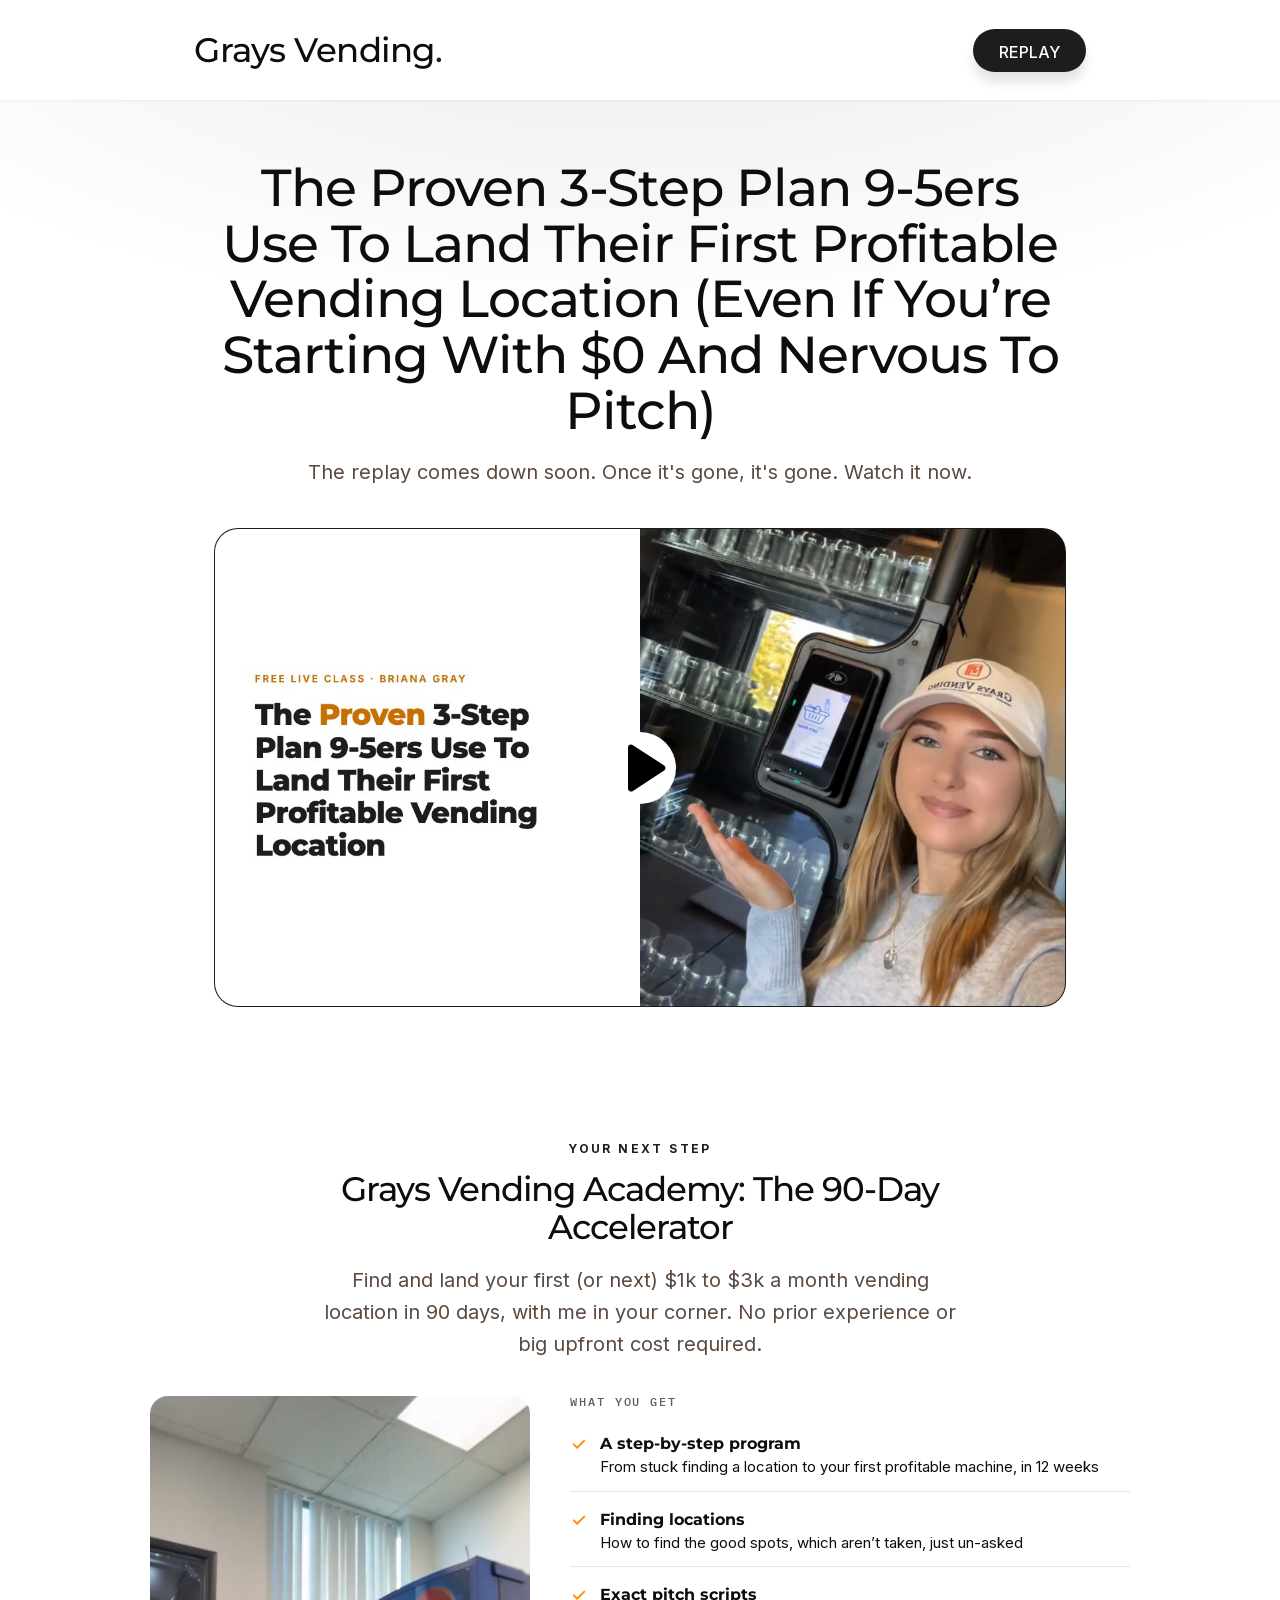
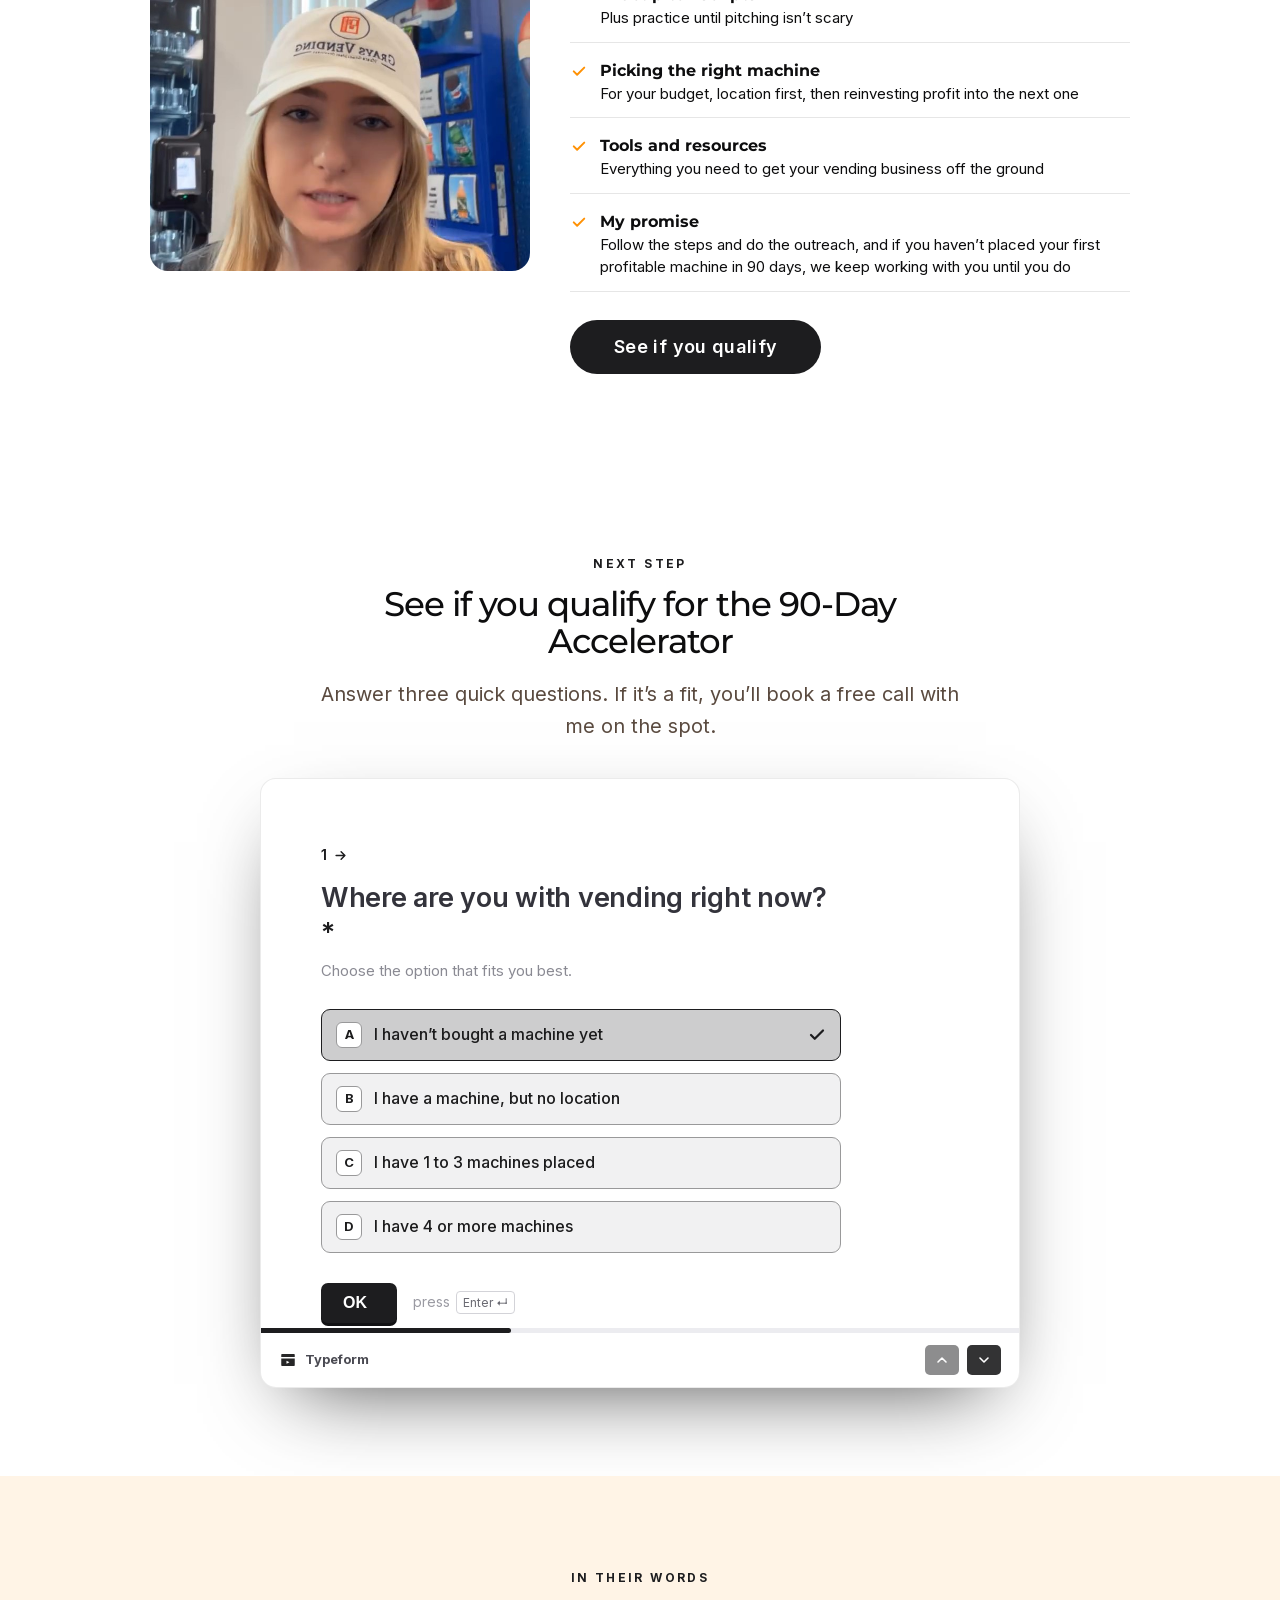
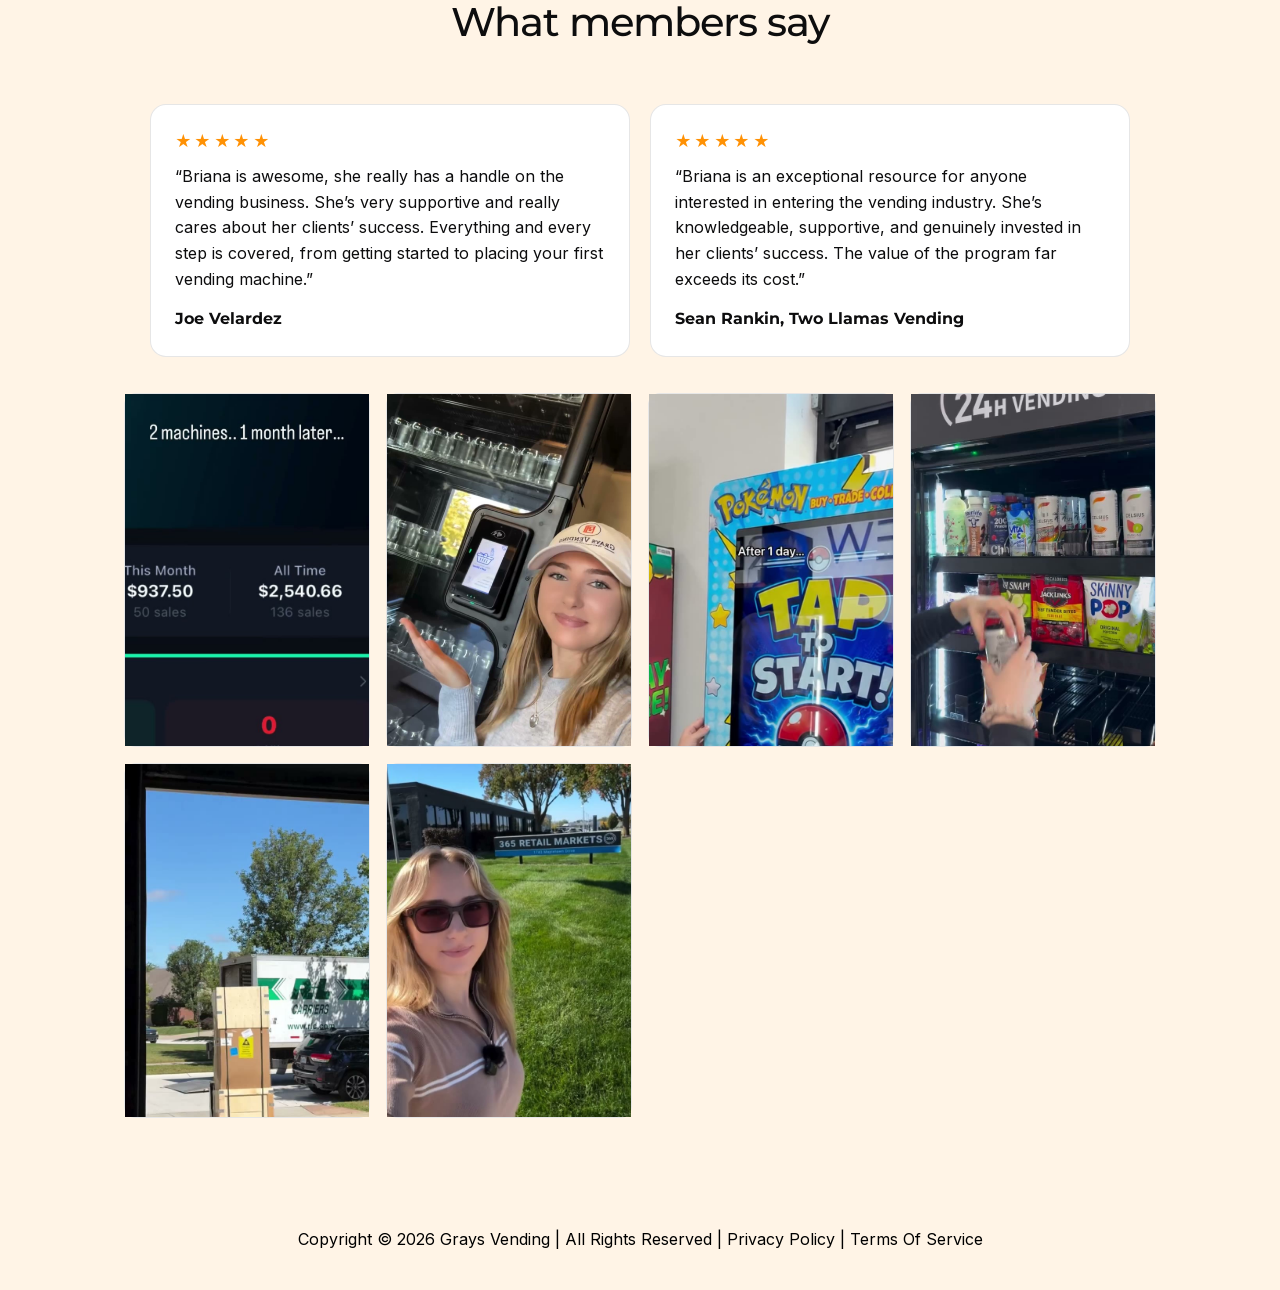
<file: replay/index.html>
<!DOCTYPE html>
<html lang="en">
<head>
<meta charset="utf-8">
<meta name="viewport" content="width=device-width, initial-scale=1, viewport-fit=cover">
<title>Replay &middot; Briana Gray&rsquo;s Free Live Class</title>
<meta name="description" content="Watch the replay, then apply below.">
<meta name="robots" content="noindex">
  <link rel="icon" href="../assets/img/favicon.png" type="image/png" />
  <link rel="apple-touch-icon" href="../assets/img/apple-touch-icon.png" />
<script>try{if("scrollRestoration" in history)history.scrollRestoration="manual"}catch(e){}addEventListener("load",function(){if(!location.hash)scrollTo(0,0)});</script>
<link rel="preconnect" href="https://fonts.googleapis.com">
<link rel="preconnect" href="https://fonts.gstatic.com" crossorigin>
<link href="https://fonts.googleapis.com/css2?family=Montserrat:ital,wght@0,500;0,600;0,700;0,800;1,600&family=Inter:wght@400;500;600;700&family=IBM+Plex+Mono:wght@400;500&display=swap" rel="stylesheet">
<link rel="stylesheet" href="../assets/funnel.css?v=1">
<style>
  @font-face{font-family:"SFD";src:url(../assets/fonts/sfpro-bold.woff2) format("woff2");font-weight:700;font-display:swap}
  @font-face{font-family:"Inter";src:url(../assets/fonts/inter-normal.woff2) format("woff2");font-weight:100 900;font-display:swap}
  :root{
    --bg:#fdfdfc;--surface:#ffffff;--surface-2:#fff4e6;
    --line:rgba(14,13,13,.10);--line-soft:rgba(14,13,13,.06);
    --text:#0d0d0e;--text-2:#5a4a3f;--text-3:#5b5b60;
    --accent:#1d1d1f;--accent-2:#8a8f98;--accent-ink:#ffffff;
    --accent-soft:rgba(29,29,31,.10);--accent-glow:rgba(29,29,31,.28);
    --radius:22px;--maxw:1080px;
    --font:Inter,-apple-system,BlinkMacSystemFont,"Segoe UI",Helvetica,Arial,sans-serif;
  }
  h1,h2,h3{font-family:Inter,-apple-system,sans-serif}
  *{box-sizing:border-box}
  html{scroll-behavior:smooth}
  body{margin:0;background:var(--bg);color:var(--text);font-family:var(--font);
    -webkit-font-smoothing:antialiased;line-height:1.6;overflow-x:hidden}
  img{max-width:100%;display:block}
  a{color:inherit;text-decoration:none}
  .wrap{max-width:var(--maxw);margin:0 auto;padding:0 24px}
  .narrow{max-width:900px}
  h1,h2,h3{margin:0;letter-spacing:-.02em}
  h1{font-size:clamp(32px,5vw,52px);line-height:1.07;font-weight:800}
  h2{font-size:clamp(26px,4vw,40px);line-height:1.1;font-weight:800}
  .eyebrow{display:inline-block;font-size:12px;font-weight:700;letter-spacing:.2em;
    text-transform:uppercase;color:var(--accent);margin:0 0 16px}
  .lead{font-size:clamp(17px,2vw,20px);color:var(--text-2);margin:18px 0 0}
  .sec-head{text-align:center;max-width:720px;margin:0 auto 60px}
  .section{padding:88px 0;position:relative}
  .tint{background:radial-gradient(80% 120% at 50% 0%, rgba(255,255,255,.03), transparent 60%)}

  /* topbar (brand + pill = 2 elements → bar allowed) */
  .topbar{border-bottom:1px solid var(--line);background:rgba(251,247,243,.86);backdrop-filter:blur(8px)}
  .topbar .row{display:flex;align-items:center;justify-content:space-between;height:66px}
  .brand{display:inline-flex;align-items:center;gap:10px;font-weight:700;font-size:18px}
  .brand .mark{width:26px;height:26px;color:var(--accent)}
  .pill{display:inline-flex;align-items:center;gap:9px;font-size:12.5px;font-weight:700;
    letter-spacing:.08em;text-transform:uppercase;color:var(--accent);
    background:var(--accent-soft);border:1px solid color-mix(in srgb,var(--accent) 30%,transparent);
    border-radius:999px;padding:7px 15px}
  .pill .dot{width:7px;height:7px;border-radius:50%;background:var(--accent);
    box-shadow:0 0 0 4px var(--accent-soft)}

  /* hero + replay video */
  .hero{text-align:center;padding:60px 0 40px;position:relative;overflow:hidden}
  .hero::before{content:"";position:absolute;inset:0;pointer-events:none;
    background:radial-gradient(120% 70% at 50% -18%, var(--accent-soft), transparent 60%)}
  .hero .wrap{position:relative}
  .replay-frame{aspect-ratio:16/9;margin:40px auto 0;max-width:900px;border-radius:16px;
    overflow:hidden;position:relative;border:1px solid var(--line);
    background:#1d1d1f;display:grid;place-items:center}
  .vplay{width:72px;height:72px;border-radius:50%;background:rgba(255,255,255,.95);
    color:#0b0c0e;display:grid;place-items:center;box-shadow:0 14px 40px rgba(0,0,0,.55)}
  .slot-label{font-size:12px;letter-spacing:.08em;text-transform:uppercase;color:var(--text-3)}

  /* apply section */
  .apply-head{text-align:center;max-width:640px;margin:0 auto 36px}
  .apply-head h2{font-size:clamp(24px,3.4vw,34px)}

  /* =====================================================================
     TYPEFORM MOCKUP, mimics a real single-question Typeform slide
     ===================================================================== */
  .typeform{max-width:760px;margin:0 auto;background:#fff;color:#2b2b31;border-radius:16px;
    position:relative;overflow:hidden;min-height:480px;
    box-shadow:0 30px 80px -34px rgba(0,0,0,.75);border:1px solid rgba(0,0,0,.08);
    display:flex;flex-direction:column}
  .tf-slide{flex:1;display:none;flex-direction:column;justify-content:center;
    padding:64px 60px;max-width:640px}
  .tf-slide.active{display:flex;animation:tfIn .38s cubic-bezier(.22,.61,.36,1)}
  @keyframes tfIn{from{opacity:0;transform:translateY(10px)}to{opacity:1;transform:none}}
  /* completion state */
  .tf-done{flex:1;display:none;flex-direction:column;align-items:center;justify-content:center;
    text-align:center;padding:64px 60px}
  .tf-done.active{display:flex;animation:tfIn .5s cubic-bezier(.22,.61,.36,1)}
  .tf-done .chk{width:66px;height:66px;border-radius:50%;margin-bottom:22px;display:grid;
    place-items:center;background:color-mix(in srgb,var(--accent) 15%,#fff);color:var(--accent)}
  .tf-done .chk svg{width:33px;height:33px}
  .tf-done h3{font-size:26px;font-weight:600;color:#33333b;letter-spacing:-.01em;line-height:1.25}
  .tf-done p{font-size:16px;color:#8a8a93;margin:10px 0 0}
  .tf-qnum{display:inline-flex;align-items:center;gap:6px;color:var(--accent);
    font-size:15px;font-weight:600;margin-bottom:14px}
  .tf-qnum svg{width:15px;height:15px}
  .tf-q{font-size:27px;font-weight:600;line-height:1.28;color:#33333b;letter-spacing:-.01em}
  .tf-q .req{color:var(--accent)}
  .tf-desc{font-size:15px;color:#8a8a93;margin-top:8px}
  .tf-opts{margin-top:26px;display:flex;flex-direction:column;gap:12px}
  .tf-opt{display:flex;align-items:center;gap:12px;padding:12px 14px;cursor:pointer;
    border:1.5px solid color-mix(in srgb,var(--accent) 45%,#fff);border-radius:9px;
    background:color-mix(in srgb,var(--accent) 6%,#fff);
    color:color-mix(in srgb,var(--accent) 88%,#111);font-size:16px;font-weight:500;
    transition:background .15s ease,border-color .15s ease}
  .tf-opt:hover{background:color-mix(in srgb,var(--accent) 14%,#fff)}
  .tf-opt.sel{background:color-mix(in srgb,var(--accent) 22%,#fff);border-color:var(--accent)}
  .tf-key{flex:none;width:26px;height:26px;border-radius:6px;display:grid;place-items:center;
    border:1.5px solid color-mix(in srgb,var(--accent) 45%,#fff);font-size:13px;font-weight:700;
    color:color-mix(in srgb,var(--accent) 88%,#111);background:#fff}
  .tf-opt .tick{margin-left:auto;width:18px;height:18px;color:var(--accent);opacity:0}
  .tf-opt.sel .tick{opacity:1}
  .tf-actions{display:flex;align-items:center;gap:16px;margin-top:30px}
  .tf-ok{display:inline-flex;align-items:center;gap:8px;background:var(--accent);color:#fff;
    font-weight:700;font-size:16px;border:none;border-radius:7px;padding:11px 22px;cursor:pointer;
    box-shadow:0 3px 0 color-mix(in srgb,var(--accent) 60%,#000)}
  .tf-ok:hover{filter:brightness(1.04)}
  .tf-hint{font-size:14px;color:#9a9aa2;display:flex;align-items:center;gap:6px}
  .tf-hint kbd{display:inline-flex;align-items:center;gap:4px;border:1px solid #d3d3d8;
    border-radius:4px;padding:1px 6px;font-size:12px;font-family:inherit;color:#6b6b73}
  /* progress + nav */
  .tf-bottom{position:absolute;left:0;right:0;bottom:0}
  .tf-progress{height:5px;background:#ececf0}
  .tf-progress i{display:block;height:100%;width:20%;background:var(--accent);
    border-radius:0 3px 3px 0;transition:width .3s ease}
  .tf-brandbar{display:flex;align-items:center;justify-content:space-between;padding:12px 18px}
  .tf-brand{display:flex;align-items:center;gap:8px;font-size:13px;font-weight:700;color:#4a4a52}
  .tf-brand svg{width:18px;height:18px}
  .tf-nav{display:flex;gap:8px}
  .tf-nav button{width:34px;height:30px;border:none;background:var(--accent);color:#fff;
    border-radius:5px;display:grid;place-items:center;cursor:pointer;opacity:.9}
  .tf-nav button:first-child{opacity:.5}
  .tf-nav svg{width:16px;height:16px}

  /* routing connector */
  .route-note{display:flex;align-items:center;justify-content:center;gap:12px;
    margin:26px auto;max-width:760px;color:var(--text-3);font-size:13px;
    letter-spacing:.06em;text-transform:uppercase;font-weight:600}
  .route-note::before,.route-note::after{content:"";flex:1;height:1px;
    background:linear-gradient(90deg,transparent,var(--line),transparent)}

  /* =====================================================================
     CALENDLY MOCKUP, mimics a real Calendly booking embed
     ===================================================================== */
  .calendly{max-width:900px;margin:0 auto;background:#fff;color:#0a2540;border-radius:14px;
    overflow:hidden;border:1px solid rgba(0,0,0,.1);box-shadow:0 30px 80px -34px rgba(0,0,0,.75);
    display:grid;grid-template-columns:280px 1fr 210px;min-height:440px;font-size:14px}
  .cy-info{padding:26px 24px;border-right:1px solid #eef0f2}
  .cy-host{display:flex;align-items:center;gap:10px;margin-bottom:18px}
  .cy-host .av{width:34px;height:34px;border-radius:50%;background:#e6ecf5;overflow:hidden;
    display:grid;place-items:center;font-weight:700;color:#0a2540;font-size:14px}
  .cy-host .av img{width:100%;height:100%;object-fit:cover}
  .cy-hostname{font-size:14px;color:#6b7785;font-weight:600}
  .cy-title{font-size:22px;font-weight:700;color:#1a1a1a;line-height:1.2;margin:2px 0 18px}
  .cy-meta{display:flex;flex-direction:column;gap:12px;color:#4a5561;font-size:14.5px}
  .cy-meta div{display:flex;align-items:flex-start;gap:10px}
  .cy-meta svg{width:19px;height:19px;flex:none;color:#4a5561;margin-top:1px}
  .cy-desc{margin-top:22px;font-size:13.5px;color:#6b7785;line-height:1.5}
  /* calendar */
  .cy-cal{padding:26px 26px 20px}
  .cy-cal h4{margin:0 0 18px;font-size:17px;font-weight:700;color:#1a1a1a}
  .cy-month{display:flex;align-items:center;justify-content:space-between;margin-bottom:14px}
  .cy-month b{font-size:15px;font-weight:700;color:#1a1a1a}
  .cy-month .nav{display:flex;gap:6px}
  .cy-month .nav button{width:30px;height:30px;border:none;background:transparent;border-radius:50%;
    color:#006BFF;cursor:pointer;display:grid;place-items:center}
  .cy-month .nav button:hover{background:#eef4ff}
  .cy-month .nav svg{width:16px;height:16px}
  .cy-dow{display:grid;grid-template-columns:repeat(7,1fr);gap:4px;margin-bottom:6px}
  .cy-dow span{text-align:center;font-size:11px;font-weight:700;color:#8b98a5;letter-spacing:.02em}
  .cy-grid{display:grid;grid-template-columns:repeat(7,1fr);gap:4px}
  .cy-day{aspect-ratio:1;display:grid;place-items:center;font-size:14px;border-radius:50%;
    color:#c5ccd3;font-weight:600}
  .cy-day.av{color:#006BFF;background:#eef4ff;cursor:pointer;font-weight:700}
  .cy-day.av:hover{background:#dbe8ff}
  .cy-day.sel{background:#006BFF;color:#fff}
  /* times */
  .cy-times{padding:26px 20px;border-left:1px solid #eef0f2;display:flex;flex-direction:column}
  .cy-times .lab{font-size:14px;font-weight:700;color:#1a1a1a;margin-bottom:4px}
  .cy-times .fmt{font-size:12.5px;color:#8b98a5;margin-bottom:14px}
  .cy-slot{border:1.5px solid #d3dce4;color:#006BFF;font-weight:700;text-align:center;
    padding:11px;border-radius:8px;margin-bottom:10px;cursor:pointer;font-size:14.5px;background:#fff}
  .cy-slot:hover{border-color:#006BFF}
  .cy-foot{grid-column:1/-1;border-top:1px solid #eef0f2;display:flex;align-items:center;
    justify-content:flex-end;padding:10px 22px}
  .cy-brand{display:flex;align-items:center;gap:7px;font-size:12px;color:#6b7785;font-weight:600}
  .cy-brand svg{width:18px;height:18px}
  .cy-slot.sel{border-color:#006BFF;background:#eef4ff;color:#0057cc}
  .cy-confirm{margin-top:auto;background:#006BFF;color:#fff;font-weight:700;border:none;
    border-radius:8px;padding:12px;cursor:pointer;font-size:15px;opacity:0;pointer-events:none;
    transform:translateY(4px);transition:opacity .22s ease,transform .22s ease}
  .cy-confirm.on{opacity:1;pointer-events:auto;transform:none}
  .cy-confirm:hover{background:#0057cc}
  /* booked confirmation state (replaces the picker on confirm) */
  .cy-booked{display:none;grid-column:1/-1;flex-direction:column;align-items:center;
    justify-content:center;text-align:center;padding:60px 30px;min-height:440px}
  .calendly.booked .cy-info,.calendly.booked .cy-cal,.calendly.booked .cy-times{display:none}
  .calendly.booked .cy-booked{display:flex;animation:tfIn .45s cubic-bezier(.22,.61,.36,1)}
  .cy-check{width:62px;height:62px;border-radius:50%;background:#e7f0ff;color:#006BFF;
    display:grid;place-items:center;margin-bottom:20px}
  .cy-check svg{width:31px;height:31px}
  .cy-booked h3{font-size:24px;color:#1a1a1a;font-weight:700}
  .cy-booked p{color:#4a5561;margin:11px 0 22px;font-size:15px}
  .cy-booked p b{color:#1a1a1a}
  .cy-addcal{display:inline-flex;background:#006BFF;color:#fff;font-weight:700;
    padding:11px 24px;border-radius:8px;font-size:14.5px}
  .cy-addcal:hover{background:#0057cc}

  /* booking step, hidden until the application is completed */
  .booking{margin-top:72px}
  .booking[hidden]{display:none}
  .booking.reveal{animation:revealUp .55s cubic-bezier(.22,.61,.36,1)}
  @keyframes revealUp{from{opacity:0;transform:translateY(22px)}to{opacity:1;transform:none}}
  .booking-head{text-align:center;max-width:560px;margin:0 auto 34px}
  .booking-head h3{font-size:clamp(22px,3vw,30px);font-weight:800;letter-spacing:-.02em}
  .booking-head p{font-size:16px;color:var(--text-2);margin:12px 0 0}

  @media(prefers-reduced-motion:reduce){
    *{animation:none!important}
    html{scroll-behavior:auto}
    .cy-confirm{transition:none}
  }

  /* video testimonials + proof (shared) */
  .vgrid{display:grid;grid-template-columns:repeat(2,1fr);gap:32px;max-width:920px;margin:0 auto}
  .vcard{text-align:center}
  .vframe{aspect-ratio:16/9;border-radius:14px;overflow:hidden;position:relative;
    background:linear-gradient(160deg,#0f1216,#0a0b0d);border:1px solid var(--line);
    display:grid;place-items:center}
  .vframe .vplay{width:60px;height:60px}
  .vname{font-size:18px;font-weight:700;margin:20px 0 4px}
  .vdesc{font-size:14.5px;color:var(--text-2);margin:0 auto;max-width:34ch}
  .proof-grid{display:grid;grid-template-columns:repeat(4,1fr);gap:16px}
  .shot{aspect-ratio:4/3;border-radius:12px;background:var(--surface);border:1px solid var(--line);
    display:grid;place-items:center}

  /* footer */
  .foot{border-top:1px solid var(--line);background:var(--surface);
    display:flex;align-items:center;justify-content:center;padding:13px 0}
  .foot .brand{font-size:17px}.foot .mark{width:24px;height:24px}

  @media(max-width:860px){
    .typeform{min-height:auto}.tf-slide{padding:44px 30px}
    .calendly{grid-template-columns:1fr}
    .cy-info,.cy-times{border-right:none;border-left:none;border-bottom:1px solid #eef0f2}
    .vgrid{grid-template-columns:1fr}.proof-grid{grid-template-columns:repeat(2,1fr)}
  }

  /* real screenshots in the proof grid, quote cards where the template has student videos */
  .shot{aspect-ratio:437/630!important}
  .shot img{width:100%;height:100%;object-fit:cover;object-position:top}
  .vquote{display:flex;align-items:center;justify-content:center;padding:28px 32px;text-align:left;background:linear-gradient(160deg,var(--surface-2),var(--surface))!important}
  .vquote p{margin:0;font:700 clamp(17px,2vw,21px)/1.4 SFD,Inter,sans-serif;color:var(--text)}
  .wall{columns:3 280px;column-gap:16px}
  .wq{break-inside:avoid;margin:0 0 16px;background:var(--surface);border:1px solid var(--line);border-radius:14px;padding:22px 22px 18px}
  .wq blockquote{margin:0;font-size:16px;line-height:1.55;color:var(--text)}
  .wq figcaption{margin-top:12px;font-size:12px;font-weight:700;letter-spacing:.1em;text-transform:uppercase;color:var(--text-3)}

  /* matches the register page: light cream, same cards and type */
  body{background:var(--bg)!important;color:var(--text)}
  h1,h2,h3{font-family:var(--display)!important;font-weight:700!important;letter-spacing:-.025em}
  .tint{background:linear-gradient(180deg,var(--bg),#fff4e6)!important}
  .step,.prep,.typeform-shell{box-shadow:0 30px 60px -40px rgba(60,20,20,.25)}
  .step{background:#fff!important;border:1px solid var(--line)!important;border-radius:24px!important}
  .step-n{background:var(--accent)!important;color:#fff!important}
  .cal-btn{background:#fff!important;color:var(--text)!important;border:1px solid var(--line)!important;border-radius:999px!important}
  .vplay{background:#fff!important;color:var(--accent)!important;box-shadow:none!important}
  .prep-play{color:var(--accent)!important}
  .vquote{background:#fff!important;border:1px solid var(--line)}
  .wq{background:#fff!important}
  .replay-frame{border-radius:24px!important;box-shadow:none}
  .pill-eb{margin-bottom:16px}

  /* same look as the register page: EB Garamond headings, Josefin Sans text, white header, cream bands */
  :root{--display:Montserrat,Garamond,Georgia,serif;--sans:Inter,-apple-system,Helvetica,Arial,sans-serif;--font:Inter,-apple-system,Helvetica,Arial,sans-serif;--nude:#e8e1d9}
  body{background:#fff!important;font-family:var(--sans)!important}
  h1,h2,h3{font-family:var(--display)!important;font-weight:500!important;letter-spacing:-1px!important;color:var(--ink)}
  h1 em,h2 em{font-style:italic;font-weight:600}
  .tint{background:var(--cream,#fff4e6)!important}
  .jd-head{background:#fff!important;backdrop-filter:none!important;-webkit-backdrop-filter:none!important;border:0!important;box-shadow:0 1px 3px rgba(0,0,0,.05)}
  .jd-head .row{height:100px;max-width:940px}
  .jd-head .logo{font:500 34px/1 var(--display);letter-spacing:-.5px}
  .jd-pill{display:inline-flex;align-items:center;border-radius:50px;background:#1d1d1f;color:#fff;font:500 16px/1 var(--sans);text-transform:uppercase;padding:15px 26px 12px;box-shadow:0 10px 11px rgba(0,0,0,.11)}
  .cta{background:none!important;border:0!important;padding:0!important}
  .cta span{background:#1d1d1f!important;font:500 18px/1 var(--sans)!important;letter-spacing:0!important;padding:16px 30px 13px!important;box-shadow:0 10px 11px rgba(0,0,0,.11)!important}
  .cta span::after{display:none!important}
  .step-n{font-family:var(--sans)!important}
  .jd-foot{background:#fff4e6;text-align:center;padding:22px 20px 26px;color:#000}
  .jd-foot p{margin:0 auto;max-width:900px}
  .jd-foot .c1{margin-bottom:14px;font:400 16px/1.4 var(--sans)}
  .jd-foot .c2{font:300 12px/1.45 var(--sans)}
  @media(max-width:640px){.jd-head .row{height:64px}.jd-head .logo{font-size:28px}.jd-pill{font-size:13px;padding:12px 16px 10px}}
  .vquote p{font-family:var(--display)!important;font-weight:500!important;font-size:clamp(19px,2.2vw,23px)!important;letter-spacing:-.3px}
</style>
</head>
<body>

<header class="jd-head">
  <div class="wrap row">
    <span class="logo">Grays Vending<i>.</i></span>
    <span class="jd-pill">Replay</span>
  </div>
</header>

  <!-- ============ HERO + REPLAY VIDEO ============ -->
  <section class="hero">
    <div class="wrap narrow">
      <h1>The Proven 3-Step Plan 9-5ers Use To Land Their First Profitable Vending Location (Even If You&rsquo;re Starting With $0 And Nervous To Pitch)</h1>
      <p class="lead">The replay comes down soon. Once it's gone, it's gone. Watch it now.</p>
      <div class="replay-frame">
        <img src="../assets/img/replay-poster.jpg?v=1" alt="Replay: Briana&rsquo;s free live class" style="position:absolute;inset:0;width:100%;height:100%;object-fit:cover"><span class="vplay" style="position:absolute;left:50%;top:50%;transform:translate(-50%,-50%)"><svg viewBox="0 0 24 24" aria-hidden="true"><path d="M8 5.14v13.72a1 1 0 0 0 1.53.85l10.5-6.86a1 1 0 0 0 0-1.7L9.53 4.3A1 1 0 0 0 8 5.14z"/></svg></span>
      </div>
    </div>
  </section>

  <!-- ============ OFFER ============ -->
  <section class="section" id="join">
    <div class="wrap">
      <div class="apply-head">
        <span class="eyebrow">Your next step</span>
        <h2>Grays Vending Academy: The 90-Day Accelerator</h2>
        <p class="lead">Find and land your first (or next) $1k to $3k a month vending location in 90 days, with me in your corner. No prior experience or big upfront cost required.</p>
      </div>
      <div class="ofr">
        <div class="ofr__ph"><img src="../assets/img/deck/b-cap-pepsi.jpg" alt="Briana Gray" loading="lazy"></div>
        <div class="ofr__body">
          <p class="ofr__k">What you get</p>
          <ul class="ofr__inc"><li><svg viewBox="0 0 24 24" aria-hidden="true" style="width:18px;height:18px;flex:none;margin-top:3px"><path d="M5 12.5l4.5 4.5L19 7.5" fill="none" stroke="#ff9104" stroke-width="2.6" stroke-linecap="round" stroke-linejoin="round"/></svg><span><b>A step-by-step program</b>From stuck finding a location to your first profitable machine, in 12 weeks</span></li><li><svg viewBox="0 0 24 24" aria-hidden="true" style="width:18px;height:18px;flex:none;margin-top:3px"><path d="M5 12.5l4.5 4.5L19 7.5" fill="none" stroke="#ff9104" stroke-width="2.6" stroke-linecap="round" stroke-linejoin="round"/></svg><span><b>Finding locations</b>How to find the good spots, which aren&rsquo;t taken, just un-asked</span></li><li><svg viewBox="0 0 24 24" aria-hidden="true" style="width:18px;height:18px;flex:none;margin-top:3px"><path d="M5 12.5l4.5 4.5L19 7.5" fill="none" stroke="#ff9104" stroke-width="2.6" stroke-linecap="round" stroke-linejoin="round"/></svg><span><b>Exact pitch scripts</b>Plus practice until pitching isn&rsquo;t scary</span></li><li><svg viewBox="0 0 24 24" aria-hidden="true" style="width:18px;height:18px;flex:none;margin-top:3px"><path d="M5 12.5l4.5 4.5L19 7.5" fill="none" stroke="#ff9104" stroke-width="2.6" stroke-linecap="round" stroke-linejoin="round"/></svg><span><b>Picking the right machine</b>For your budget, location first, then reinvesting profit into the next one</span></li><li><svg viewBox="0 0 24 24" aria-hidden="true" style="width:18px;height:18px;flex:none;margin-top:3px"><path d="M5 12.5l4.5 4.5L19 7.5" fill="none" stroke="#ff9104" stroke-width="2.6" stroke-linecap="round" stroke-linejoin="round"/></svg><span><b>Tools and resources</b>Everything you need to get your vending business off the ground</span></li><li><svg viewBox="0 0 24 24" aria-hidden="true" style="width:18px;height:18px;flex:none;margin-top:3px"><path d="M5 12.5l4.5 4.5L19 7.5" fill="none" stroke="#ff9104" stroke-width="2.6" stroke-linecap="round" stroke-linejoin="round"/></svg><span><b>My promise</b>Follow the steps and do the outreach, and if you haven&rsquo;t placed your first profitable machine in 90 days, we keep working with you until you do</span></li></ul>
          <a class="ofr__btn" href="#apply">See if you qualify</a>
        </div>
      </div>
    </div>
    <style>
      .ofr{display:grid;grid-template-columns:minmax(0,380px) minmax(0,1fr);gap:40px;align-items:start;max-width:980px;margin:36px auto 0}
      .ofr__ph img{width:100%;aspect-ratio:4/5;object-fit:cover;border-radius:18px}
      .ofr__k{margin:0 0 12px;font:500 12px/1 "IBM Plex Mono",monospace;letter-spacing:.16em;text-transform:uppercase;color:var(--muted)}
      .ofr__inc{list-style:none;margin:0 0 28px;padding:0;display:grid;gap:4px}
      .ofr__inc li{display:flex;gap:12px;border-bottom:1px solid var(--line);padding:12px 0;font-size:15px;line-height:1.5}
      .ofr__inc b{display:block;font-family:Montserrat,sans-serif;font-weight:700;font-size:16px;color:var(--ink)}
      .ofr__btn{display:inline-block;background:var(--red);color:#fff;border-radius:999px;padding:18px 44px;font:600 18px/1 Inter,sans-serif;letter-spacing:.02em;text-decoration:none}
      @media (max-width:820px){.ofr{grid-template-columns:1fr}}
    </style>
  </section>

  <!-- ============ APPLICATION (Typeform → Calendly) ============ -->
  <section class="section" id="apply">
    <div class="wrap">
      <div class="apply-head">
        <span class="eyebrow">Next step</span>
        <h2>See if you qualify for the 90-Day Accelerator</h2>
        <p class="lead">Answer three quick questions. If it&rsquo;s a fit, you&rsquo;ll book a free call with me on the spot.</p>
      </div>

      <!-- TYPEFORM MOCKUP, real multi-step behaviour; reveals Calendly on completion -->
      <div class="typeform" id="typeform" role="group" aria-label="Application form">

        <!-- Q1 -->
        <div class="tf-slide active" data-step="1">
          <span class="tf-qnum">
            1
            <svg viewBox="0 0 24 24" fill="none" stroke="currentColor" stroke-width="2.4" stroke-linecap="round" stroke-linejoin="round"><path d="M5 12h14M13 6l6 6-6 6"/></svg>
          </span>
          <div class="tf-q">Where are you with vending right now? <span class="req">*</span></div>
          <div class="tf-desc">Choose the option that fits you best.</div>
          <div class="tf-opts">
            <label class="tf-opt sel"><span class="tf-key">A</span> I haven&rsquo;t bought a machine yet
              <svg class="tick" viewBox="0 0 24 24" fill="none" stroke="currentColor" stroke-width="3" stroke-linecap="round" stroke-linejoin="round"><path d="M20 6L9 17l-5-5"/></svg></label>
            <label class="tf-opt"><span class="tf-key">B</span> I have a machine, but no location
              <svg class="tick" viewBox="0 0 24 24" fill="none" stroke="currentColor" stroke-width="3" stroke-linecap="round" stroke-linejoin="round"><path d="M20 6L9 17l-5-5"/></svg></label>
            <label class="tf-opt"><span class="tf-key">C</span> I have 1 to 3 machines placed
              <svg class="tick" viewBox="0 0 24 24" fill="none" stroke="currentColor" stroke-width="3" stroke-linecap="round" stroke-linejoin="round"><path d="M20 6L9 17l-5-5"/></svg></label>
            <label class="tf-opt"><span class="tf-key">D</span> I have 4 or more machines
              <svg class="tick" viewBox="0 0 24 24" fill="none" stroke="currentColor" stroke-width="3" stroke-linecap="round" stroke-linejoin="round"><path d="M20 6L9 17l-5-5"/></svg></label>
          </div>
          <div class="tf-actions">
            <button class="tf-ok" type="button">OK
              <svg viewBox="0 0 24 24" fill="none" stroke="currentColor" stroke-width="2.4" stroke-linecap="round" stroke-linejoin="round"><path d="M20 6L9 17l-5-5"/></svg>
            </button>
            <span class="tf-hint">press <kbd>Enter ↵</kbd></span>
          </div>
        </div>

        <!-- Q2 -->
        <div class="tf-slide" data-step="2">
          <span class="tf-qnum">
            2
            <svg viewBox="0 0 24 24" fill="none" stroke="currentColor" stroke-width="2.4" stroke-linecap="round" stroke-linejoin="round"><path d="M5 12h14M13 6l6 6-6 6"/></svg>
          </span>
          <div class="tf-q">How much time can you give it each week? <span class="req">*</span></div>
          <div class="tf-desc">Around your job, family and everything else.</div>
          <div class="tf-opts">
            <label class="tf-opt sel"><span class="tf-key">A</span> Less than 3 hours
              <svg class="tick" viewBox="0 0 24 24" fill="none" stroke="currentColor" stroke-width="3" stroke-linecap="round" stroke-linejoin="round"><path d="M20 6L9 17l-5-5"/></svg></label>
            <label class="tf-opt"><span class="tf-key">B</span> 3 to 5 hours
              <svg class="tick" viewBox="0 0 24 24" fill="none" stroke="currentColor" stroke-width="3" stroke-linecap="round" stroke-linejoin="round"><path d="M20 6L9 17l-5-5"/></svg></label>
            <label class="tf-opt"><span class="tf-key">C</span> 5 to 10 hours
              <svg class="tick" viewBox="0 0 24 24" fill="none" stroke="currentColor" stroke-width="3" stroke-linecap="round" stroke-linejoin="round"><path d="M20 6L9 17l-5-5"/></svg></label>
            <label class="tf-opt"><span class="tf-key">D</span> More than 10 hours
              <svg class="tick" viewBox="0 0 24 24" fill="none" stroke="currentColor" stroke-width="3" stroke-linecap="round" stroke-linejoin="round"><path d="M20 6L9 17l-5-5"/></svg></label>
          </div>
          <div class="tf-actions">
            <button class="tf-ok" type="button">OK
              <svg viewBox="0 0 24 24" fill="none" stroke="currentColor" stroke-width="2.4" stroke-linecap="round" stroke-linejoin="round"><path d="M20 6L9 17l-5-5"/></svg>
            </button>
            <span class="tf-hint">press <kbd>Enter ↵</kbd></span>
          </div>
        </div>

        <!-- Q3 -->
        <div class="tf-slide" data-step="3">
          <span class="tf-qnum">
            3
            <svg viewBox="0 0 24 24" fill="none" stroke="currentColor" stroke-width="2.4" stroke-linecap="round" stroke-linejoin="round"><path d="M5 12h14M13 6l6 6-6 6"/></svg>
          </span>
          <div class="tf-q">When do you want your first machine placed? <span class="req">*</span></div>
          <div class="tf-desc">Be honest, it helps us prep for your call.</div>
          <div class="tf-opts">
            <label class="tf-opt sel"><span class="tf-key">A</span> In the next 30 days
              <svg class="tick" viewBox="0 0 24 24" fill="none" stroke="currentColor" stroke-width="3" stroke-linecap="round" stroke-linejoin="round"><path d="M20 6L9 17l-5-5"/></svg></label>
            <label class="tf-opt"><span class="tf-key">B</span> In the next 90 days
              <svg class="tick" viewBox="0 0 24 24" fill="none" stroke="currentColor" stroke-width="3" stroke-linecap="round" stroke-linejoin="round"><path d="M20 6L9 17l-5-5"/></svg></label>
            <label class="tf-opt"><span class="tf-key">C</span> In the next 6 months
              <svg class="tick" viewBox="0 0 24 24" fill="none" stroke="currentColor" stroke-width="3" stroke-linecap="round" stroke-linejoin="round"><path d="M20 6L9 17l-5-5"/></svg></label>
            <label class="tf-opt"><span class="tf-key">D</span> I&rsquo;m still deciding
              <svg class="tick" viewBox="0 0 24 24" fill="none" stroke="currentColor" stroke-width="3" stroke-linecap="round" stroke-linejoin="round"><path d="M20 6L9 17l-5-5"/></svg></label>
          </div>
          <div class="tf-actions">
            <button class="tf-ok" type="button">Submit
              <svg viewBox="0 0 24 24" fill="none" stroke="currentColor" stroke-width="2.4" stroke-linecap="round" stroke-linejoin="round"><path d="M20 6L9 17l-5-5"/></svg>
            </button>
            <span class="tf-hint">press <kbd>Enter ↵</kbd></span>
          </div>
        </div>

        <!-- completion beat -->
        <div class="tf-done" id="tfDone" aria-live="polite">
          <span class="chk"><svg viewBox="0 0 24 24" fill="none" stroke="currentColor" stroke-width="3" stroke-linecap="round" stroke-linejoin="round"><path d="M20 6L9 17l-5-5"/></svg></span>
          <h3>Thanks, one last step: pick a time</h3>
          <p>Your booking calendar is opening below.</p>
        </div>

        <div class="tf-bottom">
          <div class="tf-progress"><i id="tfBar"></i></div>
          <div class="tf-brandbar">
            <span class="tf-brand">
              <svg viewBox="0 0 24 24" fill="#262627" aria-hidden="true"><path d="M4 4h16a1 1 0 0 1 1 1v3H3V5a1 1 0 0 1 1-1zm-1 6h18v9a1 1 0 0 1-1 1H4a1 1 0 0 1-1-1v-9zm7 3v4l4-2z"/></svg>
              Typeform
            </span>
            <div class="tf-nav">
              <button type="button" aria-label="Previous" id="tfPrev"><svg viewBox="0 0 24 24" fill="none" stroke="currentColor" stroke-width="2.4" stroke-linecap="round" stroke-linejoin="round"><path d="M18 15l-6-6-6 6"/></svg></button>
              <button type="button" aria-label="Next" id="tfNext"><svg viewBox="0 0 24 24" fill="none" stroke="currentColor" stroke-width="2.4" stroke-linecap="round" stroke-linejoin="round"><path d="M6 9l6 6 6-6"/></svg></button>
            </div>
          </div>
        </div>
      </div>

      <!-- BOOKING STEP, hidden until the Typeform is completed -->
      <div class="booking" id="booking" hidden>
        <div class="booking-head">
          <span class="eyebrow">You're in, last step</span>
          <h3>Grab your call time</h3>
          <p>Pick a day and time that works. This is the call where we map out your first (or next) profitable location.</p>
        </div>

        <!-- CALENDLY MOCKUP (the booking step the Typeform hands off to) -->
        <div class="calendly" id="calendly">
        <div class="cy-info">
          <div class="cy-host">
            <span class="av"><img src="../assets/img/pfp.jpg" alt="" onerror="this.style.display='none';this.parentNode.textContent='B'"></span>
            <span class="cy-hostname">Briana Gray</span>
          </div>
          <div class="cy-title">Vending Location Call</div>
          <div class="cy-meta">
            <div>
              <svg viewBox="0 0 24 24" fill="none" stroke="currentColor" stroke-width="1.8"><circle cx="12" cy="12" r="9"/><path d="M12 7v5l3 2"/></svg>
              30 min
            </div>
            <div>
              <svg viewBox="0 0 24 24" fill="none" stroke="currentColor" stroke-width="1.8" stroke-linejoin="round"><path d="M15 10l5-3v10l-5-3z"/><rect x="3" y="6" width="12" height="12" rx="2"/></svg>
              Web conferencing details provided upon confirmation.
            </div>
          </div>
          <p class="cy-desc">A short call to map out your first profitable vending location, and see if the 90-Day Accelerator is a fit.</p>
        </div>

        <div class="cy-cal">
          <h4>Select a Date &amp; Time</h4>
          <div class="cy-month">
            <b>November 2026</b>
            <div class="nav">
              <button aria-label="Previous month"><svg viewBox="0 0 24 24" fill="none" stroke="currentColor" stroke-width="2.2" stroke-linecap="round" stroke-linejoin="round"><path d="M15 18l-6-6 6-6"/></svg></button>
              <button aria-label="Next month"><svg viewBox="0 0 24 24" fill="none" stroke="currentColor" stroke-width="2.2" stroke-linecap="round" stroke-linejoin="round"><path d="M9 18l6-6-6-6"/></svg></button>
            </div>
          </div>
          <div class="cy-dow"><span>SUN</span><span>MON</span><span>TUE</span><span>WED</span><span>THU</span><span>FRI</span><span>SAT</span></div>
          <div class="cy-grid">
            <span class="cy-day">1</span><span class="cy-day av">2</span><span class="cy-day av">3</span><span class="cy-day av">4</span><span class="cy-day sel">5</span><span class="cy-day av">6</span><span class="cy-day">7</span>
            <span class="cy-day">8</span><span class="cy-day av">9</span><span class="cy-day av">10</span><span class="cy-day av">11</span><span class="cy-day av">12</span><span class="cy-day av">13</span><span class="cy-day">14</span>
            <span class="cy-day">15</span><span class="cy-day av">16</span><span class="cy-day av">17</span><span class="cy-day av">18</span><span class="cy-day av">19</span><span class="cy-day av">20</span><span class="cy-day">21</span>
            <span class="cy-day">22</span><span class="cy-day av">23</span><span class="cy-day av">24</span><span class="cy-day av">25</span><span class="cy-day av">26</span><span class="cy-day av">27</span><span class="cy-day">28</span>
            <span class="cy-day">29</span><span class="cy-day av">30</span>
          </div>
        </div>

        <div class="cy-times">
          <div class="lab cy-lab">Thursday, November 5</div>
          <div class="fmt">
            <svg viewBox="0 0 24 24" width="12" height="12" style="display:inline;vertical-align:-1px;margin-right:3px" fill="none" stroke="currentColor" stroke-width="2"><circle cx="12" cy="12" r="9"/></svg>
            12h &nbsp;·&nbsp; Eastern Time
          </div>
          <div class="cy-slot">9:00am</div>
          <div class="cy-slot">9:30am</div>
          <div class="cy-slot">10:00am</div>
          <div class="cy-slot">1:00pm</div>
          <div class="cy-slot">2:30pm</div>
          <button class="cy-confirm" id="cyConfirm" type="button">Confirm</button>
        </div>

        <!-- confirmation state (shown after Confirm) -->
        <div class="cy-booked" id="cyBooked" aria-live="polite">
          <span class="cy-check"><svg viewBox="0 0 24 24" fill="none" stroke="currentColor" stroke-width="3" stroke-linecap="round" stroke-linejoin="round"><path d="M20 6L9 17l-5-5"/></svg></span>
          <h3>You're booked</h3>
          <p>Vending Location Call · <b id="cyWhen">Thursday, November 5 · 9:00am</b><br>A calendar invite with the meeting link is on its way.</p>
          <a class="cy-addcal" href="https://calendly.com/nikola-monetisebetter/discovery">Add to calendar</a>
        </div>

        <div class="cy-foot">
          <span class="cy-brand">
            <svg viewBox="0 0 24 24" fill="#006BFF" aria-hidden="true"><path d="M12 2a10 10 0 1 0 0 20 10 10 0 0 0 0-20zm0 4.2c1.7 0 3.2.8 4.1 2.1l-2 1.2A2.9 2.9 0 0 0 12 8.4a3.6 3.6 0 0 0 0 7.2c.9 0 1.7-.4 2.2-1l2 1.2A5 5 0 1 1 12 6.2z"/></svg>
            Calendly
          </span>
        </div>
        </div>
      </div>
    </div>
  </section>

  <!-- ============ PROOF ============ -->
  <section class="section tint">
    <div class="wrap">
      <div class="sec-head">
        <span class="eyebrow">In their words</span>
        <h2>What members say</h2>
      </div>
      <div class="rv">
        <figure><div class="st">&#9733;&#9733;&#9733;&#9733;&#9733;</div><blockquote>&ldquo;Briana is awesome, she really has a handle on the vending business. She&rsquo;s very supportive and really cares about her clients&rsquo; success. Everything and every step is covered, from getting started to placing your first vending machine.&rdquo;</blockquote><figcaption>Joe Velardez</figcaption></figure>
        <figure><div class="st">&#9733;&#9733;&#9733;&#9733;&#9733;</div><blockquote>&ldquo;Briana is an exceptional resource for anyone interested in entering the vending industry. She&rsquo;s knowledgeable, supportive, and genuinely invested in her clients&rsquo; success. The value of the program far exceeds its cost.&rdquo;</blockquote><figcaption>Sean Rankin, Two Llamas Vending</figcaption></figure>
      </div>
      <div class="proof-grid" style="margin-top:36px"><div class="shot"><img src="../assets/img/proof/p-dashboard.jpg" alt="Pokemon machine sales" loading="lazy" style="aspect-ratio:4/5;object-fit:cover;width:100%"></div><div class="shot"><img src="../assets/img/proof/p-cooler.jpg" alt="Smart cooler" loading="lazy" style="aspect-ratio:4/5;object-fit:cover;width:100%"></div><div class="shot"><img src="../assets/img/proof/p-pokemon.jpg" alt="Pokemon machine" loading="lazy" style="aspect-ratio:4/5;object-fit:cover;width:100%"></div><div class="shot"><img src="../assets/img/proof/p-restock.jpg" alt="Restocking" loading="lazy" style="aspect-ratio:4/5;object-fit:cover;width:100%"></div><div class="shot"><img src="../assets/img/proof/p-delivery.jpg" alt="Machine delivery" loading="lazy" style="aspect-ratio:4/5;object-fit:cover;width:100%"></div><div class="shot"><img src="../assets/img/proof/p-365.jpg" alt="365 Retail Markets HQ" loading="lazy" style="aspect-ratio:4/5;object-fit:cover;width:100%"></div></div>
    </div>
    <style>
      .rv{display:grid;grid-template-columns:1fr 1fr;gap:20px;max-width:980px;margin:30px auto 0}
      .rv figure{margin:0;background:#fff;border:1px solid var(--line);border-radius:16px;padding:24px;text-align:left}
      .rv .st{color:#ff9104;letter-spacing:.15em;margin-bottom:10px}
      .rv blockquote{margin:0;font-size:16px;line-height:1.6}
      .rv figcaption{margin-top:14px;font-weight:700;font-family:Montserrat,sans-serif}
      @media (max-width:760px){.rv{grid-template-columns:1fr}}
    </style>
  </section>
  <!-- ============ FOOTER ============ -->
  <footer class="jd-foot"><p class="c1">Copyright &copy; 2026 Grays Vending | All Rights Reserved | Privacy Policy | Terms Of Service</p></footer>

<script>
(function(){
  var reduce = window.matchMedia && window.matchMedia("(prefers-reduced-motion: reduce)").matches;

  /* =========================================================
     TYPEFORM, multi-step: select → OK/Enter advances → reveal
     ========================================================= */
  var tf     = document.getElementById("typeform");
  var slides = [].slice.call(tf.querySelectorAll(".tf-slide"));
  var done   = document.getElementById("tfDone");
  var bar    = document.getElementById("tfBar");
  var booking= document.getElementById("booking");
  var idx = 0, finished = false;

  function setProgress(){
    if(bar) bar.style.width = Math.round(((idx+1)/slides.length)*100) + "%";
  }
  function show(i){
    idx = Math.max(0, Math.min(slides.length-1, i));
    slides.forEach(function(s,n){ s.classList.toggle("active", n===idx); });
    if(done) done.classList.remove("active");
    setProgress();
  }
  function select(slide, opt){
    slide.querySelectorAll(".tf-opt").forEach(function(x){ x.classList.remove("sel"); });
    opt.classList.add("sel");
  }
  function advance(){
    if(finished) return;
    if(idx < slides.length-1){ show(idx+1); }
    else { complete(); }
  }
  function back(){ if(!finished && idx>0) show(idx-1); }

  function complete(){
    finished = true;
    slides.forEach(function(s){ s.classList.remove("active"); });
    if(bar) bar.style.width = "100%";
    if(done) done.classList.add("active");
    setTimeout(function(){
      if(!booking) return;
      booking.hidden = false;
      if(!reduce) booking.classList.add("reveal");
      try{ booking.scrollIntoView({behavior: reduce ? "auto" : "smooth", block: "start"}); }catch(e){}
    }, reduce ? 250 : 950);
  }

  // wire each slide's options + OK button
  slides.forEach(function(slide){
    slide.querySelectorAll(".tf-opt").forEach(function(o){
      o.addEventListener("click", function(){ select(slide, o); });
    });
    var ok = slide.querySelector(".tf-ok");
    if(ok) ok.addEventListener("click", advance);
  });

  // nav arrows
  var nx = document.getElementById("tfNext"); if(nx) nx.addEventListener("click", advance);
  var pv = document.getElementById("tfPrev"); if(pv) pv.addEventListener("click", back);

  // keyboard: A/B/C/D selects, Enter advances (only while a question is active)
  document.addEventListener("keydown", function(e){
    if(finished) return;
    var active = slides[idx];
    if(!active || !active.classList.contains("active")) return;
    var k = (e.key || "").toUpperCase();
    var map = {A:0, B:1, C:2, D:3};
    if(k in map){
      var o = active.querySelectorAll(".tf-opt")[map[k]];
      if(o){ select(active, o); e.preventDefault(); }
    } else if(e.key === "Enter"){
      e.preventDefault(); advance();
    }
  });

  show(0);

  /* =========================================================
     CALENDLY, pick a date + time, then Confirm → booked state
     ========================================================= */
  var cal    = document.getElementById("calendly");
  var confirm= document.getElementById("cyConfirm");
  var lab     = cal.querySelector(".cy-lab");
  var dayNames= ["Sunday","Monday","Tuesday","Wednesday","Thursday","Friday","Saturday"];

  function clearTimes(){
    cal.querySelectorAll(".cy-slot").forEach(function(x){ x.classList.remove("sel"); });
    if(confirm){ confirm.classList.remove("on"); delete confirm.dataset.time; }
  }

  // date selection (November 2026: the 1st is a Sunday → index 0)
  cal.querySelectorAll(".cy-day.av").forEach(function(d){
    d.addEventListener("click", function(){
      cal.querySelectorAll(".cy-day").forEach(function(x){ x.classList.remove("sel"); });
      d.classList.add("sel");
      var day = parseInt(d.textContent, 10);
      if(lab) lab.textContent = dayNames[(day-1)%7] + ", November " + day;
      clearTimes();
    });
  });

  // time selection → enables Confirm
  cal.querySelectorAll(".cy-slot").forEach(function(s){
    s.addEventListener("click", function(){
      cal.querySelectorAll(".cy-slot").forEach(function(x){ x.classList.remove("sel"); });
      s.classList.add("sel");
      if(confirm){ confirm.classList.add("on"); confirm.dataset.time = s.textContent.trim(); }
    });
  });

  // confirm → booked confirmation state
  if(confirm) confirm.addEventListener("click", function(){
    var when = (lab ? lab.textContent : "") + " · " + (confirm.dataset.time || "");
    var w = document.getElementById("cyWhen"); if(w) w.textContent = when;
    cal.classList.add("booked");
  });
})();
</script>
</body>
</html>
</file>
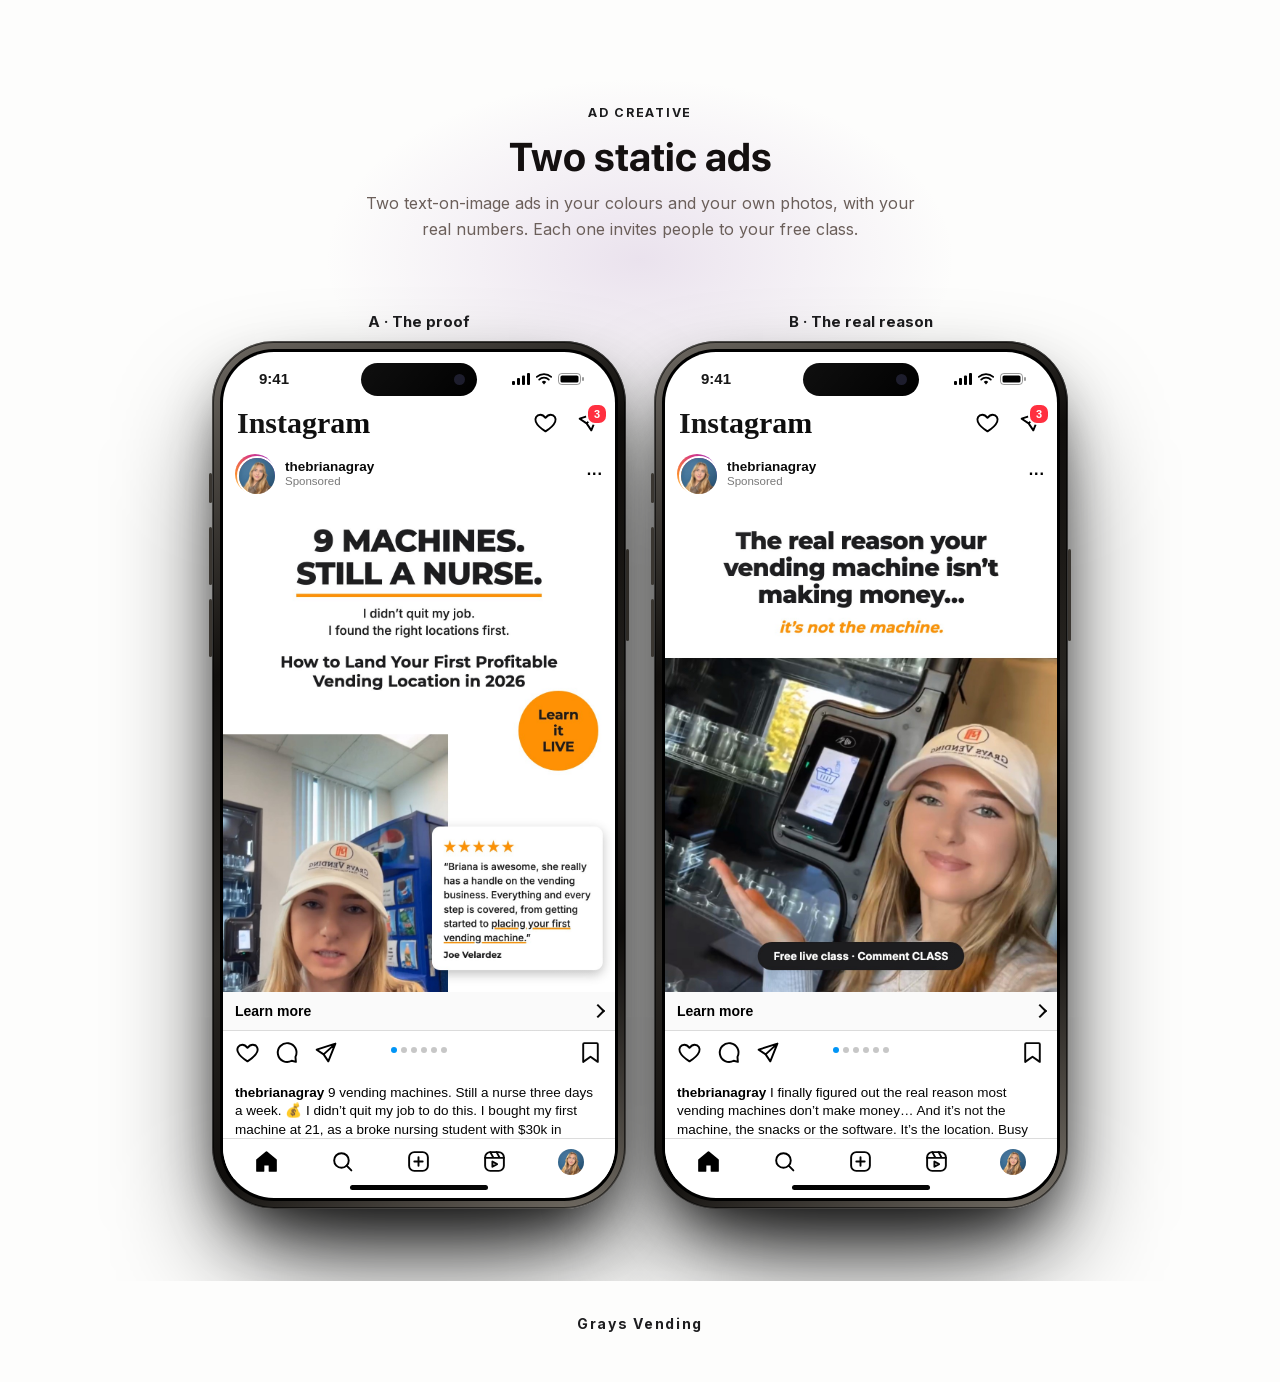
<file: static-ad/index.html>
<!doctype html>
<html lang="en">
<head>
  <meta charset="utf-8" />
  <meta name="viewport" content="width=device-width, initial-scale=1" />
  <title>Static ads · Briana Gray</title>
  <meta name="robots" content="noindex" />
  <link rel="icon" href="../assets/img/favicon.png" type="image/png" />
  <link rel="apple-touch-icon" href="../assets/img/apple-touch-icon.png" />
  <link rel="stylesheet" href="../assets/phone.css" />
  <style>
  @font-face{font-family:"SFD";src:url(../assets/fonts/sfpro-bold.woff2) format("woff2");font-weight:700;font-display:swap}
  @font-face{font-family:"Inter";src:url(../assets/fonts/inter-normal.woff2) format("woff2");font-weight:100 900;font-display:swap}
  :root{--accent:#1d1d1f;--accent-ink:#fff;--display:SFD,Inter,sans-serif;--ease:cubic-bezier(.2,.7,.2,1);--ink:#141010;--muted:#6b5f5a;--r:18px;--w:1120px}
  html,body{background:#fdfdfc;color:#141010;margin:0;font-family:Inter,system-ui,sans-serif;overflow-x:hidden}
  .sa__intro{text-align:center;padding:44px 16px 12px}
  .eyebrow{color:#1d1d1f;font:700 .78rem/1 Inter,sans-serif;letter-spacing:.14em;text-transform:uppercase;margin:0}
  .sa__title{font:700 clamp(28px,5vw,40px)/1.1 SFD,Inter,sans-serif;margin:.4em 0 .3em}
  .sa__note{color:#6b5f5a;max-width:580px;margin:0 auto 14px;font:400 16px/1.6 Inter,sans-serif}
  .hint{text-align:center;color:#6b5f5a;font:400 14px/1.5 Inter;padding:0 16px}
  .brandfoot{text-align:center;padding:34px 16px 50px;font:700 14px Inter;letter-spacing:.12em}
  .brandfoot b{color:#1d1d1f}
  .ads2{display:flex;flex-wrap:wrap;justify-content:center;gap:28px}.stage .ads2{width:min(1280px,calc(100vw - 32px))}.ads2>div{min-width:0}.adlab{text-align:center;font:700 15px/1 Inter,sans-serif;color:#1d1d1f;margin:0 0 12px}
</style>
<script>try{if("scrollRestoration" in history)history.scrollRestoration="manual"}catch(e){}addEventListener("load",function(){if(!location.hash){scrollTo(0,0)}});</script>
</head>
<body>
  <main class="page">
    <section class="sa">
      <div class="sa__glow" aria-hidden="true"></div>
      <div class="sa__intro">
        <p class="eyebrow">Ad creative</p>
        <h1 class="sa__title">Two static ads</h1>
        <p class="sa__note">Two text-on-image ads in your colours and your own photos, with your real numbers. Each one invites people to your free class.</p>
      </div>
      <div class="stage">
        <div class="ads2"><div class="adcol"><p class="adlab">A &middot; The proof</p><div class="phone-wrap" id="pw1">
          <div class="iphone">
            <span class="btn-side l" style="top:132px;height:30px"></span><span class="btn-side l" style="top:186px;height:58px"></span><span class="btn-side l" style="top:258px;height:58px"></span><span class="btn-side r" style="top:208px;height:92px"></span>
            <div class="screen">
              <div class="status"><span>9:41</span><span class="island"></span><span class="ic"><svg viewBox="0 0 18 12"><rect x="0" y="8" width="3" height="4" rx="1" fill="#000"/><rect x="5" y="5" width="3" height="7" rx="1" fill="#000"/><rect x="10" y="2.5" width="3" height="9.5" rx="1" fill="#000"/><rect x="15" y="0" width="3" height="12" rx="1" fill="#000"/></svg><svg viewBox="0 0 16 12"><path d="M8 11.5l2.2-2.6a3.2 3.2 0 0 0-4.4 0z" fill="#000"/><path d="M3.2 6.6a6.8 6.8 0 0 1 9.6 0" stroke="#000" stroke-width="1.8" fill="none" stroke-linecap="round"/><path d="M.8 3.9a10.5 10.5 0 0 1 14.4 0" stroke="#000" stroke-width="1.8" fill="none" stroke-linecap="round"/></svg><svg viewBox="0 0 27 12"><rect x=".5" y=".5" width="22" height="11" rx="3.2" fill="none" stroke="#000" opacity=".4"/><rect x="2.5" y="2.5" width="18" height="7" rx="1.6" fill="#000"/><rect x="24" y="4" width="2" height="4" rx="1" fill="#000" opacity=".4"/></svg></span></div>
              <div class="ig-top"><span class="ig-logo">Instagram</span><span class="ic"><svg viewBox="0 0 24 24"><path d="M12 20.5s-7.5-4.6-9.3-9.2C1.4 8 3.4 4.5 7 4.5c2.1 0 3.6 1.2 5 3 1.4-1.8 2.9-3 5-3 3.6 0 5.6 3.5 4.3 6.8-1.8 4.6-9.3 9.2-9.3 9.2z"/></svg><span style="position:relative"><svg viewBox="0 0 24 24"><path d="M21.5 3.5L10.2 13.8M21.5 3.5l-6.8 17-4.5-6.7-6.7-4.5z"/></svg><span class="ig-badge">3</span></span></span></div>
              <div class="feed">
                <div class="post-head"><span class="avatar-ring"><img src="../assets/img/pfp.jpg" alt="" /></span><span class="who"><b>thebrianagray</b><small>Sponsored</small></span><span class="dots3">&middot;&middot;&middot;</span></div>
                <a class="post-media" style="aspect-ratio:4/5" href="../register/" target="_blank" rel="noopener"><img src="../assets/img/ads/static-a.jpg?v=2" alt="Static ad A" /></a><a class="cta-strip" href="../register/" target="_blank" rel="noopener">Learn more<i></i></a>
                <div class="actions"><svg viewBox="0 0 24 24"><path d="M12 20.5s-7.5-4.6-9.3-9.2C1.4 8 3.4 4.5 7 4.5c2.1 0 3.6 1.2 5 3 1.4-1.8 2.9-3 5-3 3.6 0 5.6 3.5 4.3 6.8-1.8 4.6-9.3 9.2-9.3 9.2z"/></svg><svg viewBox="0 0 24 24"><path d="M20.6 16.2A9 9 0 1 0 17 19.9L21 21z"/></svg><svg viewBox="0 0 24 24"><path d="M21.5 3.5L10.2 13.8M21.5 3.5l-6.8 17-4.5-6.7-6.7-4.5z"/></svg><span class="cdots" id="cdots"><span class="on"></span><span></span><span></span><span></span><span></span><span></span></span><span class="spacer"></span><svg viewBox="0 0 24 24"><path d="M19 21l-7-5-7 5V4a1 1 0 0 1 1-1h12a1 1 0 0 1 1 1z"/></svg></div>
                
                <p class="caption"><b>thebrianagray</b> 9 vending machines. Still a nurse three days a week. &#128176; I didn&rsquo;t quit my job to do this. I bought my first machine at 21, as a broke nursing student with $30k in student loans, and I placed the rest around my shifts. Most people I talk to have watched months of vending videos. They know the machines, the snacks and the software. And they still haven&rsquo;t placed a single machine. It&rsquo;s not your budget. Nobody showed you the order: the location first, then the pitch, then the machine. So I&rsquo;m hosting a free live class: The Proven 3-Step Plan 9-5ers Use To Land Their First Profitable Vending Location (Even If You&rsquo;re Starting With $0 And Nervous To Pitch). You&rsquo;ll learn how to find a captive location, pitch it without paying commission, and buy the machine last so the location pays for it. &#128071; Comment the word CLASS and I&rsquo;ll send you the link to save your free spot.</p>
                
                <p class="stamp">2 hours ago</p>
              </div>
              <div class="tabbar"><svg viewBox="0 0 24 24"><path d="M3 10.5L12 3l9 7.5V21h-6v-6H9v6H3z" fill="#000"/></svg><svg viewBox="0 0 24 24"><circle cx="11" cy="11" r="7"/><path d="M20.5 20.5l-4.5-4.5"/></svg><svg viewBox="0 0 24 24"><rect x="3" y="3" width="18" height="18" rx="5"/><path d="M12 8v8M8 12h8"/></svg><svg viewBox="0 0 24 24"><rect x="3" y="3" width="18" height="18" rx="5"/><path d="M3 8.5h18M8 3l3 5.5M14 3l3 5.5M10 12v5l4.5-2.5z"/></svg><img class="me" src="../assets/img/pfp.jpg" alt="" /></div>
              <div class="homebar"></div>
            </div>
          </div>
          
        </div></div><div class="adcol"><p class="adlab">B &middot; The real reason</p><div class="phone-wrap" id="pw2">
          <div class="iphone">
            <span class="btn-side l" style="top:132px;height:30px"></span><span class="btn-side l" style="top:186px;height:58px"></span><span class="btn-side l" style="top:258px;height:58px"></span><span class="btn-side r" style="top:208px;height:92px"></span>
            <div class="screen">
              <div class="status"><span>9:41</span><span class="island"></span><span class="ic"><svg viewBox="0 0 18 12"><rect x="0" y="8" width="3" height="4" rx="1" fill="#000"/><rect x="5" y="5" width="3" height="7" rx="1" fill="#000"/><rect x="10" y="2.5" width="3" height="9.5" rx="1" fill="#000"/><rect x="15" y="0" width="3" height="12" rx="1" fill="#000"/></svg><svg viewBox="0 0 16 12"><path d="M8 11.5l2.2-2.6a3.2 3.2 0 0 0-4.4 0z" fill="#000"/><path d="M3.2 6.6a6.8 6.8 0 0 1 9.6 0" stroke="#000" stroke-width="1.8" fill="none" stroke-linecap="round"/><path d="M.8 3.9a10.5 10.5 0 0 1 14.4 0" stroke="#000" stroke-width="1.8" fill="none" stroke-linecap="round"/></svg><svg viewBox="0 0 27 12"><rect x=".5" y=".5" width="22" height="11" rx="3.2" fill="none" stroke="#000" opacity=".4"/><rect x="2.5" y="2.5" width="18" height="7" rx="1.6" fill="#000"/><rect x="24" y="4" width="2" height="4" rx="1" fill="#000" opacity=".4"/></svg></span></div>
              <div class="ig-top"><span class="ig-logo">Instagram</span><span class="ic"><svg viewBox="0 0 24 24"><path d="M12 20.5s-7.5-4.6-9.3-9.2C1.4 8 3.4 4.5 7 4.5c2.1 0 3.6 1.2 5 3 1.4-1.8 2.9-3 5-3 3.6 0 5.6 3.5 4.3 6.8-1.8 4.6-9.3 9.2-9.3 9.2z"/></svg><span style="position:relative"><svg viewBox="0 0 24 24"><path d="M21.5 3.5L10.2 13.8M21.5 3.5l-6.8 17-4.5-6.7-6.7-4.5z"/></svg><span class="ig-badge">3</span></span></span></div>
              <div class="feed">
                <div class="post-head"><span class="avatar-ring"><img src="../assets/img/pfp.jpg" alt="" /></span><span class="who"><b>thebrianagray</b><small>Sponsored</small></span><span class="dots3">&middot;&middot;&middot;</span></div>
                <a class="post-media" style="aspect-ratio:4/5" href="../register/" target="_blank" rel="noopener"><img src="../assets/img/ads/static-b.jpg?v=2" alt="Static ad B" /></a><a class="cta-strip" href="../register/" target="_blank" rel="noopener">Learn more<i></i></a>
                <div class="actions"><svg viewBox="0 0 24 24"><path d="M12 20.5s-7.5-4.6-9.3-9.2C1.4 8 3.4 4.5 7 4.5c2.1 0 3.6 1.2 5 3 1.4-1.8 2.9-3 5-3 3.6 0 5.6 3.5 4.3 6.8-1.8 4.6-9.3 9.2-9.3 9.2z"/></svg><svg viewBox="0 0 24 24"><path d="M20.6 16.2A9 9 0 1 0 17 19.9L21 21z"/></svg><svg viewBox="0 0 24 24"><path d="M21.5 3.5L10.2 13.8M21.5 3.5l-6.8 17-4.5-6.7-6.7-4.5z"/></svg><span class="cdots" id="cdots"><span class="on"></span><span></span><span></span><span></span><span></span><span></span></span><span class="spacer"></span><svg viewBox="0 0 24 24"><path d="M19 21l-7-5-7 5V4a1 1 0 0 1 1-1h12a1 1 0 0 1 1 1z"/></svg></div>
                
                <p class="caption"><b>thebrianagray</b> I finally figured out the real reason most vending machines don&rsquo;t make money&hellip; And it&rsquo;s not the machine, the snacks or the software. It&rsquo;s the location. Busy isn&rsquo;t profitable. Captive is. The spots that pay have people stuck on site for hours with no food nearby. My AI machine cost me $4,000 and does about $1,200 a month in sales, because of where it sits. I&rsquo;m breaking the whole thing down in a free live class this week: How to find a captive location, pitch it without paying commission, and buy the machine last so the location pays for it. &#128071; Comment the word CLASS and I&rsquo;ll send you the link to save your free spot.</p>
                
                <p class="stamp">2 hours ago</p>
              </div>
              <div class="tabbar"><svg viewBox="0 0 24 24"><path d="M3 10.5L12 3l9 7.5V21h-6v-6H9v6H3z" fill="#000"/></svg><svg viewBox="0 0 24 24"><circle cx="11" cy="11" r="7"/><path d="M20.5 20.5l-4.5-4.5"/></svg><svg viewBox="0 0 24 24"><rect x="3" y="3" width="18" height="18" rx="5"/><path d="M12 8v8M8 12h8"/></svg><svg viewBox="0 0 24 24"><rect x="3" y="3" width="18" height="18" rx="5"/><path d="M3 8.5h18M8 3l3 5.5M14 3l3 5.5M10 12v5l4.5-2.5z"/></svg><img class="me" src="../assets/img/pfp.jpg" alt="" /></div>
              <div class="homebar"></div>
            </div>
          </div>
          
        </div></div></div>
      </div>
      
    </section>
  </main>
  <footer class="brandfoot"><b>Grays Vending</b></footer>
  
</body>
</html>
</file>
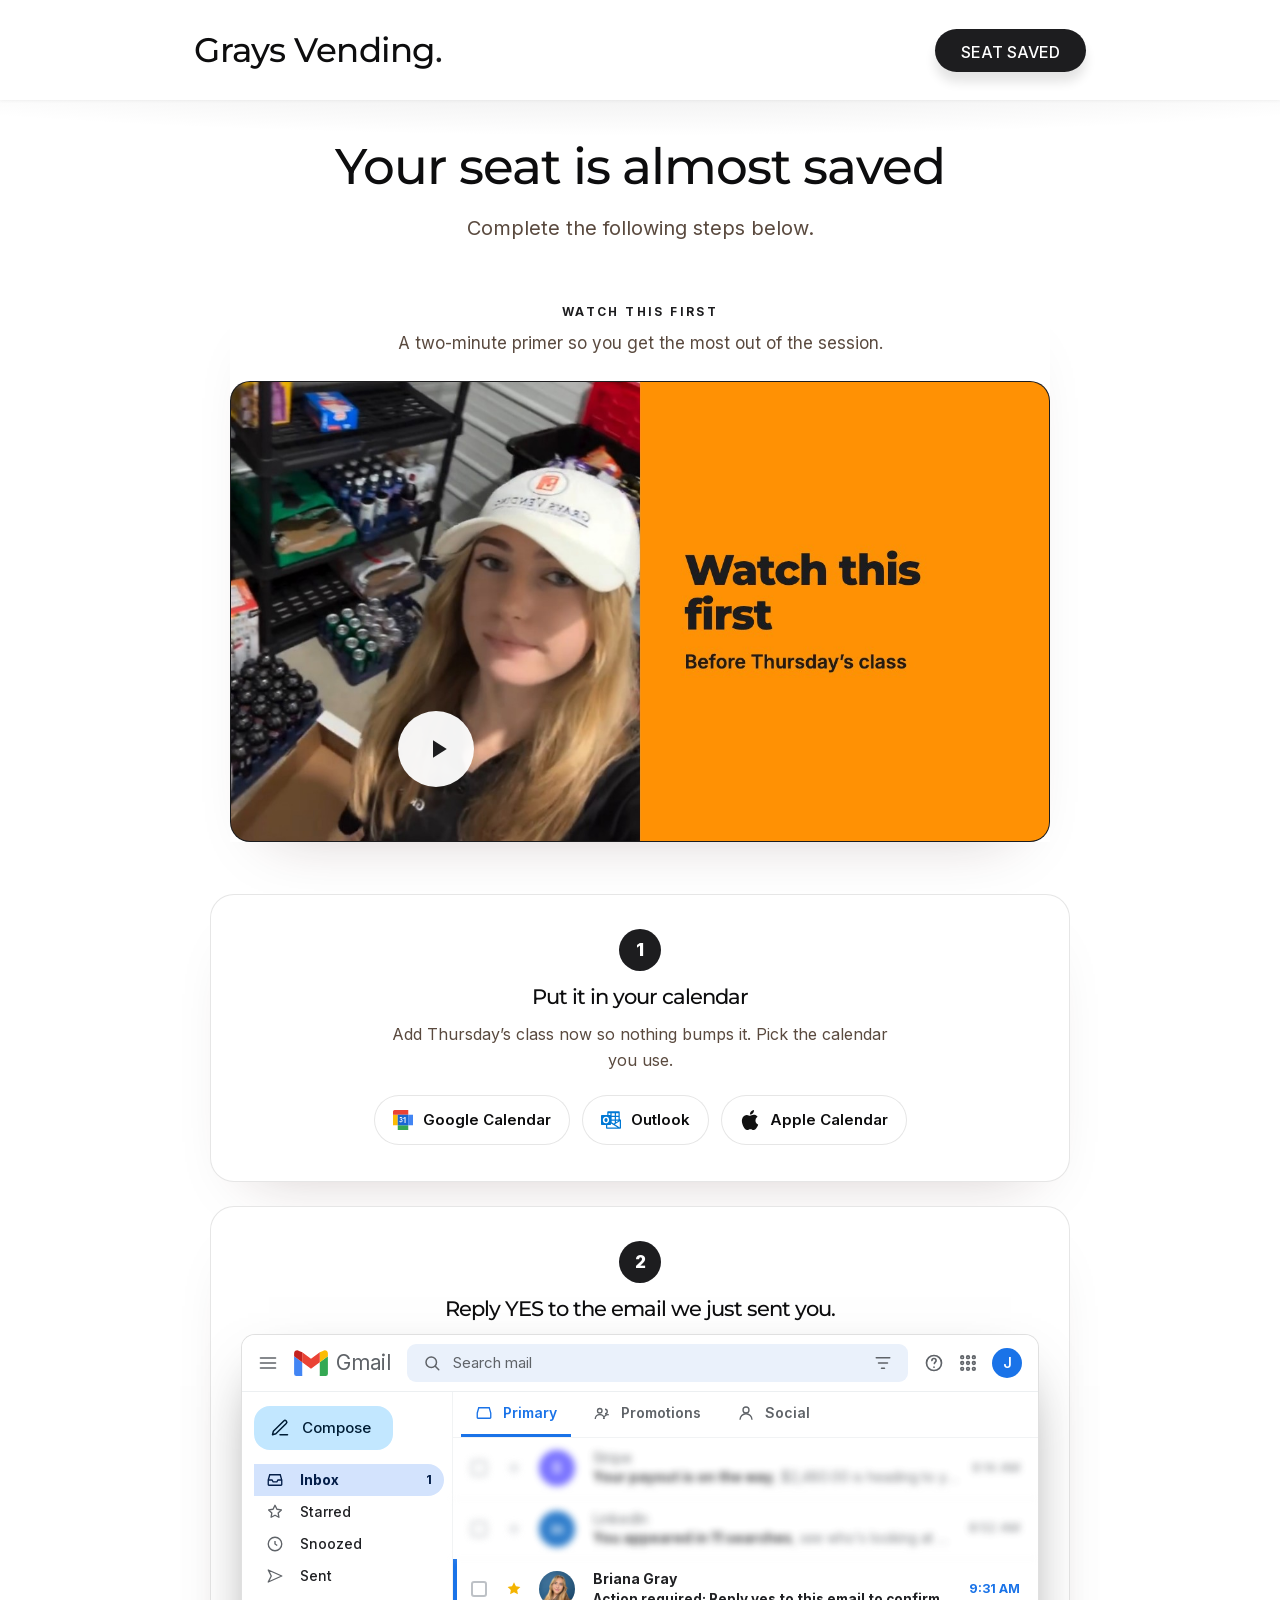
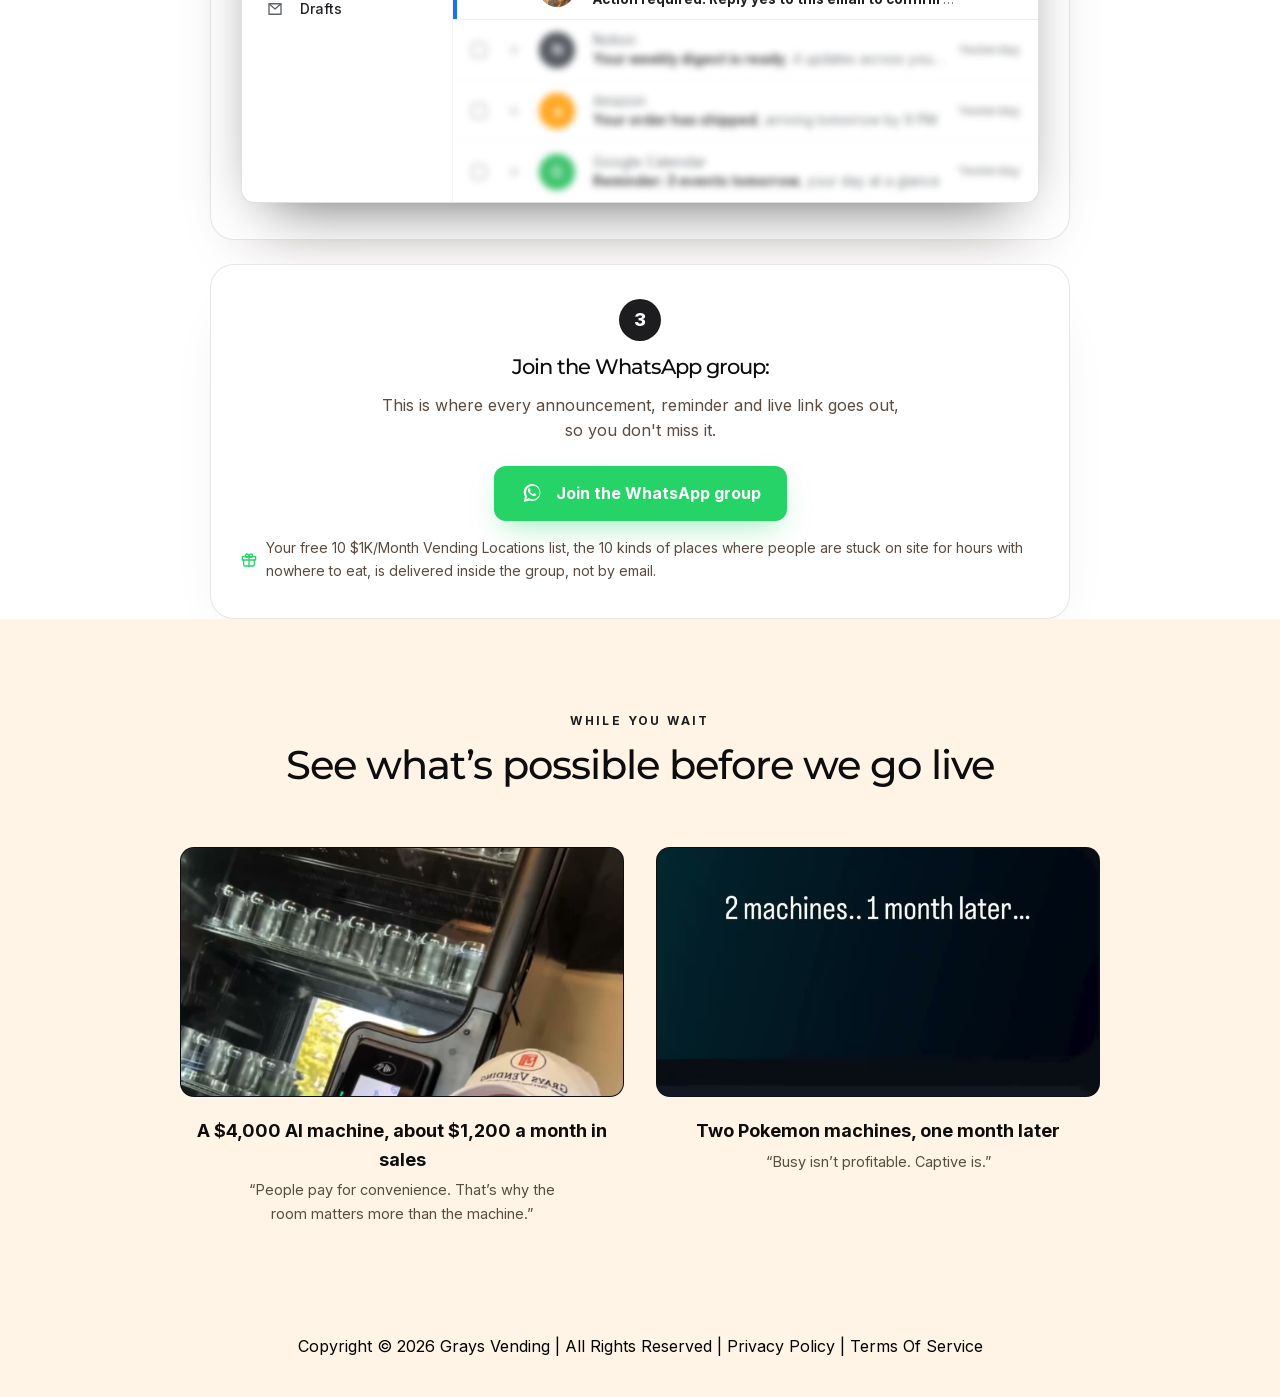
<file: thank-you/index.html>
<!DOCTYPE html>
<html lang="en">
<head>
<meta charset="utf-8">
<meta name="viewport" content="width=device-width, initial-scale=1, viewport-fit=cover">
<title>You&rsquo;re almost there · BrianaGaby&rsquo;s Free Live Classrsquo;s Free Live Class</title>
<meta name="description" content="Complete the steps below to confirm your seat.">
<meta name="robots" content="noindex">
  <link rel="icon" href="../assets/img/favicon.png" type="image/png" />
  <link rel="apple-touch-icon" href="../assets/img/apple-touch-icon.png" />
<script>try{if("scrollRestoration" in history)history.scrollRestoration="manual"}catch(e){}addEventListener("load",function(){if(!location.hash)scrollTo(0,0)});</script>
<link rel="preconnect" href="https://fonts.googleapis.com">
<link rel="preconnect" href="https://fonts.gstatic.com" crossorigin>
<link href="https://fonts.googleapis.com/css2?family=Montserrat:ital,wght@0,500;0,600;0,700;0,800;1,600&family=Inter:wght@400;500;600;700&family=IBM+Plex+Mono:wght@400;500&display=swap" rel="stylesheet">
<link rel="stylesheet" href="../assets/funnel.css?v=1">
<style>
  @font-face{font-family:"SFD";src:url(../assets/fonts/sfpro-bold.woff2) format("woff2");font-weight:700;font-display:swap}
  @font-face{font-family:"Inter";src:url(../assets/fonts/inter-normal.woff2) format("woff2");font-weight:100 900;font-display:swap}
  :root{
    --bg:#fdfdfc;--surface:#ffffff;--surface-2:#fff4e6;
    --line:rgba(14,13,13,.10);--line-soft:rgba(14,13,13,.06);
    --text:#0d0d0e;--text-2:#5a4a3f;--text-3:#5b5b60;
    --accent:#1d1d1f;--accent-2:#8a8f98;--accent-ink:#ffffff;
    --accent-soft:rgba(29,29,31,.10);--accent-glow:rgba(29,29,31,.28);
    --radius:22px;--maxw:1080px;
    --font:Inter,-apple-system,BlinkMacSystemFont,"Segoe UI",Helvetica,Arial,sans-serif;
  }
  h1,h2,h3{font-family:Inter,-apple-system,sans-serif}
  *{box-sizing:border-box}
  html{scroll-behavior:smooth}
  body{margin:0;background:var(--bg);color:var(--text);font-family:var(--font);
    -webkit-font-smoothing:antialiased;line-height:1.6;overflow-x:hidden}
  img{max-width:100%;display:block}
  a{color:inherit;text-decoration:none}
  .wrap{max-width:var(--maxw);margin:0 auto;padding:0 24px}
  .narrow{max-width:860px}
  h1,h2,h3{margin:0;letter-spacing:-.02em}
  h1{font-size:clamp(32px,5vw,50px);line-height:1.07;font-weight:800}
  .eyebrow{display:inline-block;font-size:12px;font-weight:700;letter-spacing:.2em;
    text-transform:uppercase;color:var(--accent);margin:0 0 16px}
  .lead{font-size:clamp(17px,2vw,20px);color:var(--text-2);margin:18px 0 0}

  /* top = branding only, NO bar */
  .topbrand{max-width:var(--maxw);margin:0 auto;padding:26px 24px}
  .brand{display:inline-flex;align-items:center;gap:10px;font-weight:700;font-size:18px}
  .brand .mark{width:26px;height:26px;color:var(--accent)}

  .hero{text-align:center;padding:40px 0 20px;position:relative;overflow:hidden}
  .hero::before{content:"";position:absolute;inset:0;pointer-events:none;
    background:radial-gradient(120% 70% at 50% -20%, var(--accent-soft), transparent 60%)}
  .hero .wrap{position:relative}

  /* ---- PREPARATION VIDEO (faux player) ---- */
  .prep{max-width:820px;margin:34px auto 4px;text-align:center}
  .prep .eyebrow{margin-bottom:12px}
  .prep-line{font-size:clamp(15px,1.6vw,17px);color:var(--text-2);margin:0 0 24px}
  .prep-player{position:relative;aspect-ratio:16/9;border-radius:20px;overflow:hidden;
    border:1px solid var(--line);background:#1d1d1f;cursor:pointer}
  .prep-player img{position:absolute;inset:0;width:100%;height:100%;object-fit:cover}
  .prep-player::after{display:none}
  .prep-play{position:absolute;top:80%;left:25%;transform:translate(-50%,-50%);z-index:2;
    width:76px;height:76px;border-radius:50%;display:grid;place-items:center;
    background:rgba(255,255,255,.95);color:#0b0c0e;
    transition:transform .3s ease,background .3s ease}
  .prep-play svg{width:30px;height:30px;margin-left:4px}
  .prep-player:hover .prep-play{transform:translate(-50%,-50%) scale(1.06);background:#fff}

  /* ---- STEPS (centre-aligned) ---- */
  .steps{max-width:860px;margin:52px auto 0;display:flex;flex-direction:column;gap:24px}
  .step{background:var(--surface);border:1px solid var(--line);border-radius:20px;
    padding:34px 30px 36px;position:relative;text-align:center}
  .step-h{display:flex;flex-direction:column;align-items:center;gap:14px;margin-bottom:14px}
  .step-n{flex:none;width:42px;height:42px;border-radius:50%;display:grid;place-items:center;
    background:var(--accent-soft);color:var(--accent);font-weight:800;font-size:18px;
    border:1px solid color-mix(in srgb,var(--accent) 40%,transparent)}
  .step-h h3{font-size:21px;font-weight:700;max-width:30ch}
  .step p.sub{margin:0 auto 22px;color:var(--text-2);font-size:16px;max-width:52ch}
  .step .pad{padding-left:0;display:flex;flex-direction:column;align-items:center}

  /* ---- calendar buttons (with brand logos) ---- */
  .cal-btns{display:flex;flex-wrap:wrap;gap:12px;justify-content:center}
  .cal-btn{display:inline-flex;align-items:center;gap:10px;font-weight:600;font-size:15px;
    color:var(--text);background:var(--surface-2);border:1px solid var(--line);
    border-radius:11px;padding:12px 18px;transition:border-color .2s ease,transform .2s ease}
  .cal-btn:hover{border-color:color-mix(in srgb,var(--accent) 45%,var(--line));transform:translateY(-2px)}
  .cal-btn svg{width:20px;height:20px;flex:none}

  /* =====================================================================
     GMAIL MOCKUP (Step 2), mimics real Gmail inbox
     ===================================================================== */
  .gmail{border-radius:14px;overflow:hidden;background:#fff;color:#202124;
    border:1px solid rgba(0,0,0,.12);box-shadow:0 24px 60px -28px rgba(0,0,0,.7);
    font-size:14px;line-height:1.3;text-align:left;width:100%;margin:0 auto}
  .gm-top{display:flex;align-items:center;gap:16px;padding:9px 16px;
    border-bottom:1px solid #eceff1;background:#fff}
  .gm-burger{width:20px;height:20px;color:#5f6368;flex:none}
  .gm-logo{display:flex;align-items:center;gap:8px;flex:none}
  .gm-logo svg{width:34px;height:26px}
  .gm-logo span{font-size:21px;color:#5f6368;font-weight:400;letter-spacing:-.01em}
  .gm-search{flex:1;max-width:560px;display:flex;align-items:center;gap:12px;
    background:#eaf1fb;border-radius:9px;padding:9px 16px;color:#5f6368}
  .gm-search svg{width:18px;height:18px;flex:none}
  .gm-search .ph{flex:1;font-size:15px}
  .gm-top-r{display:flex;align-items:center;gap:14px;margin-left:auto;color:#5f6368}
  .gm-top-r svg{width:20px;height:20px}
  .gm-ava{width:30px;height:30px;border-radius:50%;background:#1a73e8;color:#fff;
    display:grid;place-items:center;font-weight:600;font-size:14px}
  .gm-body{display:flex;min-height:340px}
  /* left rail */
  .gm-rail{width:210px;flex:none;padding:10px 8px 10px 12px;background:#fff}
  .gm-compose{display:inline-flex;align-items:center;gap:12px;background:#c2e7ff;color:#001d35;
    font-weight:500;font-size:15px;border-radius:16px;padding:12px 22px 12px 16px;margin:4px 0 14px}
  .gm-compose svg{width:20px;height:20px}
  .gm-nav div{display:flex;align-items:center;gap:16px;padding:7px 12px;border-radius:0 16px 16px 0;
    color:#202124;font-size:14px;font-weight:500}
  .gm-nav div svg{width:18px;height:18px;color:#5f6368;flex:none}
  .gm-nav div.on{background:#d3e3fd;color:#041e49;font-weight:700}
  .gm-nav div.on svg{color:#041e49}
  .gm-nav div .ct{margin-left:auto;font-size:13px;color:#5f6368}
  .gm-nav div.on .ct{color:#041e49}
  /* list */
  .gm-main{flex:1;border-left:1px solid #f1f3f4;background:#fff;min-width:0}
  .gm-tools{display:flex;align-items:center;gap:18px;padding:8px 18px;color:#5f6368;
    border-bottom:1px solid #f1f3f4}
  .gm-tools .cb{width:16px;height:16px;border:2px solid #5f6368;border-radius:3px}
  .gm-tools svg{width:18px;height:18px}
  .gm-tabs{display:flex;align-items:center;gap:8px;padding:0 8px;border-bottom:1px solid #f1f3f4}
  .gm-tab{display:flex;align-items:center;gap:10px;padding:12px 14px;font-size:14px;color:#5f6368;
    font-weight:600;border-bottom:3px solid transparent}
  .gm-tab.on{color:#1a73e8;border-bottom-color:#1a73e8}
  .gm-tab svg{width:18px;height:18px}
  .gm-row{display:grid;grid-template-columns:20px 20px 40px 1fr auto;align-items:center;gap:14px;
    padding:11px 18px;border-bottom:1px solid #f5f5f5;cursor:pointer}
  .gm-row .cb{width:16px;height:16px;border:2px solid #bdc1c6;border-radius:3px}
  .gm-row .star{width:18px;height:18px;color:#dadce0}
  .gm-av{width:36px;height:36px;border-radius:50%;color:#fff;display:grid;place-items:center;
    font-weight:600;font-size:15px;overflow:hidden}
  .gm-av img{width:100%;height:100%;object-fit:cover}
  .gm-txt{min-width:0;display:flex;flex-direction:column;gap:2px;overflow:hidden}
  .gm-sender{font-size:14px;color:#5f6368}
  .gm-line{font-size:13.5px;color:#5f6368;white-space:nowrap;overflow:hidden;text-overflow:ellipsis}
  .gm-line b{color:#202124}
  .gm-time{font-size:12.5px;color:#5f6368;white-space:nowrap}
  .gm-blur{filter:blur(3.5px);opacity:.85;user-select:none}
  /* the one real email, unread */
  .gm-hot{background:#fff;box-shadow:inset 4px 0 0 #1a73e8;border-bottom:1px solid #eee}
  .gm-hot .gm-sender{color:#202124;font-weight:700}
  .gm-hot .gm-line b{font-weight:700}
  .gm-hot .gm-time{color:#1a73e8;font-weight:700}
  .gm-hot .star{color:#f4b400}

  /* =====================================================================
     WHATSAPP JOIN (Step 3), exact WhatsApp branding
     ===================================================================== */
  .wa-btn{display:inline-flex;align-items:center;gap:12px;background:#25D366;color:#fff;
    font-weight:700;font-size:16px;border-radius:12px;padding:15px 26px;
    box-shadow:0 12px 30px -10px rgba(37,211,102,.5);transition:transform .2s ease,filter .2s ease}
  .wa-btn:hover{transform:translateY(-2px);filter:brightness(1.04)}
  .wa-btn svg{width:24px;height:24px}
  .wa-note{display:flex;align-items:center;justify-content:center;gap:9px;margin-top:16px;
    font-size:14px;color:var(--text-2);text-align:left}
  .wa-note svg{width:16px;height:16px;color:#25D366;flex:none}

  /* ---- WHILE YOU WAIT videos (2-up, centred below) ---- */
  .section{padding:88px 0;position:relative}
  .tint{background:
    linear-gradient(180deg, transparent, rgba(255,255,255,.022) 22%, rgba(255,255,255,.022) 78%, transparent),
    radial-gradient(80% 120% at 50% 0%, rgba(255,255,255,.03), transparent 60%)}
  h2{font-size:clamp(26px,4vw,40px);line-height:1.1;font-weight:800}
  .sec-head{text-align:center;max-width:720px;margin:0 auto 60px}
  .vgrid{display:grid;grid-template-columns:repeat(2,1fr);gap:32px;max-width:920px;margin:0 auto}
  .vcard{text-align:center}
  .vframe{aspect-ratio:16/9;border-radius:14px;overflow:hidden;position:relative;
    background:linear-gradient(160deg,#0f1216,#0a0b0d);border:1px solid var(--line);
    display:grid;place-items:center}
  .vplay{width:60px;height:60px;border-radius:50%;background:rgba(255,255,255,.94);
    color:#0b0c0e;display:grid;place-items:center;box-shadow:0 10px 30px rgba(0,0,0,.5)}
  .vname{font-size:18px;font-weight:700;margin:20px 0 4px}
  .vdesc{font-size:14.5px;color:var(--text-2);margin:0 auto;max-width:34ch}

  /* footer (branding-only banner), softly introduced, no hard line */
  .foot{position:relative;background:linear-gradient(180deg, transparent, var(--surface) 46%);
    display:flex;align-items:center;justify-content:center;padding:40px 0 24px}
  .foot::before{content:"";position:absolute;top:0;left:0;right:0;height:1px;
    background:linear-gradient(90deg,transparent,var(--line-soft),transparent)}
  .foot .brand{font-size:17px}.foot .mark{width:24px;height:24px}

  @media(max-width:820px){
    .gm-rail{display:none}
    .gm-main{border-left:none}
    .vgrid{grid-template-columns:1fr}
    .gm-search{max-width:none}
  }
  @media(max-width:560px){
    .step{padding:26px 20px}.step .pad{padding-left:0}
    .gm-row{grid-template-columns:36px 1fr auto;gap:10px}
    .gm-row .cb,.gm-row .star{display:none}
    .gm-logo span{display:none}
  }
  @media(prefers-reduced-motion:reduce){
    html{scroll-behavior:auto}
    *,*::before,*::after{transition:none !important;animation:none !important}
  }

  /* real screenshots in the proof grid, quote cards where the template has student videos */
  .shot{aspect-ratio:437/630!important}
  .shot img{width:100%;height:100%;object-fit:cover;object-position:top}
  .vquote{display:flex;align-items:center;justify-content:center;padding:28px 32px;text-align:left;background:linear-gradient(160deg,var(--surface-2),var(--surface))!important}
  .vquote p{margin:0;font:700 clamp(17px,2vw,21px)/1.4 SFD,Inter,sans-serif;color:var(--text)}
  .wall{columns:3 280px;column-gap:16px}
  .wq{break-inside:avoid;margin:0 0 16px;background:var(--surface);border:1px solid var(--line);border-radius:14px;padding:22px 22px 18px}
  .wq blockquote{margin:0;font-size:16px;line-height:1.55;color:var(--text)}
  .wq figcaption{margin-top:12px;font-size:12px;font-weight:700;letter-spacing:.1em;text-transform:uppercase;color:var(--text-3)}

  /* matches the register page: light cream, same cards and type */
  body{background:var(--bg)!important;color:var(--text)}
  h1,h2,h3{font-family:var(--display)!important;font-weight:700!important;letter-spacing:-.025em}
  .tint{background:linear-gradient(180deg,var(--bg),#fff4e6)!important}
  .step,.prep,.typeform-shell{box-shadow:0 30px 60px -40px rgba(60,20,20,.25)}
  .step{background:#fff!important;border:1px solid var(--line)!important;border-radius:24px!important}
  .step-n{background:var(--accent)!important;color:#fff!important}
  .cal-btn{background:#fff!important;color:var(--text)!important;border:1px solid var(--line)!important;border-radius:999px!important}
  .vplay{background:#fff!important;color:var(--accent)!important;box-shadow:0 10px 30px rgba(29,29,31,.25)!important}
  .prep-play{color:var(--accent)!important}
  .vquote{background:#fff!important;border:1px solid var(--line)}
  .wq{background:#fff!important}
  .replay-frame{border-radius:24px!important;box-shadow:0 40px 80px -40px rgba(60,20,20,.45)}
  .pill-eb{margin-bottom:16px}

  /* same look as the register page: EB Garamond headings, Josefin Sans text, white header, cream bands */
  :root{--display:Montserrat,Garamond,Georgia,serif;--sans:Inter,-apple-system,Helvetica,Arial,sans-serif;--font:Inter,-apple-system,Helvetica,Arial,sans-serif;--nude:#e8e1d9}
  body{background:#fff!important;font-family:var(--sans)!important}
  h1,h2,h3{font-family:var(--display)!important;font-weight:500!important;letter-spacing:-1px!important;color:var(--ink)}
  h1 em,h2 em{font-style:italic;font-weight:600}
  .tint{background:var(--cream,#fff4e6)!important}
  .jd-head{background:#fff!important;backdrop-filter:none!important;-webkit-backdrop-filter:none!important;border:0!important;box-shadow:0 1px 3px rgba(0,0,0,.05)}
  .jd-head .row{height:100px;max-width:940px}
  .jd-head .logo{font:500 34px/1 var(--display);letter-spacing:-.5px}
  .jd-pill{display:inline-flex;align-items:center;border-radius:50px;background:#1d1d1f;color:#fff;font:500 16px/1 var(--sans);text-transform:uppercase;padding:15px 26px 12px;box-shadow:0 10px 11px rgba(0,0,0,.11)}
  .cta{background:none!important;border:0!important;padding:0!important}
  .cta span{background:#1d1d1f!important;font:500 18px/1 var(--sans)!important;letter-spacing:0!important;padding:16px 30px 13px!important;box-shadow:0 10px 11px rgba(0,0,0,.11)!important}
  .cta span::after{display:none!important}
  .step-n{font-family:var(--sans)!important}
  .jd-foot{background:#fff4e6;text-align:center;padding:22px 20px 26px;color:#000}
  .jd-foot p{margin:0 auto;max-width:900px}
  .jd-foot .c1{margin-bottom:14px;font:400 16px/1.4 var(--sans)}
  .jd-foot .c2{font:300 12px/1.45 var(--sans)}
  @media(max-width:640px){.jd-head .row{height:64px}.jd-head .logo{font-size:28px}.jd-pill{font-size:13px;padding:12px 16px 10px}}
  .vquote p{font-family:var(--display)!important;font-weight:500!important;font-size:clamp(19px,2.2vw,23px)!important;letter-spacing:-.3px}
</style>
</head>
<body>

<header class="jd-head">
  <div class="wrap row">
    <span class="logo">Grays Vending<i>.</i></span>
    <span class="jd-pill">Seat saved</span>
  </div>
</header>

  <!-- ============ HERO ============ -->
  <section class="hero">
    <div class="wrap narrow">
      <h1>Your seat is almost saved</h1>
      <p class="lead">Complete the following steps below.</p>
    </div>
  </section>

  <!-- ============ PREPARATION VIDEO ============ -->
  <section class="wrap">
    <div class="prep">
      <span class="eyebrow">Watch this first</span>
      <p class="prep-line">A two-minute primer so you get the most out of the session.</p>
      
      <div class="prep-player" role="img" aria-label="Preparation video">
        <img src="../assets/img/prep-thumb.jpg?v=1" alt="" onerror="this.style.display='none'">
        <span class="prep-play"><svg viewBox="0 0 24 24" fill="currentColor" aria-hidden="true"><path d="M8 5v14l11-7z"/></svg></span>
      </div>
    </div>
  </section>

  <!-- ============ STEPS ============ -->
  <div class="wrap">
    <div class="steps">

      <!-- STEP 1 · calendar -->
      <div class="step">
        <div class="step-h">
          <span class="step-n">1</span>
          <h3>Put it in your calendar</h3>
        </div>
        <div class="pad">
          <p class="sub">Add Thursday&rsquo;s class now so nothing bumps it. Pick the calendar you use.</p>
          <div class="cal-btns">
            <a class="cal-btn" id="calGoogle" href="#" target="_blank" rel="noopener">
              <svg viewBox="0 0 24 24" aria-hidden="true"><path fill="#4285F4" d="M18.316 5.684H24v12.632h-5.684z"/><path fill="#34A853" d="M5.684 24h12.632v-5.684H5.684z"/><path fill="#FBBC05" d="M0 5.684h5.684v12.632H0z"/><path fill="#EA4335" d="M18.316 5.684V0H1.895A1.894 1.894 0 0 0 0 1.895v3.789h5.684V5.684z"/><path fill="#188038" d="M18.316 18.316H5.684V24h12.632z" opacity="0"/><path fill="#4285F4" d="M18.316 18.316V24H24v-5.684z" opacity="0"/><path fill="#1967D2" d="M18.316 5.684H5.684v12.632h12.632z"/><path fill="#fff" d="M9.6 14.9c-.53 0-.98-.15-1.35-.46-.36-.31-.6-.72-.72-1.24l1.09-.45c.07.28.19.5.37.66.18.16.4.24.66.24.27 0 .48-.07.65-.22.16-.15.25-.34.25-.57 0-.24-.09-.43-.28-.58-.18-.15-.42-.22-.72-.22h-.51V11h.46c.26 0 .48-.07.65-.21.17-.14.26-.33.26-.57 0-.21-.08-.38-.23-.5-.15-.13-.35-.19-.58-.19-.23 0-.42.06-.56.19-.14.12-.24.28-.31.46l-1.08-.45c.11-.31.32-.59.62-.83.3-.24.69-.36 1.16-.36.35 0 .66.07.94.2.28.14.5.32.66.56.16.24.24.51.24.8 0 .3-.07.55-.22.76-.14.2-.32.36-.53.47v.06c.28.12.5.3.68.55.17.24.26.53.26.87 0 .34-.09.64-.26.91-.17.26-.41.47-.71.62-.3.15-.65.23-1.03.23z"/><path fill="#fff" d="M13.9 9.9l-1.19.86-.6-.9 2.14-1.54h.82v7.34H13.9z"/></svg>
              Google Calendar
            </a>
            <a class="cal-btn" id="calOutlook" href="#" target="_blank" rel="noopener">
              <svg viewBox="0 0 24 24" fill="#0078D4" aria-hidden="true"><path d="M7.88 12.04q0 .45-.11.87-.1.41-.33.74-.22.33-.58.52-.37.2-.87.2t-.85-.2q-.35-.21-.57-.55-.22-.33-.33-.75-.1-.42-.1-.86t.1-.87q.1-.43.34-.76.22-.34.59-.54.36-.2.87-.2t.86.2q.35.21.57.55.22.34.31.77.1.43.1.88zM24 12v9.38q0 .46-.33.8-.33.32-.8.32H7.13q-.46 0-.8-.33-.32-.33-.32-.8V18H1q-.41 0-.7-.3-.3-.29-.3-.7V7q0-.41.3-.7Q.58 6 1 6h6.5V2.55q0-.44.3-.75.3-.3.75-.3h12.9q.44 0 .75.3.3.3.3.75V10.85l1.24.72h.01q.1.07.18.18.07.12.07.25zm-6-8.25v3h3v-3zm0 4.5v3h3v-3zm0 4.5v1.83l3.05-1.83zm-5.25-9v3h3.75v-3zm0 4.5v3h3.75v-3zm0 4.5v2.03l2.41 1.5 1.34-.8v-2.73zM9 3.75V6h2l.13.01.12.04v-2.3zM5.98 15.98q.9 0 1.6-.3.7-.32 1.19-.86.48-.55.73-1.28.25-.74.25-1.61 0-.83-.25-1.55-.24-.71-.71-1.24t-1.15-.83q-.68-.3-1.55-.3-.92 0-1.64.3-.71.3-1.2.85-.5.54-.75 1.3-.25.74-.25 1.63 0 .85.26 1.56.26.72.74 1.23.48.52 1.17.81.69.3 1.56.3zM7.5 21h12.39L12 16.08V17q0 .41-.3.7-.29.3-.7.3H7.5zm15-.13v-7.24l-5.9 3.54Z"/></svg>
              Outlook
            </a>
            <a class="cal-btn" id="calApple" href="#" download="webinar.ics">
              <svg viewBox="0 0 24 24" fill="#111" aria-hidden="true"><path d="M12.152 6.896c-.948 0-2.415-1.078-3.96-1.04-2.04.027-3.91 1.183-4.961 3.014-2.117 3.675-.546 9.103 1.519 12.09 1.013 1.454 2.208 3.09 3.792 3.039 1.52-.065 2.09-.987 3.935-.987 1.831 0 2.35.987 3.96.948 1.637-.026 2.676-1.48 3.676-2.948 1.156-1.688 1.636-3.325 1.662-3.415-.039-.013-3.182-1.221-3.22-4.857-.026-3.04 2.48-4.494 2.597-4.559-1.429-2.09-3.623-2.324-4.39-2.376-2-.156-3.675 1.09-4.61 1.09zM15.53 3.83c.843-1.012 1.4-2.427 1.245-3.83-1.207.052-2.662.805-3.532 1.818-.78.896-1.454 2.338-1.273 3.714 1.338.104 2.715-.688 3.559-1.701"/></svg>
              Apple Calendar
            </a>
          </div>
        </div>
      </div>

      <!-- STEP 2 · reply YES (Gmail mockup, no sub-headline) -->
      <div class="step">
        <div class="step-h">
          <span class="step-n">2</span>
          <h3>Reply YES to the email we just sent you.</h3>
        </div>
        <div class="pad">
          <!-- GMAIL MOCKUP -->
          <div class="gmail" role="img" aria-label="Gmail inbox: one unread email from Briana Gray titled 'Action required: Reply yes to this email to confirm your spot'. Every other email is blurred.">
            <!-- top bar -->
            <div class="gm-top">
              <svg class="gm-burger" viewBox="0 0 24 24" fill="none" stroke="currentColor" stroke-width="2" stroke-linecap="round"><path d="M3 6h18M3 12h18M3 18h18"/></svg>
              <span class="gm-logo">
                <svg viewBox="0 0 52 40" aria-hidden="true">
                  <path fill="#4285f4" d="M3.5 40h9V19L0 9.5V36.5A3.5 3.5 0 0 0 3.5 40z"/>
                  <path fill="#34a853" d="M39.5 40h9a3.5 3.5 0 0 0 3.5-3.5V9.5L39.5 19z"/>
                  <path fill="#fbbc04" d="M39.5 3.5V19L52 9.5V5.25c0-3.9-4.45-6.1-7.6-3.75z"/>
                  <path fill="#ea4335" d="M12.5 19V3.5L26 13.6 39.5 3.5V19L26 29z"/>
                  <path fill="#c5221f" d="M0 5.25V9.5L12.5 19V3.5L7.6 1.5C4.45-.85 0 1.35 0 5.25z"/>
                </svg>
                <span>Gmail</span>
              </span>
              <div class="gm-search">
                <svg viewBox="0 0 24 24" fill="none" stroke="currentColor" stroke-width="2" stroke-linecap="round"><circle cx="11" cy="11" r="7"/><path d="M21 21l-4.3-4.3"/></svg>
                <span class="ph">Search mail</span>
                <svg viewBox="0 0 24 24" fill="none" stroke="currentColor" stroke-width="2" stroke-linecap="round"><path d="M3 5h18M6 12h12M10 19h4"/></svg>
              </div>
              <div class="gm-top-r">
                <svg viewBox="0 0 24 24" fill="none" stroke="currentColor" stroke-width="2" stroke-linecap="round"><circle cx="12" cy="12" r="9"/><path d="M9.5 9a2.5 2.5 0 0 1 5 .2c0 1.5-2 1.8-2 3.3M12 17h.01"/></svg>
                <svg viewBox="0 0 24 24" fill="none" stroke="currentColor" stroke-width="2"><circle cx="5" cy="5" r="1.6"/><circle cx="12" cy="5" r="1.6"/><circle cx="19" cy="5" r="1.6"/><circle cx="5" cy="12" r="1.6"/><circle cx="12" cy="12" r="1.6"/><circle cx="19" cy="12" r="1.6"/><circle cx="5" cy="19" r="1.6"/><circle cx="12" cy="19" r="1.6"/><circle cx="19" cy="19" r="1.6"/></svg>
                <span class="gm-ava">J</span>
              </div>
            </div>
            <!-- body -->
            <div class="gm-body">
              <!-- left rail -->
              <div class="gm-rail">
                <span class="gm-compose">
                  <svg viewBox="0 0 24 24" fill="none" stroke="currentColor" stroke-width="1.8" stroke-linecap="round" stroke-linejoin="round"><path d="M12 20h9"/><path d="M16.5 3.5a2.1 2.1 0 0 1 3 3L7 19l-4 1 1-4z"/></svg>
                  Compose
                </span>
                <div class="gm-nav">
                  <div class="on"><svg viewBox="0 0 24 24" fill="none" stroke="currentColor" stroke-width="1.8"><path d="M3 12l2-7h14l2 7v6a1 1 0 0 1-1 1H4a1 1 0 0 1-1-1z"/><path d="M3 12h5l1.5 2.5h5L16 12h5"/></svg> Inbox <span class="ct">1</span></div>
                  <div><svg viewBox="0 0 24 24" fill="none" stroke="currentColor" stroke-width="1.8" stroke-linejoin="round"><path d="M12 3l2.6 5.3 5.9.9-4.3 4.1 1 5.7L12 16.3 6.8 19l1-5.7L3.5 9.2l5.9-.9z"/></svg> Starred</div>
                  <div><svg viewBox="0 0 24 24" fill="none" stroke="currentColor" stroke-width="1.8"><circle cx="12" cy="12" r="9"/><path d="M12 8v4l3 2"/></svg> Snoozed</div>
                  <div><svg viewBox="0 0 24 24" fill="none" stroke="currentColor" stroke-width="1.8" stroke-linecap="round" stroke-linejoin="round"><path d="M3 4l18 8-18 8 4-8z"/></svg> Sent</div>
                  <div><svg viewBox="0 0 24 24" fill="none" stroke="currentColor" stroke-width="1.8" stroke-linejoin="round"><path d="M4 5h16v14H4z"/><path d="M4 5l8 7 8-7"/></svg> Drafts</div>
                </div>
              </div>
              <!-- list -->
              <div class="gm-main">
                <div class="gm-tabs">
                  <div class="gm-tab on"><svg viewBox="0 0 24 24" fill="none" stroke="currentColor" stroke-width="1.8"><path d="M3 12l2-7h14l2 7v6a1 1 0 0 1-1 1H4a1 1 0 0 1-1-1z"/></svg> Primary</div>
                  <div class="gm-tab"><svg viewBox="0 0 24 24" fill="none" stroke="currentColor" stroke-width="1.8"><circle cx="9" cy="9" r="3"/><path d="M3 20a6 6 0 0 1 12 0M16 7a3 3 0 0 1 0 6M14 20a6 6 0 0 1 7-5.7"/></svg> Promotions</div>
                  <div class="gm-tab"><svg viewBox="0 0 24 24" fill="none" stroke="currentColor" stroke-width="1.8"><circle cx="12" cy="8" r="4"/><path d="M4 21a8 8 0 0 1 16 0"/></svg> Social</div>
                </div>
                <!-- blurred emails ABOVE -->
                <div class="gm-row gm-blur">
                  <span class="cb"></span>
                  <svg class="star" viewBox="0 0 24 24" fill="currentColor"><path d="M12 3l2.6 5.3 5.9.9-4.3 4.1 1 5.7L12 16.3 6.8 19l1-5.7L3.5 9.2l5.9-.9z"/></svg>
                  <span class="gm-av" style="background:#635bff">S</span>
                  <span class="gm-txt"><span class="gm-sender">Stripe</span><span class="gm-line"><b>Your payout is on the way</b>, $2,480.00 is heading to your bank</span></span>
                  <span class="gm-time">9:14 AM</span>
                </div>
                <div class="gm-row gm-blur">
                  <span class="cb"></span>
                  <svg class="star" viewBox="0 0 24 24" fill="currentColor"><path d="M12 3l2.6 5.3 5.9.9-4.3 4.1 1 5.7L12 16.3 6.8 19l1-5.7L3.5 9.2l5.9-.9z"/></svg>
                  <span class="gm-av" style="background:#0a66c2">in</span>
                  <span class="gm-txt"><span class="gm-sender">LinkedIn</span><span class="gm-line"><b>You appeared in 11 searches</b>, see who's looking at your profile</span></span>
                  <span class="gm-time">8:52 AM</span>
                </div>
                <!-- THE REAL EMAIL -->
                <div class="gm-row gm-hot">
                  <span class="cb"></span>
                  <svg class="star" viewBox="0 0 24 24" fill="currentColor"><path d="M12 3l2.6 5.3 5.9.9-4.3 4.1 1 5.7L12 16.3 6.8 19l1-5.7L3.5 9.2l5.9-.9z"/></svg>
                  <span class="gm-av" style="background:#0b57d0"><img src="../assets/img/pfp.jpg" alt="" onerror="this.style.display='none';this.parentNode.textContent='B'"></span>
                  <span class="gm-txt">
                    <span class="gm-sender">Briana Gray</span>
                    <span class="gm-line"><b>Action required: Reply yes to this email to confirm your spot</b>, reply YES and your seat is locked in</span>
                  </span>
                  <span class="gm-time">9:31 AM</span>
                </div>
                <!-- blurred emails BELOW -->
                <div class="gm-row gm-blur">
                  <span class="cb"></span>
                  <svg class="star" viewBox="0 0 24 24" fill="currentColor"><path d="M12 3l2.6 5.3 5.9.9-4.3 4.1 1 5.7L12 16.3 6.8 19l1-5.7L3.5 9.2l5.9-.9z"/></svg>
                  <span class="gm-av" style="background:#3a3f47">N</span>
                  <span class="gm-txt"><span class="gm-sender">Notion</span><span class="gm-line"><b>Your weekly digest is ready</b>, 4 updates across your workspace</span></span>
                  <span class="gm-time">Yesterday</span>
                </div>
                <div class="gm-row gm-blur">
                  <span class="cb"></span>
                  <svg class="star" viewBox="0 0 24 24" fill="currentColor"><path d="M12 3l2.6 5.3 5.9.9-4.3 4.1 1 5.7L12 16.3 6.8 19l1-5.7L3.5 9.2l5.9-.9z"/></svg>
                  <span class="gm-av" style="background:#ff9900">a</span>
                  <span class="gm-txt"><span class="gm-sender">Amazon</span><span class="gm-line"><b>Your order has shipped</b>, arriving tomorrow by 9 PM</span></span>
                  <span class="gm-time">Yesterday</span>
                </div>
                <div class="gm-row gm-blur">
                  <span class="cb"></span>
                  <svg class="star" viewBox="0 0 24 24" fill="currentColor"><path d="M12 3l2.6 5.3 5.9.9-4.3 4.1 1 5.7L12 16.3 6.8 19l1-5.7L3.5 9.2l5.9-.9z"/></svg>
                  <span class="gm-av" style="background:#1db954">G</span>
                  <span class="gm-txt"><span class="gm-sender">Google Calendar</span><span class="gm-line"><b>Reminder: 3 events tomorrow</b>, your day at a glance</span></span>
                  <span class="gm-time">Yesterday</span>
                </div>
              </div>
            </div>
          </div>
        </div>
      </div>

      <!-- STEP 3 · WhatsApp group -->
      <div class="step">
        <div class="step-h">
          <span class="step-n">3</span>
          <h3>Join the WhatsApp group:</h3>
        </div>
        <div class="pad">
          <p class="sub">This is where every announcement, reminder and live link goes out, so you don't miss it.</p>
          <a class="wa-btn" href="#" target="_blank" rel="noopener">
            <svg viewBox="0 0 32 32" fill="currentColor" aria-hidden="true"><path d="M16.04 4C9.93 4 5 8.93 5 15.03c0 2.13.6 4.1 1.62 5.79L5 28l7.36-1.93a11 11 0 0 0 3.68.63h.01c6.1 0 11.04-4.94 11.04-11.04C27.09 8.93 22.15 4 16.04 4Zm0 19.9h-.01a9.1 9.1 0 0 1-3.47-.68l-.25-.15-3.79.99 1.01-3.69-.16-.26a9.05 9.05 0 0 1-1.39-4.83c0-5.01 4.08-9.09 9.1-9.09 2.43 0 4.71.95 6.43 2.67a9.02 9.02 0 0 1 2.66 6.43c0 5.01-4.08 9.09-9.09 9.09Zm4.98-6.8c-.27-.14-1.61-.79-1.86-.88-.25-.09-.43-.14-.61.14-.18.27-.7.88-.86 1.06-.16.18-.32.2-.59.07-.27-.14-1.15-.42-2.19-1.35-.81-.72-1.35-1.61-1.51-1.88-.16-.27-.02-.42.12-.55.12-.12.27-.32.41-.48.14-.16.18-.27.27-.45.09-.18.05-.34-.02-.48-.07-.14-.61-1.47-.83-2.01-.22-.53-.44-.46-.61-.47l-.52-.01c-.18 0-.48.07-.73.34-.25.27-.96.94-.96 2.29s.98 2.66 1.12 2.84c.14.18 1.93 2.95 4.68 4.14.65.28 1.16.45 1.56.58.66.21 1.25.18 1.72.11.53-.08 1.61-.66 1.84-1.29.23-.63.23-1.18.16-1.29-.07-.11-.25-.18-.52-.32Z"/></svg>
            Join the WhatsApp group
          </a>
          <div class="wa-note">
            <svg viewBox="0 0 24 24" fill="none" stroke="currentColor" stroke-width="1.9" stroke-linecap="round" stroke-linejoin="round"><path d="M20 12v7a2 2 0 0 1-2 2H6a2 2 0 0 1-2-2v-7"/><path d="M2 7h20v5H2z"/><path d="M12 22V7"/><path d="M12 7S12 3 9 3a2.5 2.5 0 0 0 0 5zM12 7s0-4 3-4a2.5 2.5 0 0 1 0 5z"/></svg>
            Your free 10 $1K/Month Vending Locations list, the 10 kinds of places where people are stuck on site for hours with nowhere to eat, is delivered inside the group, not by email.
          </div>
        </div>
      </div>

    </div>
  </div>

  <!-- ============ WHILE YOU WAIT (2-up videos) ============ -->
  <section class="section tint">
    <div class="wrap">
      <div class="sec-head">
        <span class="eyebrow" style="color:var(--accent)">While you wait</span>
        <h2>See what&rsquo;s possible before we go live</h2>
      </div>
      <div class="vgrid">
        <article class="vcard">
          <div class="vframe"><img src="../assets/img/proof/p-cooler.jpg" alt="Briana with her AI vending machine" style="width:100%;height:100%;object-fit:cover"></div>
          <div class="vname">A $4,000 AI machine, about $1,200 a month in sales</div>
          <p class="vdesc">&ldquo;People pay for convenience. That&rsquo;s why the room matters more than the machine.&rdquo;</p>
        </article>
        <article class="vcard">
          <div class="vframe"><img src="../assets/img/proof/p-dashboard.jpg" alt="Sales from two Pokemon vending machines" style="width:100%;height:100%;object-fit:cover"></div>
          <div class="vname">Two Pokemon machines, one month later</div>
          <p class="vdesc">&ldquo;Busy isn&rsquo;t profitable. Captive is.&rdquo;</p>
        </article>
      </div>
    </div>
  </section>

  


  <!-- ============ FOOTER ============ -->
  <footer class="jd-foot"><p class="c1">Copyright &copy; 2026 Grays Vending | All Rights Reserved | Privacy Policy | Terms Of Service</p></footer>

<script>
(function(){
  // build add-to-calendar links (swap the event details per prospect)
  var title="Briana Gray: Free Live Vending Class";
  var details="Your free live masterclass. Join link is in the WhatsApp group.";
  var start=new Date("2026-11-05T19:00:00-05:00");
  if(isNaN(start.getTime())) start=new Date(Date.now()+3*86400000);
  while(start.getTime()<Date.now()) start=new Date(start.getTime()+7*86400000);
  var end=new Date(start.getTime()+60*60000);
  function z(d){function p(n){return(n<10?"0":"")+n;}
    return d.getUTCFullYear()+p(d.getUTCMonth()+1)+p(d.getUTCDate())+"T"+p(d.getUTCHours())+p(d.getUTCMinutes())+"00Z";}
  var g=document.getElementById("calGoogle");
  if(g)g.href="https://calendar.google.com/calendar/render?action=TEMPLATE&text="+encodeURIComponent(title)+"&details="+encodeURIComponent(details)+"&dates="+z(start)+"/"+z(end);
  var o=document.getElementById("calOutlook");
  if(o)o.href="https://outlook.office.com/calendar/0/deeplink/compose?path=/calendar/action/compose&rru=addevent&subject="+encodeURIComponent(title)+"&body="+encodeURIComponent(details)+"&startdt="+start.toISOString()+"&enddt="+end.toISOString();
  var a=document.getElementById("calApple");
  if(a){var ics=["BEGIN:VCALENDAR","VERSION:2.0","BEGIN:VEVENT","DTSTART:"+z(start),"DTEND:"+z(end),"SUMMARY:"+title,"DESCRIPTION:"+details,"END:VEVENT","END:VCALENDAR"].join("\r\n");
    a.href="data:text/calendar;charset=utf-8,"+encodeURIComponent(ics);}
})();
</script>
</body>
</html>
</file>
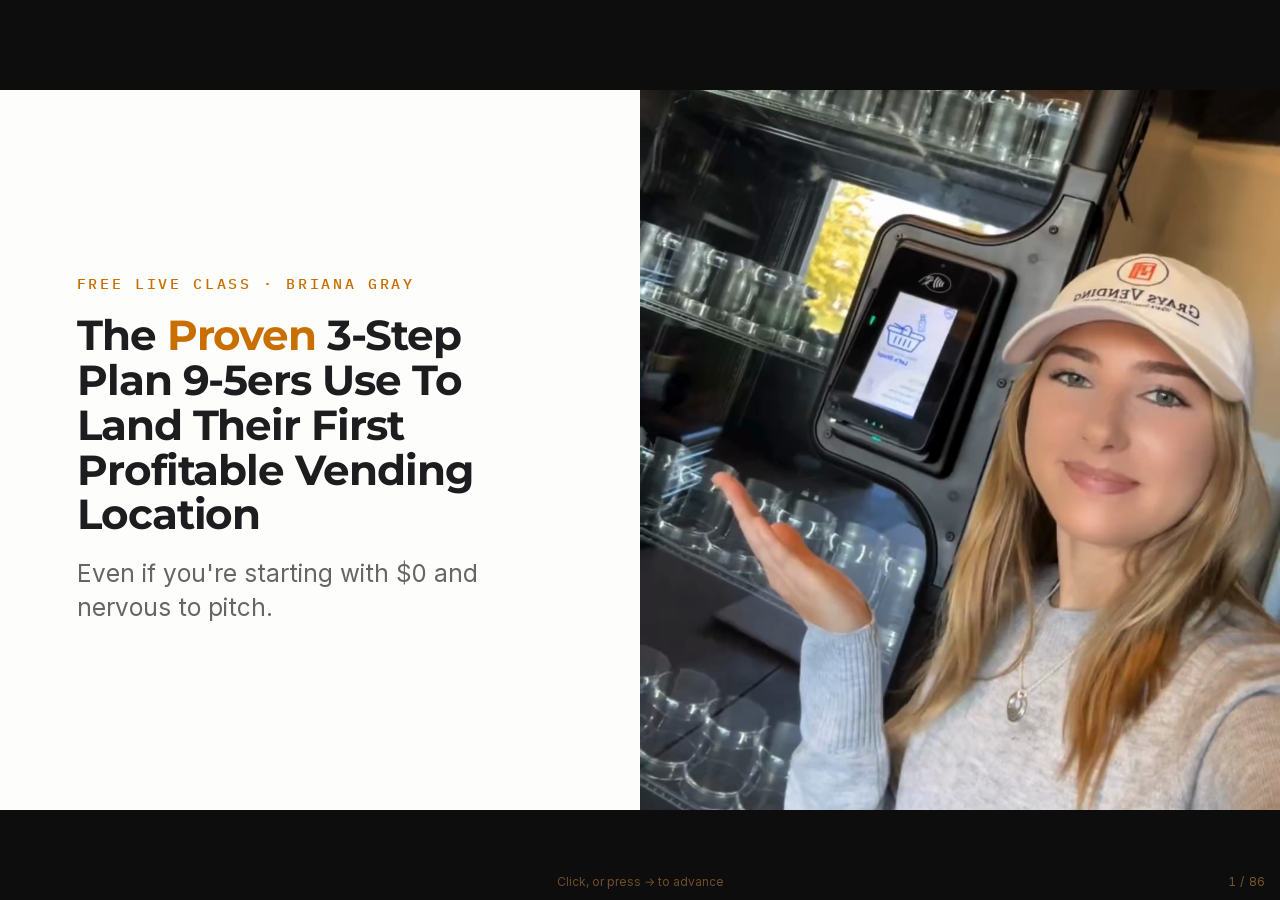
<file: webinar/index.html>
<!doctype html>
<html lang="en">
<head>
<meta charset="utf-8">
<meta name="viewport" content="width=device-width, initial-scale=1">
<meta name="robots" content="noindex">
  <link rel="icon" href="../assets/img/favicon.png" type="image/png" />
  <link rel="apple-touch-icon" href="../assets/img/apple-touch-icon.png" />
<title>Free Live Class &middot; Briana Gray</title>
<link rel="preconnect" href="https://fonts.googleapis.com"><link rel="preconnect" href="https://fonts.gstatic.com" crossorigin>
<link href="https://fonts.googleapis.com/css2?family=Montserrat:ital,wght@0,500;0,600;0,700;0,800;1,600&family=Inter:wght@400;500;600;700&family=IBM+Plex+Mono:wght@400;500&display=swap" rel="stylesheet">
<style>
@font-face{font-family:"SFD";src:url(../assets/fonts/sfpro-bold.woff2) format("woff2");font-weight:700;font-display:swap}
@font-face{font-family:"Inter";src:url(../assets/fonts/inter-normal.woff2) format("woff2");font-weight:100 900;font-display:swap}
:root{--ink:#fff4e6;--ink2:#fffaf6;--red:#1d1d1f;--red2:#ff9104;--deep:#1d1d1f;--cream:#1d1d1f;--mute:rgba(29,29,31,.66);--line:rgba(29,29,31,.12)}
*{box-sizing:border-box}
html,body{height:100%;margin:0}
body{overflow:hidden;background:#000;color:var(--cream);font-family:Inter,system-ui,sans-serif;-webkit-font-smoothing:antialiased}
#stage{position:fixed;left:50%;top:50%;transform:translate(-50%,-50%);width:min(100vw,177.78vh);height:min(56.25vw,100vh);overflow:hidden;background:var(--ink)}
.slide{position:absolute;inset:0;overflow:hidden;container-type:size;background:var(--ink)}
#bar{position:fixed;left:0;top:0;height:3px;background:var(--red);width:0;transition:width .3s ease;z-index:5}
#counter{position:fixed;right:14px;bottom:12px;z-index:5;font:12px/1 Inter,system-ui;color:var(--cream);opacity:.45;letter-spacing:.06em;font-variant-numeric:tabular-nums}
#hint{position:fixed;left:50%;bottom:12px;transform:translateX(-50%);z-index:5;font:12px/1 Inter;color:var(--cream);opacity:.4;transition:opacity .6s}

/* type */
h1,h2,h3{font-family:Inter,-apple-system,sans-serif;font-weight:700;margin:0;letter-spacing:-.02em;line-height:1.04}
.h1{font-size:6.2cqw}.h2{font-size:4.6cqw}.h3{font-size:3.3cqw}
p{margin:0}
.sub{font-size:1.9cqw;line-height:1.4;color:var(--mute);margin-top:2.6cqh;max-width:46ch}
.eye{font:600 1.15cqw/1 Inter;letter-spacing:.18em;text-transform:uppercase;color:var(--red2);margin-bottom:3cqh}
.r{color:var(--red2)}
.brand{position:absolute;left:4cqw;top:5cqh;font:700 1.5cqw/1 SFD,Inter;color:var(--red2);letter-spacing:-.01em;z-index:3}

/* layouts */
.c{position:absolute;inset:0;display:flex;flex-direction:column;align-items:center;justify-content:center;text-align:center;padding:8cqh 9cqw}
.c .sub{margin-left:auto;margin-right:auto}
.redbg{background:var(--red)} .redbg .sub{color:rgba(255,255,255,.82)} .redbg .eye{color:#fff;opacity:.8}
.creambg{background:var(--cream);color:var(--ink)} .creambg .sub{color:rgba(14,13,13,.62)} .creambg .eye{color:var(--red)}
.full img.bg{position:absolute;top:0;right:0;width:56%;height:100%;object-fit:cover}
.full.rt img.bg{right:auto;left:0}
.full::after{content:"";position:absolute;inset:0;background:linear-gradient(90deg,var(--ink) 0%,var(--ink) 44%,rgba(14,13,13,.55) 52%,rgba(14,13,13,0) 64%)}
.full.rt::after{background:linear-gradient(270deg,var(--ink) 0%,var(--ink) 44%,rgba(14,13,13,.55) 52%,rgba(14,13,13,0) 64%)}
.full .tx{position:absolute;z-index:2;left:6cqw;top:50%;transform:translateY(-50%);max-width:40cqw}
.full.rt .tx{left:auto;right:6cqw}
.split{display:grid;grid-template-columns:1fr 1fr;height:100%}
.split .ph{position:relative;overflow:hidden}
.split .ph img{position:absolute;inset:0;width:100%;height:100%;object-fit:cover;object-position:50% 15%}
.split .tx{display:flex;flex-direction:column;justify-content:center;padding:0 6cqw}
.split.rev .ph{order:2}
.ph-frame{width:100%;height:100%;object-fit:cover;object-position:50% 15%;border-radius:1.4cqw}
.framed{position:absolute;inset:0;display:grid;grid-template-columns:1fr 1fr;align-items:center;gap:6cqw;padding:0 7cqw}
.framed .pic{height:72cqh;display:flex;align-items:center;justify-content:center}
.framed .pic img{max-height:72cqh;max-width:100%;border-radius:1.2cqw;box-shadow:0 3cqh 8cqh rgba(0,0,0,.5)}
.tilt{transform:rotate(-3deg)}
.pol{background:#fff;padding:1.2cqw 1.2cqw 5cqh;border-radius:.4cqw;box-shadow:0 3cqh 8cqh rgba(0,0,0,.5);transform:rotate(-4deg)}
.pol img{display:block;height:60cqh;width:auto;max-width:34cqw;object-fit:cover}
.cluster{display:flex;gap:2cqw;justify-content:center;align-items:center;margin-top:5cqh}
.cluster img{height:52cqh;width:auto;border-radius:1cqw;object-fit:cover;box-shadow:0 2cqh 6cqh rgba(0,0,0,.5)}
.cluster img:nth-child(2){transform:translateY(-3cqh)}
.cluster img:nth-child(odd){transform:rotate(-2deg)}

/* nodes */
.nodes{display:flex;align-items:flex-start;justify-content:center;gap:0;margin-top:9cqh;position:relative;width:100%}
.node{flex:1;display:flex;flex-direction:column;align-items:center;position:relative;padding:0 1.2cqw}
.node .dot{width:7.4cqw;height:7.4cqw;border-radius:50%;background:var(--ink2);border:.25cqw solid var(--red);display:grid;place-items:center;font:700 2.6cqw SFD;color:var(--cream);position:relative;z-index:2}
.node:not(:last-child)::after{content:"";position:absolute;top:3.7cqw;left:50%;width:100%;height:.25cqw;background:linear-gradient(90deg,var(--red),rgba(29,29,31,.25));z-index:1}
.node b{display:block;font:700 1.9cqw/1.2 SFD;margin-top:3cqh}
.node span{display:block;font-size:1.35cqw;line-height:1.4;color:var(--mute);margin-top:1.2cqh;max-width:22ch}
.creambg .node .dot{background:#fff;color:var(--ink)} .creambg .node span{color:rgba(14,13,13,.6)}

/* cards */
.grid{display:grid;gap:1.6cqw;margin-top:7cqh;width:100%}
.g2{grid-template-columns:1fr 1fr}.g3{grid-template-columns:repeat(3,1fr)}.g4{grid-template-columns:repeat(4,1fr)}
.card{background:var(--ink2);border:1px solid var(--line);border-radius:1.2cqw;padding:3.4cqh 1.8cqw;text-align:left}
.card .n{font:700 1.2cqw SFD;color:var(--red2);letter-spacing:.1em}
.card b{display:block;font:700 1.9cqw/1.2 SFD;margin-top:1.4cqh}
.card span{display:block;font-size:1.3cqw;line-height:1.45;color:var(--mute);margin-top:1cqh}
.creambg .card{background:#fff;border-color:rgba(14,13,13,.08)} .creambg .card span{color:rgba(14,13,13,.6)}

/* myth */
.myth{display:grid;grid-template-columns:1fr 1fr;height:100%}
.myth>div{display:flex;flex-direction:column;justify-content:center;padding:0 6cqw}
.myth .m{background:var(--ink2)} .myth .m h2{color:rgba(245,239,233,.45);text-decoration:line-through;text-decoration-color:var(--red);text-decoration-thickness:.35cqw}
.myth .t{background:var(--red)}
.myth .lab{font:600 1.2cqw Inter;letter-spacing:.2em;text-transform:uppercase;margin-bottom:3cqh;opacity:.75}

/* compare */
.cmp{display:grid;grid-template-columns:1fr 1fr;gap:2cqw;margin-top:6cqh;width:100%}
.cmp .col{border-radius:1.2cqw;padding:3.6cqh 2.4cqw;text-align:left}
.cmp .a{background:var(--ink2);border:1px solid var(--line)} .cmp .a h3{color:rgba(245,239,233,.5)}
.cmp .b{background:var(--red)}
.cmp ul{list-style:none;margin:2.6cqh 0 0;padding:0}
.cmp li{font-size:1.65cqw;line-height:1.35;padding:1.5cqh 0;border-top:1px solid rgba(255,255,255,.14)}
.cmp .a li{color:var(--mute)}

/* quote */
.q{position:absolute;inset:0;display:grid;grid-template-columns:38cqw 1fr;align-items:center}
.q .ph{height:100%;position:relative}.q .ph img{position:absolute;inset:0;width:100%;height:100%;object-fit:cover;object-position:50% 15%}
.q .tx{padding:0 7cqw}
.q blockquote{margin:0;font:700 3.4cqw/1.18 SFD;letter-spacing:-.015em}
.q cite{display:block;margin-top:4cqh;font:600 1.3cqw Inter;font-style:normal;letter-spacing:.14em;text-transform:uppercase;color:var(--red2)}
.stars{color:var(--red2);font-size:1.8cqw;letter-spacing:.3em;margin-bottom:3cqh}

/* chat prompt */
.chat{display:inline-flex;align-items:center;gap:1.2cqw;background:#fff;color:var(--ink);border-radius:5cqw;padding:2cqh 2.4cqw 2cqh 1.4cqw;margin-top:6cqh;box-shadow:0 2cqh 6cqh rgba(0,0,0,.35)}
.chat i{width:3.6cqw;height:3.6cqw;border-radius:50%;background:var(--red);display:grid;place-items:center;color:#fff;font:700 1.4cqw SFD;font-style:normal}
.chat b{font:700 2.4cqw SFD}
.caret{display:inline-block;width:.18cqw;height:2.6cqw;background:var(--red);margin-left:.4cqw;animation:blink 1s steps(1) infinite;vertical-align:middle}
@keyframes blink{50%{opacity:0}}

/* quiz */
.quiz{display:flex;gap:2cqw;margin-top:7cqh}
.quiz div{width:22cqw;padding:3.6cqh 0;border-radius:1.2cqw;border:.2cqw solid var(--line);font:700 2.8cqw SFD;transition:all .5s}
.quiz .on{background:var(--red);border-color:var(--red)}
.quiz .off{opacity:.3}
.reveal{opacity:0;transform:translateY(2cqh);transition:all .6s;margin-top:5cqh}
.reveal.in{opacity:1;transform:none}

/* stack */
.stack{width:100%;margin-top:5cqh;display:flex;flex-direction:column;gap:1.2cqh}
.stack .row{display:flex;align-items:center;justify-content:space-between;background:var(--ink2);border:1px solid var(--line);border-radius:1cqw;padding:2.1cqh 2.2cqw;font:700 1.8cqw SFD;text-align:left}
.stack .row em{font:500 1.25cqw Inter;font-style:normal;color:var(--mute)}
.stack .row.bn{border-color:rgba(168,194,86,.6)}
.stack .row.bn em{color:var(--red2)}
.btn{display:inline-block;margin-top:6cqh;background:var(--red);color:#fff;font:700 2.2cqw SFD;padding:2.8cqh 4cqw;border-radius:5cqw;box-shadow:0 2cqh 6cqh rgba(29,29,31,.4)}
.pill{display:inline-block;border:1px solid var(--line);border-radius:4cqw;padding:1.4cqh 2cqw;font-size:1.4cqw;color:var(--mute);margin-top:3cqh}

/* animations on mount */
.a1,.a2,.a3,.a4,.a5{opacity:0;transform:translateY(2.4cqh);animation:up .7s cubic-bezier(.2,.7,.2,1) forwards}
.a2{animation-delay:.18s}.a3{animation-delay:.36s}.a4{animation-delay:.54s}.a5{animation-delay:.72s}
@keyframes up{to{opacity:1;transform:none}}
.zoom img.bg{animation:kb 9s ease-out forwards}
@keyframes kb{from{transform:scale(1.08)}to{transform:scale(1)}}
html.reduced .a1,html.reduced .a2,html.reduced .a3,html.reduced .a4,html.reduced .a5{animation:none;opacity:1;transform:none}
html.reduced .zoom img.bg{animation:none}

/* demos */
.meter{width:70cqw;margin-top:8cqh;position:relative}
.meter .track{height:2.2cqh;border-radius:2cqh;background:linear-gradient(90deg,#3a3434,var(--red))}
.meter .lbls{display:flex;justify-content:space-between;margin-top:2.4cqh;font:600 1.5cqw Inter;color:var(--mute)}
.meter .needle{position:absolute;top:-2.4cqh;left:0;width:.5cqw;height:7cqh;background:var(--cream);border-radius:1cqw;transition:left 1.8s cubic-bezier(.3,.8,.2,1)}
.meter .tag{position:absolute;top:-9cqh;transform:translateX(-50%);font:700 1.6cqw SFD;background:var(--cream);color:var(--ink);padding:1cqh 1.2cqw;border-radius:.6cqw;white-space:nowrap;transition:left 1.8s cubic-bezier(.3,.8,.2,1)}
.kill{display:grid;grid-template-columns:repeat(4,1fr);gap:1.4cqw;margin-top:6cqh;width:100%}
.kill div{background:var(--ink2);border:1px solid var(--line);border-radius:1cqw;padding:3cqh 1.4cqw;text-align:left;opacity:.15;transition:all .45s}
.kill div.on{opacity:1;border-color:rgba(168,194,86,.55)}
.kill div.big{background:var(--red);border-color:var(--red)}
.kill i{font:700 1.2cqw SFD;color:var(--red2);font-style:normal;letter-spacing:.1em}
.kill div.big i{color:#fff}
.kill b{display:block;font:700 1.75cqw/1.2 SFD;margin-top:1.2cqh}
.tri{width:84cqh;height:62cqh;margin-top:4cqh;overflow:visible}
.tri line{stroke:var(--red);stroke-width:3;stroke-dasharray:400;stroke-dashoffset:400;transition:stroke-dashoffset 1s ease}
.tri.go line{stroke-dashoffset:0}
.tri circle{fill:var(--ink2);stroke:var(--red);stroke-width:3}
.tri text{fill:var(--cream);font:700 18px SFD,Inter;text-anchor:middle}
.tri .ctr{fill:var(--red2);font-size:13px;opacity:0;transition:opacity .6s 1.2s}
.tri.go .ctr{opacity:1}
.thermo{width:76cqw;margin-top:9cqh;position:relative}
.thermo .tube{height:3cqh;border-radius:3cqh;background:#2a2525;overflow:hidden}
.thermo .fill{height:100%;width:0;background:linear-gradient(90deg,#e8cfd6,var(--red));transition:width 3.2s cubic-bezier(.4,.1,.3,1)}
.thermo .steps{display:flex;justify-content:space-between;margin-top:3cqh}
.thermo .steps span{font:700 1.6cqw SFD;opacity:.25;transition:opacity .4s;width:20%;text-align:center}
.thermo .steps span.on{opacity:1}
.big{font:700 22cqh/1 SFD;color:var(--red2);letter-spacing:-.04em}
.pp{display:flex;gap:4cqw;align-items:center;margin-top:7cqh}
.pp div{width:20cqw;padding:4cqh 0;border-radius:1.2cqw;font:700 2.6cqw SFD;background:var(--ink2);border:1px solid var(--line)}
.pp .pull{animation:pull 2.4s ease-in-out infinite}
.pp .push{animation:push 2.4s ease-in-out infinite;background:var(--red);border-color:var(--red)}
@keyframes pull{50%{transform:translateX(3cqw)}}
@keyframes push{50%{transform:translateX(-3cqw)}}
html.reduced .pp div{animation:none}
.cover{height:66cqh;border-radius:1cqw;box-shadow:0 3cqh 8cqh rgba(0,0,0,.55);transform:rotate(-4deg)}
.shots{display:flex;gap:2.4cqw;justify-content:center;margin-top:5cqh}
.shots img{height:58cqh;border-radius:1.2cqw;box-shadow:0 3cqh 8cqh rgba(0,0,0,.5)}
.shots img:nth-child(1){transform:rotate(-3deg)}.shots img:nth-child(3){transform:rotate(3deg)}
.faq .q2{font:700 4.4cqw/1.12 SFD;max-width:20ch}
.faq .tag{font:600 1.2cqw Inter;letter-spacing:.2em;text-transform:uppercase;color:var(--red2);margin-bottom:4cqh}

/* Her own colours (her YouTube thumbnails): plum, gold, white. One solid tone, plain photos, no fades or motion. */
:root{--ink:#1d1d1f;--ink2:#4a1527;--red:#ffb04d;--red2:#ffb04d;--deep:#2a0613;--cream:#fdfdfc;--mute:rgba(255,250,243,.7);--line:rgba(255,250,243,.14)}
body{background:#1d1d1f}
.redbg,.myth .t,.cmp .b,.quiz .on,.btn{background:#fdfdfc;color:#1d1d1f}
.redbg .eye{color:#c96f00;opacity:1} .redbg .sub,.myth .t .lab{color:rgba(29,29,31,.7)} .cmp .b li{border-top-color:rgba(29,29,31,.12)}
.redbg h1 span[style]{color:#c96f00!important}
.creambg{background:#fdfdfc;color:#1d1d1f} .creambg .sub{color:rgba(29,29,31,.7)} .creambg .eye{color:#c96f00}
.creambg .chat{background:#1d1d1f;color:#fdfdfc} .chat{color:#1d1d1f} .chat i{background:#ffb04d;color:#1d1d1f} .caret{background:#ffb04d}
.full::after,.full.rt::after{display:none}
.full img.bg{width:50%;mask-image:none;-webkit-mask-image:none}
.full .tx{max-width:38cqw}
.split .ph{border-radius:0;box-shadow:none}
.q .ph{border-radius:0;box-shadow:none}
.myth .m{background:var(--ink)} .myth .m h2{color:rgba(255,250,243,.45)}
.stack .row.bn,.kill div.on{border-color:rgba(222,192,113,.6)}
.kill div.big{background:#ffb04d;color:#1d1d1f;font:inherit;letter-spacing:normal} .kill div.big i{color:#1d1d1f}
.meter .track{background:linear-gradient(90deg,#6b2a3e,#ffb04d)}
.thermo .fill{background:#ffb04d}
.node:not(:last-child)::after{background:rgba(222,192,113,.5)}
.btn{box-shadow:none}
.redbg .btn{background:#1d1d1f!important;color:#fdfdfc!important}
.framed .pic img,.cluster img,.shots img,.pol,.cover,.card,.stack .row,.kill div,.pp div,.chat{box-shadow:none}
.tilt,.pol,.cover,.cluster img:nth-child(odd),.cluster img:nth-child(2){transform:none}
.framed .pic img,.shots img,.cover{border-radius:.6cqw}
.shots img{height:auto;max-height:58cqh;max-width:27cqw;object-fit:contain}
.a1,.a2,.a3,.a4,.a5{animation:none;opacity:1;transform:none}
.reveal{transition:none}
.zoom img.bg{animation:none}
.kill div,.quiz div{transition:none}

:root{--ink:#fdfdfc;--ink2:#fff4e6;--red:#1d1d1f;--red2:#c96f00;--deep:#0d0d0e;--cream:#1d1d1f;--mute:rgba(29,29,31,.68);--line:rgba(29,29,31,.13)}
body{font-family:Inter,system-ui,sans-serif}
h1,h2,h3{font-family:Montserrat,Arial,sans-serif;font-weight:500;letter-spacing:-.015em;line-height:1.06}
.eye,.myth .lab,.q cite,.card .n,.kill i{font-family:"IBM Plex Mono",monospace;font-weight:500}
.brand{font:500 1.4cqw/1 Montserrat,sans-serif;color:var(--red)}
.node .dot,.node b,.card b,.chat b,.chat i,.quiz div,.stack .row,.btn,.kill b,.big,.thermo .steps span,.meter .tag{font-family:Montserrat,Arial,sans-serif;font-weight:500}
.full::after,.full.rt::after{display:none}
.full .tx{max-width:38cqw}
.full img.bg{width:50%}
.redbg h1,.redbg h2{color:#fdfdfc}
.creambg{background:var(--ink2);color:var(--red)} .creambg .sub{color:var(--mute)}
.myth .m h2{color:rgba(29,29,31,.42)} .myth .t{color:#fdfdfc} .myth .t .lab{color:#fdfdfc}
.cmp .a h3{color:rgba(29,29,31,.5)} .cmp .b{color:#fdfdfc} .cmp .b li{border-top-color:rgba(253,253,252,.2)} .cmp .a li{border-top-color:var(--line)}
.q{background:var(--ink)!important} .q blockquote{font-family:Montserrat,sans-serif;font-weight:500;font-style:italic}
.chat{background:#fdfdfc;border:1px solid var(--line)}
.quiz .on{color:#fdfdfc}
.meter .track{background:linear-gradient(90deg,#ffb04d,var(--red))}
.meter .tag{background:var(--red);color:#fdfdfc}
.kill div.on{border-color:#ffb04d} .kill div.big{color:#fdfdfc}
.thermo .tube{background:#e8e1d9} .thermo .fill{background:linear-gradient(90deg,#ffb04d,var(--red))}
.stack .row.bn{border-color:#ffb04d}
.framed .pic img,.cluster img{box-shadow:none}
.price{font:500 24cqh/1 Montserrat,sans-serif;color:var(--red);letter-spacing:-.03em;margin-top:3cqh}
#stage,.slide{background:var(--ink)}
body{background:#0d0d0e}
#counter,#hint{color:#ffb04d}
h1,h2,h3{font-weight:700!important;letter-spacing:-.025em}.g5{grid-template-columns:repeat(5,1fr)}.g5 .card b{font-size:1.6cqw}
</style>
</head>
<body>
<div id="stage" aria-live="polite"></div>
<div id="bar"></div>
<div id="counter"></div>
<div id="hint">Click, or press → to advance</div>

<script>
const DECK = (function(){
  const reduced = matchMedia('(prefers-reduced-motion: reduce)').matches;
  if (reduced) document.documentElement.classList.add('reduced');
  const stage = document.getElementById('stage');
  const bar = document.getElementById('bar');
  const counter = document.getElementById('counter');
  let current = 0, SLIDES = [];
  function show(i){
    if (!SLIDES.length) return;
    current = Math.max(0, Math.min(SLIDES.length - 1, i));
    const s = SLIDES[current];
    const el = document.createElement('section');
    el.className = 'slide';
    el.innerHTML = (typeof s === 'string') ? s : (s.html || '');
    stage.replaceChildren(el);
    if (s && typeof s.onMount === 'function') s.onMount(el, { reduced });
    bar.style.width = (current / Math.max(1, SLIDES.length - 1) * 100) + '%';
    counter.textContent = (current + 1) + ' / ' + SLIDES.length;
    if (current > 0) document.getElementById('hint').style.opacity = 0;
  }
  const next = () => show(current + 1);
  const prev = () => show(current - 1);
  addEventListener('keydown', e => {
    if (['ArrowRight',' ','Spacebar','PageDown'].includes(e.key)){ e.preventDefault(); next(); }
    else if (['ArrowLeft','PageUp'].includes(e.key)){ e.preventDefault(); prev(); }
    else if (e.key === 'Home'){ show(0); }
    else if (e.key === 'End'){ show(SLIDES.length - 1); }
  });
  addEventListener('click', e => { (e.clientX < innerWidth * 0.33 ? prev : next)(); });
  function load(slides){ SLIDES = slides || []; show((+new URLSearchParams(location.search).get('s')||1)-1); }
  return { load, show, next, prev, reduced };
})();

/* ---------- slide builders (design + copy live here) ---------- */
const I = n => `../assets/img/deck/${n}?v=1`;
const P = new Proxy({}, {get:(t,k)=>/[\/.]/.test(k)?k:'b-'+k+'.jpg'});
const B = `<div class="brand">Grays Vending</div>`;
const eye = t => t ? `<div class="eye a1">${t}</div>` : '';
const sub = t => t ? `<p class="sub a3">${t}</p>` : '';

const full = (img, h, s, o={}) => `<div class="full zoom ${o.rt?'rt':''}" style="position:absolute;inset:0">
  <img class="bg" src="${I(P[img]||img)}" alt="" style="object-position:${o.pos||'50% 15%'}">
  <div class="tx">${eye(o.eye)}<h2 class="${o.size||'h2'} a2">${h}</h2>${sub(s)}</div></div>`;
const split = (img, h, s, o={}) => `<div class="split ${o.rev?'rev':''}">
  <div class="ph"><img src="${I(P[img]||img)}" alt="" style="object-position:${o.pos||'50% 15%'}"></div>
  <div class="tx">${eye(o.eye)}<h2 class="${o.size||'h2'} a2">${h}</h2>${sub(s)}</div></div>`;
const text = (h, s, o={}) => `<div class="c ${o.bg||''}">${B}${eye(o.eye)}<h1 class="${o.size||'h1'} a2">${h}</h1>${sub(s)}</div>`;
const divider = (n, h, s) => `<div class="c redbg"><div class="eye a1">${n}</div><h1 class="h1 a2" style="font-size:8cqw">${h}</h1>${sub(s)}</div>`;
const framed = (img, h, s, o={}) => `<div class="framed ${o.bg||''}" ${o.bg?'style="position:absolute;inset:0"':''}>
  <div class="tx" style="text-align:left">${eye(o.eye)}<h2 class="h2 a2">${h}</h2>${sub(s)}</div>
  <div class="pic a3"><img class="${o.tilt?'tilt':''}" src="${I(img)}" alt=""></div></div>`;
const polaroid = (img, h, s, o={}) => `<div class="framed"><div class="tx" style="text-align:left">${eye(o.eye)}<h2 class="h2 a2">${h}</h2>${sub(s)}</div>
  <div class="pic a3"><div class="pol"><img src="${I(P[img]||img)}" alt=""></div></div></div>`;
const cluster = (imgs, h, s, o={}) => `<div class="c">${eye(o.eye)}<h2 class="h3 a2">${h}</h2>
  <div class="cluster a3">${imgs.map(i=>`<img src="${I(P[i]||i)}" alt="">`).join('')}</div>${s?`<p class="sub a4" style="margin-top:3cqh">${s}</p>`:''}</div>`;
const nodes = (h, items, o={}) => `<div class="c ${o.bg||''}">${eye(o.eye)}<h2 class="h2 a2">${h}</h2>
  <div class="nodes a3">${items.map((it,i)=>`<div class="node"><div class="dot">${it[2]||i+1}</div><b>${it[0]}</b>${it[1]?`<span>${it[1]}</span>`:''}</div>`).join('')}</div></div>`;
const cards = (h, items, cols, o={}) => `<div class="c ${o.bg||''}">${eye(o.eye)}<h2 class="h2 a2">${h}</h2>
  <div class="grid g${cols} a3">${items.map((it,i)=>`<div class="card"><div class="n">${String(i+1).padStart(2,'0')}</div><b>${it[0]}</b>${it[1]?`<span>${it[1]}</span>`:''}</div>`).join('')}</div></div>`;
const myth = (m, t) => `<div class="myth"><div class="m"><div class="lab">Myth</div><h2 class="h2 a1">${m}</h2></div>
  <div class="t"><div class="lab">Truth</div><h2 class="h2 a3">${t}</h2></div></div>`;
const compare = (h, a, al, b, bl, o={}) => `<div class="c">${eye(o.eye)}<h2 class="h2 a1">${h}</h2><div class="cmp">
  <div class="col a a2"><h3 class="h3">${a}</h3><ul>${al.map(x=>`<li>${x}</li>`).join('')}</ul></div>
  <div class="col b a4"><h3 class="h3">${b}</h3><ul>${bl.map(x=>`<li>${x}</li>`).join('')}</ul></div></div></div>`;
const quote = (img, q, who, o={}) => `<div class="q ${o.bg||''}" style="${o.bg?'':'background:var(--ink)'}">
  <div class="ph"><img src="${I(P[img]||img)}" alt=""></div>
  <div class="tx"><blockquote class="a2">${q}</blockquote><cite class="a3">${who}</cite></div></div>`;
const yes = (h, word='YES', o={}) => `<div class="c ${o.bg||'redbg'}">${eye(o.eye||'Type in the chat')}<h2 class="h2 a2" style="max-width:22ch">${h}</h2>
  <div class="chat a4"><i>S</i><b>${word}</b><span class="caret"></span></div></div>`;
const faq = q => `<div class="c faq creambg" style="position:absolute;inset:0">${B}<div class="tag a1">Questions I get asked</div><div class="q2 a2">${q}</div></div>`;


/* demos */
const meter = (h, s, at, label) => ({ html:`<div class="c">${eye('Where most beginners get stuck')}<h2 class="h2 a1">${h}</h2>
  <div class="meter a2"><div class="tag" style="left:0">${label}</div><div class="needle" style="left:0"></div><div class="track"></div>
  <div class="lbls"><span>Still researching</span><span>Machine placed and earning</span></div></div>${sub(s)}</div>`,
  onMount(el,{reduced}){ const n=el.querySelector('.needle'),t=el.querySelector('.tag');
    const go=()=>{n.style.left=at+'%';t.style.left=at+'%'}; reduced?go():setTimeout(go,350);} });
const killers = (focus) => ({ html:`<div class="c">${eye('7 mistakes that keep beginners stuck')}<h2 class="h2 a1">${focus?'The most expensive one is buying the machine first.':'Most beginners make at least three of these.'}</h2>
  <div class="kill">${['Buying a machine before you have a location','Picking a spot because it looks busy','Paying commission you never needed to pay','Pitching strangers first','Paying full price up front','Waiting until you feel 100% ready','Researching for months instead of applying','']
   .map((k,i)=>k?`<div data-i="${i}"><i>${String(i+1).padStart(2,'0')}</i><b>${k}</b></div>`:'<div style="visibility:hidden"></div>').join('')}</div></div>`,
  onMount(el,{reduced}){ const ds=[...el.querySelectorAll('.kill div[data-i]')];
    if(focus){ds.forEach(d=>{d.classList.add('on'); if(d.dataset.i==='0') d.classList.add('big'); else d.style.opacity=.25}); return;}
    ds.forEach((d,i)=>reduced?d.classList.add('on'):setTimeout(()=>d.classList.add('on'),400+i*260)); } });
const triangle = (h, s, labels) => ({ html:`<div class="c">${eye(s)}<h2 class="h2 a1">${h}</h2>
  <svg class="tri" viewBox="-60 -24 420 310"><line x1="150" y1="40" x2="40" y2="220"/><line x1="40" y1="220" x2="260" y2="220"/><line x1="260" y1="220" x2="150" y2="40"/>
  <circle cx="150" cy="40" r="30"/><circle cx="40" cy="220" r="30"/><circle cx="260" cy="220" r="30"/>
  <text x="150" y="46">1</text><text x="40" y="226">2</text><text x="260" y="226">3</text>
  <text x="150" y="-4" style="font-size:14px">${labels[0]}</text><text x="40" y="276" style="font-size:14px">${labels[1]}</text><text x="260" y="276" style="font-size:14px">${labels[2]}</text>
  <text class="ctr" x="150" y="168">Profit</text></svg></div>`,
  onMount(el,{reduced}){ const t=el.querySelector('.tri'); reduced?t.classList.add('go'):setTimeout(()=>t.classList.add('go'),300);} });
const thermo = { html:`<div class="c">${eye('Step 3 · Buy the machine last')}<h2 class="h2 a1">The order that keeps your cash working.</h2>
  <div class="thermo a2"><div class="tube"><div class="fill"></div></div>
  <div class="steps"><span>Find the spot</span><span>Pitch it</span><span>They say yes</span><span>Buy the machine</span><span>It pays itself off</span></div></div>
  <p class="sub a3">Secure the spot, then buy.</p></div>`,
  onMount(el,{reduced}){ const f=el.querySelector('.fill'),ss=[...el.querySelectorAll('.steps span')];
    if(reduced){f.style.width='100%';ss.forEach(s=>s.classList.add('on'));return;}
    setTimeout(()=>f.style.width='100%',300); ss.forEach((s,i)=>setTimeout(()=>s.classList.add('on'),400+i*700)); } };
const counter = (end, h, s, suffix='', pre='') => ({ html:`<div class="c">${B}<div class="big a1">${pre}<span class="num">0</span>${suffix}</div><h2 class="h3 a2" style="margin-top:3cqh">${h}</h2>${sub(s)}</div>`,
  onMount(el,{reduced}){ const n=el.querySelector('.num'); if(reduced){n.textContent=end.toLocaleString('en-US');return;}
    const t0=performance.now(),d=1300;(function tick(now){const p=Math.min(1,(now-t0)/d),e=1-Math.pow(1-p,3);n.textContent=Math.round(end*e).toLocaleString('en-US');if(p<1)requestAnimationFrame(tick)})(t0);} });
const quiz = { html:`<div class="c">${B}${eye('Quick quiz before we start')}<h2 class="h2 a1" style="max-width:20ch">True or false: the busiest location is the most profitable one.</h2>
  <div class="quiz a2"><div class="t">True</div><div class="f">False</div></div>
  <p class="sub reveal">False. Busy doesn\'t mean profitable. The spots that pay have people stuck on site for hours.</p></div>`,
  onMount(el,{reduced}){ const go=()=>{el.querySelector('.f').classList.add('on');el.querySelector('.t').classList.add('off');el.querySelector('.reveal').classList.add('in')}; reduced?go():setTimeout(go,1600);} };
const shots = (e, h, imgs) => ({ html:`<div class="c">${eye(e)}<h2 class="h3 a1">${h}</h2><div class="shots a2">${imgs.map(i=>`<img src="${I('../proof/'+i)}" alt="">`).join('')}</div></div>` });
const table = (h, rows, o={}) => ({ html:`<div class="c">${eye(o.eye)}<h2 class="h2 a1">${h}</h2><div class="stack a2">
  ${rows.map(r=>`<div class="row ${r[2]?'bn':''}"><span>${r[0]}</span><em>${r[1]}</em></div>`).join('')}</div>${sub(o.s)}</div>` });
const review = (q, who) => ({ html:`<div class="c creambg" style="position:absolute;inset:0">${B}<div class="stars a1">&#9733;&#9733;&#9733;&#9733;&#9733;</div><h2 class="h3 a2" style="max-width:30ch;font-weight:600;line-height:1.3">&ldquo;${q}&rdquo;</h2><p class="sub a3" style="font-weight:600;color:var(--red)">${who}</p></div>` });

const PILLARS = [['Find a captive location','Where people are stuck on site for hours'],['Pitch it without paying commission','Start with people who already know you'],['Buy the machine last','And let the location pay for it']];
const PX = n => `../proof/${n}.jpg`;

DECK.load([
/* ===== 1 HOOK ===== */
full('cooler-smile', 'The <span class="r">Proven</span> 3-Step Plan 9-5ers Use To Land Their First Profitable Vending Location', 'Even if you\'re starting with $0 and nervous to pitch.', {eye:'Free live class · Briana Gray', size:'h3', pos:'50% 20%'}),
text('Put your phone on Do Not Disturb.', 'This hour is just for you.'),
quiz,
full('cards', 'Grab a pen and paper.', 'You\'ll want to write down a lot of tonight.', {rt:true, pos:'50% 30%'}),
split('cap-pepsi', 'Hi, I\'m Briana.', 'I\'m a nurse three days a week. The other days, I run 9 vending machines.', {eye:'Your host tonight', pos:'50% 20%'}),
yes('Where are you joining from tonight?', 'Your city, your state', {bg:'creambg'}),
text('Tonight is for anyone with a 9-5 who wants a business of their <span class="r">own</span>.', 'Without quitting the job you already have.'),

/* ===== 2 PAIN ===== */
cards('Stop me if any of these sound familiar.', [['You\'ve watched months of videos','And still haven\'t placed a machine'],['Every busy spot looks taken','So you don\'t know where to start'],['You\'re nervous to pitch','A manager you\'ve never met'],['You\'re scared to buy a machine','And have it sit in your garage']], 4, {eye:'This is for you if'}),
full('garage', 'You keep researching.', 'And you keep waiting until you feel ready.', {pos:'50% 30%'}),
split(PX('p-nurse'), 'You come home from a long shift.', 'And the business you wanted to start is still a list of saved videos.', {rev:true, pos:'50% 30%'}),
meter('Most beginners get stuck on the left.', 'Months of research, no machine placed.', 18, 'You are here'),
split('shelves', 'You don\'t have a vending problem.', 'You have a research problem. At some point you have to stop researching and start applying.', {rev:true, size:'h2', pos:'50% 30%'}),
yes('Type YES if one of these sounds like you.'),

/* ===== 3 TEASE ===== */
nodes('Tonight I\'ll walk you through the 3 steps.', PILLARS, {eye:'What you\'ll learn'}),
killers(false),
framed('gift-list.jpg', 'You got a free gift when you signed up.', 'My list of 10 $1K/month vending locations. It\'s waiting for you in the WhatsApp group.', {eye:'Free gift'}),

/* ===== 4 EXCITE ===== */
full(PX('p-dashboard'), 'Imagine getting a text that ends with $261.86 hitting your account.', 'From a machine you restocked on your day off.', {rt:true, size:'h3', pos:'50% 30%'}),
full('sun365', 'Imagine paying your loans off faster.', 'With income that isn\'t just a paycheck.', {pos:'50% 30%'}),
full(PX('p-delivery'), 'Imagine your next machine arriving because the first one paid for it.', '', {rt:true, size:'h3', pos:'50% 50%'}),

/* ===== 5 MY STORY + PROOF ===== */
full('autumn', 'So why listen to me?', '', {eye:'My story', pos:'50% 30%'}),
split(PX('p-nurse'), 'I bought my first machine at 21.', 'I was a broke nursing student with $30k in student loans.', {pos:'50% 30%'}),
split('garage', 'I had long hours studying, clinical rotations and a part-time job on top.', 'I just wanted something on the side that could help me pay those loans off faster.', {rev:true, size:'h3', pos:'50% 30%'}),
split('shelves', 'I didn\'t quit my job to do this.', 'I restock on my days off and place machines around my shifts.', {pos:'50% 30%'}),
counter(9, 'vending machines I run today.', 'At 25, still working as a nurse.'),
counter(1200, 'a month in sales from one AI machine.', 'It cost me $4,000. Roughly $595 a month of that is profit.', '', '$'),
counter(937, 'in one month from two Pokemon machines.', 'Pokemon vending is actually a really great business.', '', '$'),
cluster([PX('p-cooler'),PX('p-pokemon'),PX('p-restock'),PX('p-365')], 'A few of the machines on my route.', 'Snacks, drinks, smart coolers and Pokemon cards.'),
quote('cap-pepsi', 'I was absolutely terrified to walk into a location and pitch my business.', 'Briana Gray'),
split('cooler-smile', 'I\'m not special.', 'I learned the order to do things in. And that part can be taught.', {rev:true, pos:'50% 20%'}),
review('Briana is awesome, she really has a handle on the vending business. Everything and every step is covered, from getting started to placing your first vending machine.', 'Joe Velardez'),

/* ===== 6 PARADIGM ===== */
divider('Before we start', 'The <span style="color:#ff9104">biggest</span> mistake new vending owners make'),
compare('There are two ways to start vending.', 'Machine first', ['Buy a machine because it looks good','Hope a location says yes','Pay commission to get in'], 'Location first', ['Find a captive spot','Pitch someone who knows you','Buy the machine once the spot is yours']),
killers(true),
split(PX('p-delivery'), 'A machine with no location is a machine sitting in your garage.', 'Secure the spot, then buy.', {size:'h3', pos:'50% 50%'}),
full('garage', 'And it\'s not your fault.', 'Most videos start with the machine. Almost nobody starts with the room.', {rt:true, pos:'50% 30%'}),
myth('A busy location is a profitable location.', 'Busy isn\'t profitable. Captive is.'),
triangle('Profit isn\'t luck.', 'It\'s three steps done in order', ['Location','Pitch','Machine']),

/* ===== 7 STEP 1 ===== */
divider('Step 1 of 3', 'Find a captive location', 'Where people are stuck on site for hours.'),
myth('Put your machine where lots of people walk past.', 'Put it where people are stuck for hours with no food nearby.'),
cards('Places I\'d never put a vending machine.', [['Small offices',''],['Tire shops',''],['Barbershops',''],['Small medical offices',''],['Small churches','']], 5, {eye:'Step 1 · Location'}),
text('All five of these look busy.', 'None of them keep people there long enough to buy.', {bg:'creambg', size:'h2'}),
cards('10 $1K/month vending locations.', [['Large warehouses',''],['Manufacturing plants',''],['Busy dealerships',''],['24/7 gyms',''],['Co-working spaces',''],['Office buildings',''],['Corporate campuses',''],['Apartment complexes',''],['Student housing',''],['Care facilities','']], 5, {eye:'Step 1 · Location'}),
full(PX('p-cooler'), 'People pay for convenience.', 'When the store is a drive away and they\'re on site for hours, they buy from your machine.', {pos:'50% 30%'}),
table('My AI machine, one month.', [['Celsius','42 sold · $147'],['Blue Gatorade','21 sold · $52.50'],['Fairlife protein shake','11 sold · $49.50'],['Twix, share size','16 sold · $48'],['Reese\'s','19 sold · $47.50']], {eye:'Step 1 · Real numbers', s:'Around $1,200 a month in sales. The room matters more than the machine.'}),
yes('Type YES if you\'ve been looking for a spot that\'s just busy.'),

/* ===== 7 STEP 2 ===== */
divider('Step 2 of 3', 'Pitch it without paying commission', 'Start with people who already know you.'),
myth('You have to pay commission to get a location.', 'You don\'t. Plenty of locations say yes with no commission at all.'),
full('cap-pepsi', 'The easiest locations are the ones where someone already knows you.', 'Your gym, your work, a business you already go to.', {rt:true, size:'h3', pos:'50% 20%'}),
nodes('Who to ask first.', [['People who know you','Your easy close'],['Businesses you already use','A relationship you already have'],['Their referrals','Once you do a good job']], {eye:'Step 2 · Pitch'}),
compare('Same location. Two different pitches.', 'Cold', ['A stranger walking in','Offering commission to get a yes','Hoping the manager is in a good mood'], 'Warm', ['Someone they already know','A machine that serves their people','No commission needed']),
split('cooler-smile', 'The good spots aren\'t taken.', 'They\'re un-asked.', {rev:true, pos:'50% 20%'}),
split(PX('p-365'), 'It\'s normal to feel nervous.', 'I still do, before big meetings. Feeling nervous just means it matters to you.', {pos:'50% 30%'}),
yes('Type YES if you\'ve been too nervous to pitch.'),

/* ===== 7 STEP 3 ===== */
divider('Step 3 of 3', 'Buy the machine last', 'And let the location pay for it.'),
myth('You need thousands in the bank before you can start.', 'Most machines can be financed, sometimes with very little down.'),
full(PX('p-delivery'), 'Never buy a machine without having a location.', 'Then you\'re not sitting on equipment hoping something works out.', {rt:true, size:'h3', pos:'50% 50%'}),
thermo,
split('cards', 'I bought my $4,000 smart machine on a 0% interest credit card.', 'And let the machine pay itself off from the cash it made.', {size:'h3', pos:'50% 30%'}),
cards('How the money moves.', [['Start with one machine','Picked for your budget'],['Let it pay itself off','From its own cash flow'],['Reinvest the profit','Into the next machine']], 3, {eye:'Step 3 · Machine'}),
yes('Type YES if you almost bought a machine before you had a spot.'),

/* ===== 8 COMMITMENT ===== */
triangle('Location. Pitch. Machine.', 'Here\'s the whole plan on one slide', ['Location','Pitch','Machine']),
yes('Can you see why months of research never got you a machine?', 'YES', {bg:'creambg'}),
yes('Can you picture your first machine placed and earning?', 'YES', {bg:'creambg'}),
full('garage', 'Think about the spot you\'ve been eyeing.', 'Is it busy, or is it captive?', {pos:'50% 30%'}),
review('Briana is an exceptional resource for anyone interested in entering the vending industry. She is knowledgeable, supportive, and genuinely invested in her clients\' success.', 'Sean Rankin, Two Llamas Vending'),

/* ===== 9 TRANSITION ===== */
split('autumn', 'Now you know what to do.', 'The hard part is doing it alone, with no scripts and nobody keeping you moving.', {pos:'50% 30%'}),
nodes('From here you\'ve got three paths.', [['Do nothing','Another year of saved videos'],['Figure it out alone','More guessing, more nerves'],['Do it with me','Every step and script, in order']], {eye:'Your choice'}),
full('sun365', 'Time is going to pass whether you start or not.', 'That\'s what waiting costs.', {rt:true, size:'h3', pos:'50% 30%'}),
yes('Can I show you how I can help?'),

/* ===== 10 OFFER ===== */
divider('Introducing', 'Grays Vending Academy', 'The 90-Day Accelerator.'),
text('Find and land your first (or next) $1k to $3k a month vending location in 90 days.', 'No prior experience or big upfront cost required.', {size:'h2'}),
nodes('Three steps. Laid out for you.', [['Location','How to find the good spots','1'],['Pitch','The exact scripts, practised','2'],['Machine','The right one for your budget','3']], {eye:'How it works'}),
cards('What\'s inside.', [['A step-by-step program','From stuck to your first profitable machine, in 12 weeks'],['Finding locations','The good spots aren\'t taken, they\'re un-asked'],['The exact scripts','And practice until pitching isn\'t scary']], 3, {eye:'The 90-Day Accelerator'}),
cards('And everything around it.', [['Picking the right machine','For your budget'],['Location first, then reinvest','Profit goes into the next machine'],['Tools and resources','To get your business off the ground']], 3, {eye:'The 90-Day Accelerator'}),
split('cap-pepsi', 'My promise to you.', 'Follow the steps and do the outreach. If you haven\'t placed your first profitable machine in 90 days, we keep working with you until you do.', {eye:'Included', rev:true, pos:'50% 20%'}),
table('Everything you get.', [['The 90-Day Accelerator','12 weeks, step by step'],['Location finding','Included'],['Pitch scripts and practice','Included'],['Machine and budget help','Included',1],['Tools and resources','Included',1],['My 90-day promise','Included',1]], {eye:'Grays Vending Academy'}),
text('You don\'t need a business degree.', 'Just a simple path and someone keeping you moving.', {bg:'redbg', size:'h2'}),

/* ===== 11 CTA ===== */
{ html:`<div class="c redbg">${B.replace('class="brand"','class="brand" style="color:#fff"')}<div class="eye a1">Your next step</div><h1 class="h1 a2" style="max-width:18ch">See if you qualify</h1>
  <p class="sub a3">Answer three quick questions and book a free call with me.</p><div class="btn a4" style="background:#ff9104;color:#1d1d1f">See if you qualify</div></div>` },
cards('What happens next.', [['You answer 3 questions','It takes a minute'],['You book a call with me','We look at your area and budget'],['We map your first location','And whether the Accelerator fits']], 3, {eye:'Tonight'}),
faq('I\'ve never run a business, and I work full time. Can I actually do this?'),
faq('How much money do I need to start?'),
faq('What if I\'m nervous to pitch?'),
faq('What if I invest and it doesn\'t work for me?'),
faq('So much conflicting advice online. Why trust this?'),
full('cooler-smile', 'Busy isn\'t profitable. <span class="r">Captive is.</span>', 'Book your call tonight.', {rt:true, size:'h3', pos:'50% 20%'}),
{ html:`<div class="c">${B}<div class="eye a1">Thanks for staying</div><h2 class="h2 a2">Don\'t forget your free gift.</h2>
  <div class="a3" style="margin-top:5cqh;display:flex;gap:4cqw;align-items:center"><img class="cover" style="height:46cqh" src="${I('gift-list.jpg')}" alt=""><div style="text-align:left"><p class="sub" style="margin:0">My 10 $1K/month vending locations list is waiting in the WhatsApp group.</p><div class="btn">See if you qualify</div></div></div></div>` }
]);
</script>
</body>
</html>
</file>
<file: assets/phone.css>
/* In-feed phone mock (static ad + carousel). Shell per references/in-feed-phone-mock.md */
.sa { position: relative; overflow: hidden; padding: clamp(46px, 7vh, 84px) 0 clamp(56px, 8vh, 96px); }
.sa__glow { position: absolute; top: 0; left: 50%; transform: translateX(-50%); width: min(900px, 120vw); height: 520px; pointer-events: none;
  background: radial-gradient(50% 50% at 50% 50%, rgba(160, 120, 180, 0.2), transparent 70%); }
.sa__intro { position: relative; text-align: center; margin-bottom: clamp(30px, 5vh, 48px); padding: 0 20px; }
.sa__title { font-family: var(--display); font-weight: 500; font-size: clamp(1.9rem, 4vw, 2.6rem); line-height: 1.1; color: var(--ink); }
.stage { position: relative; display: grid; place-items: center; padding: 0 16px; }
.stage::after { content: ""; position: absolute; bottom: -18px; left: 50%; transform: translateX(-50%); width: 420px; max-width: 80vw; height: 60px; background: rgba(0,0,0,.7); filter: blur(28px); border-radius: 50%; z-index: -1; }
.phone-wrap { position: relative; }
.iphone { --w: 392px; --r: 62px; position: relative; width: var(--w); max-width: calc(100vw - 32px); aspect-ratio: 392 / 846; border-radius: var(--r); padding: 11px;
  background: linear-gradient(148deg, #6f6a63, #100e0c 30%, #2a2723 55%, #100e0c 75%, #7b756c);
  box-shadow: inset 0 0 0 1px rgba(255,255,255,.18), inset 0 0 0 2px rgba(0,0,0,.6), 0 60px 120px -30px rgba(0,0,0,.95), 0 30px 60px -20px rgba(0,0,0,.8); }
.iphone::before { content: ""; position: absolute; inset: 8px; border-radius: calc(var(--r) - 8px); background: #000; }
.iphone::after { content: ""; position: absolute; inset: 11px; border-radius: calc(var(--r) - 11px); z-index: 6; pointer-events: none; background: linear-gradient(128deg, rgba(255,255,255,.12), transparent 28%, transparent 70%, rgba(255,255,255,.05)); }
.btn-side { position: absolute; width: 3px; border-radius: 2px; background: #3a3631; }
.btn-side.l { left: -3px; } .btn-side.r { right: -3px; }
.screen { position: relative; z-index: 2; height: 100%; display: flex; flex-direction: column; border-radius: calc(var(--r) - 11px); overflow: hidden; background: #fff; color: #000;
  font-family: -apple-system, BlinkMacSystemFont, "SF Pro Text", "Helvetica Neue", Arial, sans-serif; font-size: 13px; }
.status { position: relative; height: 54px; flex: none; display: flex; align-items: center; justify-content: space-between; padding: 0 30px 0 36px; font-weight: 600; font-size: 15px; }
.island { position: absolute; left: 50%; top: 11px; transform: translateX(-50%); width: 116px; height: 33px; border-radius: 20px; background: #000; }
.island::after { content: ""; position: absolute; right: 12px; top: 11px; width: 11px; height: 11px; border-radius: 50%; background: #1a1a2a; }
.status svg { height: 12px; width: auto; }
.status .ic { display: flex; gap: 6px; align-items: center; }
.ig-top { flex: none; display: flex; align-items: center; justify-content: space-between; padding: 2px 14px 8px; }
.ig-logo { font-family: "Snell Roundhand", "Segoe Script", cursive; font-size: 30px; font-weight: 600; line-height: 1; }
.ig-top .ic { display: flex; gap: 18px; align-items: center; position: relative; }
.ig-top svg, .actions svg, .tabbar svg { width: 25px; height: 25px; fill: none; stroke: #000; stroke-width: 1.85; stroke-linecap: round; stroke-linejoin: round; }
.ig-badge { position: absolute; right: -7px; top: -6px; min-width: 18px; height: 18px; border-radius: 9px; background: #ff3040; color: #fff; font-size: 11px; font-weight: 700; display: grid; place-items: center; border: 2px solid #fff; }
.feed { flex: 1; overflow: hidden; }
.post-head { display: flex; align-items: center; gap: 10px; padding: 8px 12px; }
.avatar-ring { width: 36px; height: 36px; border-radius: 50%; padding: 2px; background: conic-gradient(from 200deg, #feda75, #fa7e1e, #d62976, #962fbf, #4f5bd5, #feda75); flex: none; }
.avatar-ring img { width: 100%; height: 100%; border-radius: 50%; border: 2px solid #fff; object-fit: cover; }
.who { flex: 1; line-height: 1.2; }
.who b { font-size: 13.5px; display: inline-flex; align-items: center; gap: 4px; }
.who small { display: block; color: #737373; font-size: 11.5px; }
.verified { width: 13px; height: 13px; }
.dots3 { font-weight: 700; letter-spacing: 1px; font-size: 16px; }
.post-media { position: relative; display: block; width: 100%; aspect-ratio: 1 / 1; background: #000; overflow: hidden; }
.post-media img { width: 100%; height: 100%; object-fit: cover; display: block; }
.cta-strip { display: flex; align-items: center; justify-content: space-between; padding: 11px 12px; background: #fafafa; border-bottom: .5px solid #dbdbdb; font-weight: 600; font-size: 14px; color: #000; text-decoration: none; }
.cta-strip i { width: 8px; height: 8px; border-right: 2px solid #000; border-bottom: 2px solid #000; transform: rotate(-45deg); }
.actions { position: relative; display: flex; align-items: center; gap: 14px; padding: 9px 12px 4px; }
.actions .spacer { flex: 1; }
.likes { padding: 2px 12px; font-weight: 600; font-size: 13.5px; }
.caption { padding: 2px 12px; font-size: 13.5px; line-height: 1.35; }
.caption .more { color: #737373; }
.comments, .stamp { padding: 3px 12px 0; color: #737373; font-size: 13px; }
.stamp { font-size: 11px; }
.tabbar { flex: none; display: flex; justify-content: space-around; align-items: center; padding: 10px 6px 4px; border-top: .5px solid #dbdbdb; background: #fff; }
.tabbar .me { width: 26px; height: 26px; border-radius: 50%; object-fit: cover; }
.homebar { flex: none; width: 138px; height: 5px; border-radius: 3px; background: #000; margin: 6px auto 8px; }
/* carousel inside the media slot */
.post-media--car { aspect-ratio: 4 / 5; }
.ctrack { display: flex; height: 100%; overflow-x: auto; scroll-snap-type: x mandatory; scrollbar-width: none; overscroll-behavior-x: contain; }
.ctrack::-webkit-scrollbar { display: none; }
.ctrack img { flex: 0 0 100%; width: 100%; height: 100%; object-fit: cover; scroll-snap-align: start; }
.cnav { position: absolute; top: 50%; transform: translateY(-50%); width: 26px; height: 26px; border-radius: 50%; border: 0; background: rgba(255,255,255,.85); display: grid; place-items: center; cursor: pointer; transition: opacity .2s; }
.cnav::before { content: ""; width: 7px; height: 7px; border-right: 2px solid #262626; border-bottom: 2px solid #262626; }
.cnav.prev { left: 8px; } .cnav.prev::before { transform: rotate(135deg); margin-left: 3px; }
.cnav.next { right: 8px; } .cnav.next::before { transform: rotate(-45deg); margin-right: 3px; }
.cnav[disabled] { opacity: 0; pointer-events: none; }
.ig-count { position: absolute; top: 12px; right: 12px; padding: 3px 9px; border-radius: 12px; background: rgba(0,0,0,.6); color: #fff; font-size: 12px; font-weight: 600; }
.cdots { position: absolute; left: 50%; top: 50%; transform: translate(-50%, -50%); display: flex; gap: 4px; }
.cdots span { width: 6px; height: 6px; border-radius: 50%; background: #c7c7c7; }
.cdots span.on { background: #0095f6; }
.hint { text-align: center; margin-top: 34px; color: var(--muted); font-size: .9rem; }
/* callout */
.callout { position: absolute; left: 100%; top: 64%; width: 230px; margin-left: 14px; pointer-events: none; transition: opacity .3s; }
.callout svg { width: 120px; height: 70px; overflow: visible; }
.callout .ln { fill: none; stroke: var(--ink); stroke-width: 2; stroke-linecap: round; stroke-dasharray: 200; stroke-dashoffset: 0; }
.bubble { display: inline-block; margin-top: 4px; padding: 10px 16px; border-radius: 14px; background: linear-gradient(120deg, var(--accent), #e04556); color: var(--accent-ink); font-family: var(--display); font-style: italic; font-size: 1.15rem; transform: rotate(-3deg); }
html.js .rv .ln { stroke-dashoffset: 200; transition: stroke-dashoffset .9s var(--ease) .35s; }
html.js .rv.is-in .ln { stroke-dashoffset: 0; }
.phone-wrap.swiped .callout { opacity: 0; }
@media (max-width: 980px) {
  .callout { position: static; margin: 22px auto 0; text-align: center; width: auto; }
  .callout svg { display: none; }
}
@media (max-width: 460px) { .iphone { --w: 320px; --r: 50px; } }
@media (prefers-reduced-motion: reduce) { html.js .rv .ln { transition: none; stroke-dashoffset: 0; } }
</file>
<file: assets/phone-prof.css>
/* In-feed phone mock (static ad + carousel). Shell per references/in-feed-phone-mock.md */
.sa { position: relative; overflow: hidden; padding: clamp(46px, 7vh, 84px) 0 clamp(56px, 8vh, 96px); }
.sa__glow { position: absolute; top: 0; left: 50%; transform: translateX(-50%); width: min(900px, 120vw); height: 520px; pointer-events: none;
  background: radial-gradient(50% 50% at 50% 50%, rgba(160, 120, 180, 0.2), transparent 70%); }
.sa__intro { position: relative; text-align: center; margin-bottom: clamp(30px, 5vh, 48px); padding: 0 20px; }
.sa__title { font-family: var(--display); font-weight: 500; font-size: clamp(1.9rem, 4vw, 2.6rem); line-height: 1.1; color: var(--ink); }
.stage { position: relative; display: grid; place-items: center; padding: 0 16px; }
.stage::after { content: ""; position: absolute; bottom: -18px; left: 50%; transform: translateX(-50%); width: 420px; max-width: 80vw; height: 60px; background: rgba(0,0,0,.7); filter: blur(28px); border-radius: 50%; z-index: -1; }
.phone-wrap { position: relative; }
.iphone { --w: 392px; --r: 62px; position: relative; width: var(--w); max-width: calc(100vw - 32px); aspect-ratio: 392 / 846; border-radius: var(--r); padding: 11px;
  background: linear-gradient(148deg, #6f6a63, #100e0c 30%, #2a2723 55%, #100e0c 75%, #7b756c);
  box-shadow: inset 0 0 0 1px rgba(255,255,255,.18), inset 0 0 0 2px rgba(0,0,0,.6), 0 60px 120px -30px rgba(0,0,0,.95), 0 30px 60px -20px rgba(0,0,0,.8); }
.iphone::before { content: ""; position: absolute; inset: 8px; border-radius: calc(var(--r) - 8px); background: #000; }
.iphone::after { content: ""; position: absolute; inset: 11px; border-radius: calc(var(--r) - 11px); z-index: 6; pointer-events: none; background: linear-gradient(128deg, rgba(255,255,255,.12), transparent 28%, transparent 70%, rgba(255,255,255,.05)); }
.btn-side { position: absolute; width: 3px; border-radius: 2px; background: #3a3631; }
.btn-side.l { left: -3px; } .btn-side.r { right: -3px; }
.screen { position: relative; z-index: 2; height: 100%; display: flex; flex-direction: column; border-radius: calc(var(--r) - 11px); overflow: hidden; background: #fff; color: #000;
  font-family: -apple-system, BlinkMacSystemFont, "SF Pro Text", "Helvetica Neue", Arial, sans-serif; font-size: 13px; }
.status { position: relative; height: 54px; flex: none; display: flex; align-items: center; justify-content: space-between; padding: 0 30px 0 36px; font-weight: 600; font-size: 15px; }
.island { position: absolute; left: 50%; top: 11px; transform: translateX(-50%); width: 116px; height: 33px; border-radius: 20px; background: #000; }
.island::after { content: ""; position: absolute; right: 12px; top: 11px; width: 11px; height: 11px; border-radius: 50%; background: #1a1a2a; }
.status svg { height: 12px; width: auto; }
.status .ic { display: flex; gap: 6px; align-items: center; }
.ig-top { flex: none; display: flex; align-items: center; justify-content: space-between; padding: 2px 14px 8px; }
.ig-logo { font-family: "Snell Roundhand", "Segoe Script", cursive; font-size: 30px; font-weight: 600; line-height: 1; }
.ig-top .ic { display: flex; gap: 18px; align-items: center; position: relative; }
.ig-top svg, .actions svg, .tabbar svg { width: 25px; height: 25px; fill: none; stroke: #000; stroke-width: 1.85; stroke-linecap: round; stroke-linejoin: round; }
.ig-badge { position: absolute; right: -7px; top: -6px; min-width: 18px; height: 18px; border-radius: 9px; background: #ff3040; color: #fff; font-size: 11px; font-weight: 700; display: grid; place-items: center; border: 2px solid #fff; }
.feed { flex: 1; overflow: hidden; }
.post-head { display: flex; align-items: center; gap: 10px; padding: 8px 12px; }
.avatar-ring { width: 36px; height: 36px; border-radius: 50%; padding: 2px; background: conic-gradient(from 200deg, #feda75, #fa7e1e, #d62976, #962fbf, #4f5bd5, #feda75); flex: none; }
.avatar-ring img { width: 100%; height: 100%; border-radius: 50%; border: 2px solid #fff; object-fit: cover; }
.who { flex: 1; line-height: 1.2; }
.who b { font-size: 13.5px; display: inline-flex; align-items: center; gap: 4px; }
.who small { display: block; color: #737373; font-size: 11.5px; }
.verified { width: 13px; height: 13px; }
.dots3 { font-weight: 700; letter-spacing: 1px; font-size: 16px; }
.post-media { position: relative; display: block; width: 100%; aspect-ratio: 1 / 1; background: #000; overflow: hidden; }
.post-media img { width: 100%; height: 100%; object-fit: cover; display: block; }
.cta-strip { display: flex; align-items: center; justify-content: space-between; padding: 11px 12px; background: #fafafa; border-bottom: .5px solid #dbdbdb; font-weight: 600; font-size: 14px; color: #000; text-decoration: none; }
.cta-strip i { width: 8px; height: 8px; border-right: 2px solid #000; border-bottom: 2px solid #000; transform: rotate(-45deg); }
.actions { position: relative; display: flex; align-items: center; gap: 14px; padding: 9px 12px 4px; }
.actions .spacer { flex: 1; }
.likes { padding: 2px 12px; font-weight: 600; font-size: 13.5px; }
.caption { padding: 2px 12px; font-size: 13.5px; line-height: 1.35; }
.caption .more { color: #737373; }
.comments, .stamp { padding: 3px 12px 0; color: #737373; font-size: 13px; }
.stamp { font-size: 11px; }
.tabbar { flex: none; display: flex; justify-content: space-around; align-items: center; padding: 10px 6px 4px; border-top: .5px solid #dbdbdb; background: #fff; }
.tabbar .me { width: 26px; height: 26px; border-radius: 50%; object-fit: cover; }
.homebar { flex: none; width: 138px; height: 5px; border-radius: 3px; background: #000; margin: 6px auto 8px; }
/* carousel inside the media slot */
.post-media--car { aspect-ratio: 4 / 5; }
.ctrack { display: flex; height: 100%; overflow-x: auto; scroll-snap-type: x mandatory; scrollbar-width: none; overscroll-behavior-x: contain; }
.ctrack::-webkit-scrollbar { display: none; }
.ctrack img { flex: 0 0 100%; width: 100%; height: 100%; object-fit: cover; scroll-snap-align: start; }
.cnav { position: absolute; top: 50%; transform: translateY(-50%); width: 26px; height: 26px; border-radius: 50%; border: 0; background: rgba(255,255,255,.85); display: grid; place-items: center; cursor: pointer; transition: opacity .2s; }
.cnav::before { content: ""; width: 7px; height: 7px; border-right: 2px solid #262626; border-bottom: 2px solid #262626; }
.cnav.prev { left: 8px; } .cnav.prev::before { transform: rotate(135deg); margin-left: 3px; }
.cnav.next { right: 8px; } .cnav.next::before { transform: rotate(-45deg); margin-right: 3px; }
.cnav[disabled] { opacity: 0; pointer-events: none; }
.ig-count { position: absolute; top: 12px; right: 12px; padding: 3px 9px; border-radius: 12px; background: rgba(0,0,0,.6); color: #fff; font-size: 12px; font-weight: 600; }
.cdots { position: absolute; left: 50%; top: 50%; transform: translate(-50%, -50%); display: flex; gap: 4px; }
.cdots span { width: 6px; height: 6px; border-radius: 50%; background: #c7c7c7; }
.cdots span.on { background: #0095f6; }
.hint { text-align: center; margin-top: 34px; color: var(--muted); font-size: .9rem; }
/* callout */
.callout { position: absolute; left: 100%; top: 64%; width: 230px; margin-left: 14px; pointer-events: none; transition: opacity .3s; }
.callout svg { width: 120px; height: 70px; overflow: visible; }
.callout .ln { fill: none; stroke: var(--ink); stroke-width: 2; stroke-linecap: round; stroke-dasharray: 200; stroke-dashoffset: 0; }
.bubble { display: inline-block; margin-top: 4px; padding: 10px 16px; border-radius: 14px; background: linear-gradient(120deg, var(--accent), #e04556); color: var(--accent-ink); font-family: var(--display); font-style: italic; font-size: 1.15rem; transform: rotate(-3deg); }
html.js .rv .ln { stroke-dashoffset: 200; transition: stroke-dashoffset .9s var(--ease) .35s; }
html.js .rv.is-in .ln { stroke-dashoffset: 0; }
.phone-wrap.swiped .callout { opacity: 0; }
@media (max-width: 980px) {
  .callout { position: static; margin: 22px auto 0; text-align: center; width: auto; }
  .callout svg { display: none; }
}
@media (max-width: 460px) { .iphone { --w: 320px; --r: 50px; } }
@media (prefers-reduced-motion: reduce) { html.js .rv .ln { transition: none; stroke-dashoffset: 0; } }

/* Urania: two phones side by side */
.stage .ads2{width:min(920px,calc(100vw - 32px));margin:0 auto;align-items:flex-start}
</file>
<file: assets/vendor/lenis.css>
html.lenis,html.lenis body{height:auto}.lenis.lenis-smooth{scroll-behavior:auto!important}.lenis.lenis-smooth [data-lenis-prevent]{overscroll-behavior:contain}.lenis.lenis-stopped{overflow:hidden}.lenis.lenis-smooth iframe{pointer-events:none}
</file>
<file: assets/vsl.css>
/* =========================================================================
   Revenue & Identity · funnel base (system B) · shared by vsl/, thank-you/,
   offer/ and the specimen doc pages. Tokens live in assets/brand.css.
   Canvas: one continuous page-level gradient (no section seams), a low red
   bloom behind the hero, fine grain.
   ========================================================================= */
* { margin: 0; padding: 0; box-sizing: border-box; }
html { min-height: 100%; background: var(--bg); }
body { min-height: 100svh; background: transparent; color: var(--ink); -webkit-font-smoothing: antialiased; font-size: 17px; line-height: 1.6; }
body::before {
  content: ""; position: fixed; inset: 0; z-index: -2; pointer-events: none;
  background:
    radial-gradient(80% 55% at 50% -12%, rgba(70,2,33, 0.16), transparent 62%),
    radial-gradient(60% 40% at 100% 100%, rgba(70,2,33, 0.06), transparent 60%),
    linear-gradient(180deg, var(--bg) 0%, var(--bg-2) 100%);
}
body::after {
  content: ""; position: fixed; inset: 0; z-index: -1; pointer-events: none; opacity: 0.05;
  background-image: url("data:image/svg+xml,%3Csvg xmlns='http://www.w3.org/2000/svg' width='140' height='140'%3E%3Cfilter id='n'%3E%3CfeTurbulence type='fractalNoise' baseFrequency='0.8' numOctaves='2' stitchTiles='stitch'/%3E%3C/filter%3E%3Crect width='100%25' height='100%25' filter='url(%23n)'/%3E%3C/svg%3E");
  background-size: 140px 140px;
}
img { display: block; }
a { color: inherit; }
.container { width: 100%; max-width: 1080px; margin-inline: auto; padding-inline: var(--gutter); }

/* ------------------------------- Reveal --------------------------------- */
html.js .reveal { opacity: 0; transform: translateY(22px); transition: opacity 0.7s var(--ease), transform 0.7s var(--ease); transition-delay: calc(var(--i, 0) * 80ms); }
html.js .reveal.is-in { opacity: 1; transform: none; }
html.js .reveal--pop { transform: translateY(18px) scale(0.97); }
.reveal--mask { overflow: hidden; }
@media (prefers-reduced-motion: reduce) { .reveal { opacity: 1; transform: none; transition: none; } }

/* ------------------------------- Type ----------------------------------- */
.eyebrow { font-family: var(--sans); font-size: 0.74rem; font-weight: 700; letter-spacing: 0.22em; text-transform: uppercase; color: var(--accent-text); margin: 0 0 18px; }
.h2 { font-family: var(--display); font-weight: 500; font-size: clamp(1.9rem, 4.2vw, 2.9rem); line-height: 1.1; letter-spacing: -0.015em; color: var(--ink); text-wrap: balance; }
.h2 em { font-style: italic; color: var(--accent-text); }
.lede { font-size: clamp(1.02rem, 1.6vw, 1.15rem); color: var(--muted); max-width: 600px; margin: 18px auto 0; }
.sec { padding: clamp(64px, 11vh, 120px) 0; }
.sec__head { text-align: center; margin-bottom: clamp(40px, 7vh, 64px); }

/* -------------------------------- Hero ---------------------------------- */
.hero { text-align: center; max-width: 980px; margin-inline: auto; padding: clamp(52px, 10vh, 112px) var(--gutter) 0; }
.hero__eyebrow { animation: up 0.9s var(--ease) both; }
.hero__title { font-family: var(--display); font-weight: 500; font-size: clamp(2.1rem, 4.6vw, 3.55rem); line-height: 1.1; letter-spacing: -0.02em; color: var(--ink); text-wrap: balance; animation: up 0.9s var(--ease) 0.06s both; }
.hero__title em { font-style: italic; color: var(--accent-text); }
.hero__title .dim { display: block; margin-top: 10px; font-family: var(--sans); font-weight: 500; font-size: 0.42em; letter-spacing: 0; line-height: 1.4; color: var(--muted); }
.hero__sub { font-size: clamp(1.02rem, 1.8vw, 1.18rem); color: var(--muted); margin: 22px auto 0; max-width: 560px; animation: up 0.9s var(--ease) 0.14s both; }
@keyframes up { from { opacity: 0; transform: translateY(16px); } to { opacity: 1; transform: none; } }
@media (prefers-reduced-motion: reduce) { .hero__eyebrow, .hero__title, .hero__sub { animation: none; } }

/* ------------------------------- Video ---------------------------------- */
.video { margin: clamp(36px, 6vh, 56px) auto 0; max-width: 820px; width: 100%; padding-inline: var(--gutter); }
.video__frame { position: relative; display: block; width: 100%; aspect-ratio: 16 / 9; border-radius: 18px; overflow: hidden; background: #000;
  border: 1px solid var(--hair); box-shadow: 0 40px 90px -30px rgba(0, 0, 0, 0.8), 0 0 0 1px rgba(70,2,33, 0.08); }
.video__frame img { position: absolute; inset: 0; width: 100%; height: 100%; object-fit: cover; transition: transform 0.8s var(--ease); }
.video__frame:hover img { transform: scale(1.025); }
.video__scrim { position: absolute; inset: 0; background: radial-gradient(60% 60% at 50% 50%, rgba(0, 0, 0, 0.05), rgba(0, 0, 0, 0.45)); }
.play { position: absolute; top: 50%; left: 50%; width: 84px; height: 84px; border-radius: 50%; transform: translate(-50%, -50%);
  background: var(--accent); box-shadow: 0 16px 40px -8px rgba(70,2,33, 0.6); transition: transform 0.3s var(--ease); }
.play::before { content: ""; position: absolute; top: 50%; left: 54%; transform: translate(-50%, -50%); border-style: solid; border-width: 13px 0 13px 21px; border-color: transparent transparent transparent var(--accent-ink); }
.video__frame:hover .play { transform: translate(-50%, -50%) scale(1.06); }
.video__bar { position: absolute; left: 0; right: 0; bottom: 0; height: 4px; background: rgba(244, 237, 228, 0.18); }
.video__bar span { display: block; height: 100%; width: 0; background: var(--accent); }

/* ------------------------------ Buttons --------------------------------- */
.cta { text-align: center; margin-top: clamp(30px, 5vh, 44px); padding-inline: var(--gutter); }
.btn-apply { display: inline-flex; align-items: center; justify-content: center; gap: 10px; min-height: 58px; padding: 18px 42px; border: 0; border-radius: 999px;
  background: var(--accent); color: var(--accent-ink); font-family: var(--sans); font-size: 1.08rem; font-weight: 700; letter-spacing: 0.01em; cursor: pointer; text-decoration: none;
  position: relative; overflow: hidden; box-shadow: 0 18px 40px -14px rgba(70,2,33, 0.7); transition: transform 0.25s var(--ease), box-shadow 0.25s var(--ease); }
.btn-apply::after { content: ""; position: absolute; inset: 0; transform: translateX(-120%); background: linear-gradient(120deg, transparent, rgba(255, 247, 242, 0.25), transparent); transition: transform 0.7s var(--ease); }
.btn-apply:hover { transform: translateY(-2px); box-shadow: 0 24px 50px -14px rgba(70,2,33, 0.85); }
.btn-apply:hover::after { transform: translateX(120%); }
.btn-apply:active { transform: scale(0.98); }
.btn-apply .arr { width: 8px; height: 8px; border-right: 2px solid currentColor; border-bottom: 2px solid currentColor; transform: rotate(-45deg); display: inline-block; }

/* -------------------------- Video case cards ---------------------------- */
.grid2 { display: grid; grid-template-columns: repeat(2, 1fr); gap: clamp(18px, 2.6vw, 30px); max-width: 940px; margin-inline: auto; }
.ccard { display: block; text-align: center; padding: 12px; border-radius: 20px; background: var(--surface); border: 1px solid var(--hair-soft); transition: transform 0.4s var(--ease), border-color 0.4s var(--ease); }
.ccard:hover { transform: translateY(-4px); border-color: rgba(70,2,33, 0.3); }
.ccard__thumb { position: relative; display: block; border-radius: 14px; overflow: hidden; aspect-ratio: 16 / 9; background: #000; }
.ccard__thumb img { width: 100%; height: 100%; object-fit: cover; transition: transform 0.6s var(--ease); }
.ccard:hover .ccard__thumb img { transform: scale(1.04); }
.ccard__play { position: absolute; top: 50%; left: 50%; width: 54px; height: 54px; border-radius: 50%; transform: translate(-50%, -50%); background: rgba(13, 11, 11, 0.55); border: 1px solid rgba(244, 237, 228, 0.35); backdrop-filter: blur(6px); }
.ccard__play::before { content: ""; position: absolute; top: 50%; left: 54%; transform: translate(-50%, -50%); border-style: solid; border-width: 8px 0 8px 13px; border-color: transparent transparent transparent var(--ink); }
.ccard:hover .ccard__play { background: var(--accent); border-color: var(--accent); }
.ccard__name { display: block; margin: 16px 0 4px; font-size: 0.72rem; font-weight: 700; letter-spacing: 0.18em; text-transform: uppercase; color: var(--accent-text); }
.ccard__cap { display: block; padding: 0 10px 8px; font-size: 1.02rem; font-weight: 500; line-height: 1.4; color: var(--ink); }
.ccard--hero { max-width: 820px; margin-inline: auto; }

.swapcard { max-width: 940px; margin: 0 auto; padding: clamp(36px, 6vw, 56px) 24px; border: 1px dashed rgba(244, 237, 228, 0.22); border-radius: 20px; text-align: center; color: var(--muted); font-size: 0.98rem; }
.swapcard b { display: block; margin-bottom: 8px; color: var(--ink); font-family: var(--display); font-weight: 500; font-size: 1.35rem; }

/* ------------------------------ Proof grid ------------------------------ */
.proof { display: grid; grid-template-columns: repeat(4, 1fr); gap: clamp(10px, 1.6vw, 18px); max-width: 1000px; margin: 0 auto; }
.proof figure { aspect-ratio: 3 / 4; border-radius: 14px; overflow: hidden; background: var(--surface); border: 1px solid var(--hair-soft); }
.proof img { width: 100%; height: 100%; object-fit: cover; transition: transform 0.6s var(--ease); }
.proof figure:hover img { transform: scale(1.04); }

/* ------------------------------- Pillars -------------------------------- */
.pillars { display: grid; grid-template-columns: repeat(3, 1fr); gap: clamp(16px, 2vw, 24px); max-width: 1040px; margin: 0 auto; }
.pillar { padding: 32px 28px 34px; border-radius: 20px; background: linear-gradient(180deg, var(--surface-2), var(--surface)); border: 1px solid var(--hair-soft); text-align: left; transition: transform 0.4s var(--ease), border-color 0.4s var(--ease); }
.pillar:hover { transform: translateY(-4px); border-color: rgba(70,2,33, 0.28); }
.pillar__n { font-family: var(--display); font-style: italic; font-weight: 500; font-size: 2.3rem; line-height: 1; color: var(--accent-text); }
.pillar__t { margin: 20px 0 10px; font-family: var(--display); font-weight: 500; font-size: 1.5rem; line-height: 1.15; color: var(--ink); }
.pillar__d { color: var(--muted); font-size: 1rem; line-height: 1.6; }

/* ------------------------------ Guarantee ------------------------------- */
.promise { max-width: 760px; margin: 0 auto; text-align: center; padding: clamp(36px, 6vw, 56px) clamp(24px, 5vw, 56px); border-radius: 24px;
  background: radial-gradient(120% 120% at 50% 0%, rgba(70,2,33, 0.14), transparent 60%), var(--surface); border: 1px solid var(--hair); }
.promise p { color: var(--muted); margin-top: 16px; }

/* --------------------- Application popup (Typeform-style) --------------- */
.apply { position: fixed; inset: 0; z-index: 500; display: flex; align-items: center; justify-content: center; padding: 20px;
  background: rgba(8, 6, 6, 0.86); backdrop-filter: blur(10px); opacity: 0; visibility: hidden; transition: opacity 0.35s var(--ease), visibility 0.35s; }
.apply.open { opacity: 1; visibility: visible; }
.apply__card { position: relative; width: 100%; max-width: 640px; min-height: 420px; padding: clamp(28px, 5vw, 52px); border-radius: 22px; background: var(--surface); border: 1px solid var(--hair);
  box-shadow: 0 40px 100px -30px rgba(0, 0, 0, 0.9); transform: translateY(16px) scale(0.98); transition: transform 0.45s var(--ease); display: flex; flex-direction: column; }
.apply.open .apply__card { transform: none; }
.apply__close { position: absolute; top: 12px; right: 12px; width: 46px; height: 46px; border-radius: 50%; border: 1px solid rgba(244, 237, 228, 0.3); background: var(--surface-2); color: var(--ink); font-size: 1.5rem; line-height: 1; cursor: pointer; transition: background 0.2s, transform 0.3s var(--ease); }
.apply__close:hover { background: var(--accent); border-color: var(--accent); transform: rotate(90deg); }
.apply__progress { height: 3px; border-radius: 3px; background: var(--hair); overflow: hidden; margin: 6px 48px 30px 0; }
.apply__progress span { display: block; height: 100%; width: 0; background: var(--accent); transition: width 0.5s var(--ease); }
.q { display: none; flex-direction: column; flex: 1; }
.q.on { display: flex; animation: qin 0.5s var(--ease) both; }
@keyframes qin { from { opacity: 0; transform: translateY(14px); } to { opacity: 1; transform: none; } }
.q__count { font-size: 0.78rem; font-weight: 700; letter-spacing: 0.16em; text-transform: uppercase; color: var(--accent-text); margin-bottom: 14px; }
.q__title { font-family: var(--display); font-weight: 500; font-size: clamp(1.45rem, 3.4vw, 1.95rem); line-height: 1.2; color: var(--ink); margin-bottom: 24px; }
.q__input { width: 100%; min-height: 52px; padding: 10px 2px; border: 0; border-bottom: 2px solid rgba(244, 237, 228, 0.25); background: transparent; color: var(--ink); font-family: var(--sans); font-size: 1.25rem; outline: none; transition: border-color 0.2s; }
.q__input:focus { border-color: var(--accent-text); }
.q__input::placeholder { color: rgba(179, 168, 156, 0.6); }
.q__opts { display: grid; gap: 10px; }
.q__opt { display: flex; align-items: center; gap: 12px; min-height: 52px; padding: 12px 16px; border-radius: 12px; border: 1px solid var(--hair); background: var(--surface-2); color: var(--ink); font-family: var(--sans); font-size: 1rem; text-align: left; cursor: pointer; transition: border-color 0.2s, background 0.2s; }
.q__opt:hover { border-color: rgba(70,2,33, 0.5); }
.q__opt.sel { border-color: var(--accent-text); background: var(--accent-soft); }
.q__opt kbd { flex: none; width: 26px; height: 26px; display: grid; place-items: center; border-radius: 6px; border: 1px solid var(--hair); font-family: var(--sans); font-size: 0.78rem; color: var(--muted); }
.q__foot { display: flex; align-items: center; gap: 14px; margin-top: auto; padding-top: 26px; }
.q__ok { min-height: 48px; padding: 12px 24px; border: 0; border-radius: 999px; background: var(--accent); color: var(--accent-ink); font-family: var(--sans); font-weight: 700; font-size: 1rem; cursor: pointer; }
.q__hint { font-size: 0.82rem; color: var(--muted); }
.q__hint b { color: var(--ink); }
/* booking step */
.book__days { display: grid; grid-template-columns: repeat(3, 1fr); gap: 10px; margin-bottom: 16px; }
.book__day { min-height: 64px; border-radius: 12px; border: 1px solid var(--hair); background: var(--surface-2); color: var(--ink); font-family: var(--sans); cursor: pointer; }
.book__day small { display: block; color: var(--muted); font-size: 0.74rem; letter-spacing: 0.1em; text-transform: uppercase; }
.book__day b { font-size: 1.15rem; }
.book__day.sel { border-color: var(--accent-text); background: var(--accent-soft); }
.book__slots { display: grid; grid-template-columns: repeat(3, 1fr); gap: 10px; }
.book__slot { min-height: 48px; border-radius: 10px; border: 1px solid rgba(70,2,33, 0.45); background: transparent; color: var(--ink); font-family: var(--sans); font-weight: 700; cursor: pointer; transition: background 0.2s; }
.book__slot:hover { background: var(--accent); border-color: var(--accent); color: var(--accent-ink); }
.book__tz { margin-top: 14px; font-size: 0.82rem; color: var(--muted); }

/* ------------------------------ Thank-you ------------------------------- */
.ty-step { padding: clamp(48px, 8vh, 88px) 0 0; }
.ty-step__label { text-align: center; font-size: 0.74rem; font-weight: 700; letter-spacing: 0.22em; text-transform: uppercase; color: var(--accent-text); margin-bottom: 14px; }
.ty-step__title { text-align: center; font-family: var(--display); font-weight: 500; font-size: clamp(1.7rem, 3.6vw, 2.4rem); line-height: 1.15; color: var(--ink); margin-bottom: clamp(30px, 5vh, 48px); }
.ty__signoff { text-align: center; font-family: var(--display); font-style: italic; font-weight: 500; font-size: clamp(1.6rem, 3.4vw, 2.2rem); color: var(--ink); padding: clamp(64px, 10vh, 110px) 0 clamp(40px, 6vh, 64px); }

@media (max-width: 860px) {
  .pillars { grid-template-columns: 1fr; max-width: 560px; }
  .proof { grid-template-columns: repeat(2, 1fr); }
}
@media (max-width: 640px) {
  .hero__title { font-size: 1.85rem; line-height: 1.14; }
  .hero__title .dim { font-size: 0.55em; }
  .grid2 { grid-template-columns: 1fr; }
  .play { width: 64px; height: 64px; }
  .book__days, .book__slots { grid-template-columns: repeat(3, 1fr); }
  .apply__card { min-height: 0; }
}

/* ---- mobile hardening (references/mobile.md) ---- */
img, svg, video, canvas, iframe { max-width: 100%; height: auto; }
p, li, td, th, blockquote, figcaption, h1, h2, h3, h4, h5, h6 { overflow-wrap: anywhere; }
table, pre { display: block; max-width: 100%; overflow-x: auto; }
@media (max-width: 420px) { .tok-merge, .tok-link, code { white-space: normal; } }

/* screenshot mode (?static=1): final states, no motion */
html.static *, html.static *::before, html.static *::after { animation: none !important; transition: none !important; }

/* opt-in gate + "playing" state of the sample video */
.optin__card { min-height: 0; max-width: 520px; }
.optin__form { display: flex; flex-direction: column; }
.video__frame.is-playing .play { opacity: 0; transform: translate(-50%, -50%) scale(0.8); transition: opacity .3s, transform .3s; }
.video__frame.is-playing .video__scrim { background: transparent; }
.video__frame.is-playing .video__bar span { width: 100%; transition: width 840s linear; }

/* pulsing glow on the main buttons, like the pulse-glow keyframes on the reference pages */
@keyframes ctaPulse { 0%, 100% { box-shadow: 0 14px 40px -12px rgba(70,2,33, 0.55), 0 0 0 0 rgba(70,2,33, 0.45); } 50% { box-shadow: 0 18px 54px -10px rgba(70,2,33, 0.9), 0 0 0 12px rgba(70,2,33, 0); } }
@keyframes playPulse { 0% { box-shadow: 0 0 0 0 rgba(70,2,33, 0.55); } 70%, 100% { box-shadow: 0 0 0 26px rgba(70,2,33, 0); } }
.btn-apply, .q__ok { animation: ctaPulse 2.4s ease-in-out infinite; }
.video__frame .play { animation: playPulse 2s ease-out infinite; border-radius: 50%; }
@media (prefers-reduced-motion: reduce) { .btn-apply, .q__ok, .video__frame .play, .st6__eyebrow, .hero__eyebrow { animation: none; } }

/* soft glow on the audience line above the headline */
@keyframes browGlow { 0%, 100% { text-shadow: 0 0 6px rgba(70,2,33, 0.25); } 50% { text-shadow: 0 0 18px rgba(70,2,33, 0.95), 0 0 34px rgba(70,2,33, 0.45); } }
.st6__eyebrow, .hero__eyebrow { animation: browGlow 2.6s ease-in-out infinite; }
@media (prefers-reduced-motion: reduce) { .st6__eyebrow, .hero__eyebrow { animation: none; } }
</file>
<file: assets/emails.css>
/* =========================================================================
   Opted-In email sequence, deliverable page.
   Background canvas, .container and .reveal base come from ../vsl/vsl.css.
   ========================================================================= */
.seq {
  position: relative;
  overflow: hidden; /* contain the glow */
  padding: clamp(52px, 8vh, 104px) 0 clamp(48px, 8vh, 96px);
}
.seq .container { position: relative; z-index: 1; max-width: 760px; }

.seq__glow {
  position: absolute; top: clamp(0px, 3vw, 50px); left: 50%; transform: translateX(-50%);
  width: min(900px, 116vw); height: 480px; z-index: 0; pointer-events: none;
  background: radial-gradient(50% 50% at 50% 50%, rgba(138, 92, 62, 0.10), rgba(138, 92, 62, 0) 70%);
}
@media (prefers-reduced-motion: no-preference) {
  .seq__glow { animation: seqBreathe 9s var(--ease) infinite alternate; will-change: transform, opacity; }
}
@keyframes seqBreathe {
  from { opacity: 0.72; transform: translateX(-50%) scale(0.95); }
  to   { opacity: 1;    transform: translateX(-50%) scale(1.08); }
}

/* --- intro --- */
.seq__intro { text-align: center; max-width: 660px; margin: 0 auto clamp(40px, 6vw, 66px); }
.seq__eyebrow { margin: 0 0 14px; font-family: var(--sans); font-size: 0.78rem; font-weight: 700;
  letter-spacing: 0.2em; text-transform: uppercase; color: var(--accent-text); }
.seq__title { margin: 0 0 16px; font-family: var(--display); font-weight: 500;
  font-size: clamp(1.9rem, 1.2rem + 2.6vw, 2.8rem); line-height: 1.08; letter-spacing: -0.02em;
  color: var(--ink); text-wrap: balance; }
.seq__sub { margin: 0; font-family: var(--sans); font-size: 1.02rem; line-height: 1.5; color: var(--muted); }

/* --- sequence list --- */
.seq__list { display: flex; flex-direction: column; gap: clamp(18px, 2.4vw, 26px); }

/* --- email card --- */
.email {
  position: relative;
  background: #ffffff; box-shadow: 0 20px 40px -32px rgba(43,34,28,.35);
  border: 1px solid rgba(227, 199, 149, 0.16);
  border-radius: 18px;
  padding: clamp(22px, 3vw, 34px);
  box-shadow: 0 14px 34px rgba(0, 0, 0, 0.34);
}
.email__head { display: flex; align-items: center; justify-content: space-between; gap: 16px; margin-bottom: 18px; }
.email__tag { font-family: var(--sans); font-size: 0.72rem; font-weight: 700; letter-spacing: 0.14em; text-transform: uppercase; color: var(--accent-text); }
.email__count { font-family: var(--sans); font-size: 0.72rem; letter-spacing: 0.08em; color: var(--muted); white-space: nowrap; }
.email__sl-label { display: block; font-family: var(--sans); font-size: 0.64rem; font-weight: 700; letter-spacing: 0.18em; text-transform: uppercase; color: var(--muted); margin-bottom: 8px; }
.email__subject { margin: 0 0 20px; font-family: var(--display); font-weight: 500;
  font-size: clamp(1.15rem, 0.9rem + 0.9vw, 1.5rem); line-height: 1.2; letter-spacing: -0.01em; color: var(--ink); }
.email__subject::before { content: ""; display: block; height: 1px; background: var(--hair); margin: 0 0 18px; }
.email__body p { margin: 0 0 12px; font-family: var(--sans); font-size: 0.98rem; line-height: 1.62; color: var(--ink); }
.email__body p:last-child { margin-bottom: 0; }
.email__sign { margin: 16px 0 0; font-family: var(--sans); font-size: 0.95rem; color: var(--muted); }
.email__ps { margin: 16px 0 0; padding-top: 14px; border-top: 1px solid var(--hair); font-family: var(--sans); font-size: 0.9rem; line-height: 1.55; color: var(--muted); }

/* --- merge tags + links --- */
.tok-link, .tok-merge { font-family: ui-monospace, SFMono-Regular, Menlo, monospace; font-size: 0.84em; border-radius: 6px; padding: 1px 7px; white-space: nowrap; overflow-wrap: anywhere; max-width: 100%; }
.tok-link { color: var(--accent-text); background: rgba(184, 147, 90, 0.12); border: 1px solid rgba(227, 199, 149, 0.32); }
.tok-merge { color: var(--muted); background: rgba(255, 255, 255, 0.05); border: 1px solid rgba(255, 255, 255, 0.08); }

/* --- reveal variants (driven by vsl.js toggling .is-in) --- */
.reveal--mask { opacity: 1; transform: none; overflow: hidden; }
.reveal--mask > * { display: block; transform: translateY(115%); transition: transform 0.72s var(--ease); transition-delay: calc(var(--i, 0) * 70ms); }
.reveal--mask.is-in > * { transform: none; }

@media (max-width: 600px) { .seq .container { max-width: 460px; } }
@media (prefers-reduced-motion: reduce) {
  .seq__glow { animation: none; }
  .reveal--mask > * { transform: none; transition: none; }
}

/* ---- mobile hardening (references/mobile.md) ---- */
img, svg, video, canvas, iframe { max-width: 100%; height: auto; }
p, li, td, th, blockquote, figcaption,
h1, h2, h3, h4, h5, h6 { overflow-wrap: anywhere; }
table, pre { display: block; max-width: 100%; overflow-x: auto; }
@media (max-width: 700px) {
  .tag, [class*="badge"], [class*="pill"] { margin-left: 0; }
}
@media (max-width: 420px) {
  .tok-merge, .tok-link, code { white-space: normal; }
}

.email__pv { margin: 8px 0 18px; font-size: 0.9rem; color: var(--muted); }
.email__pv b { margin-right: 8px; font-size: 0.7rem; font-weight: 700; letter-spacing: 0.16em; text-transform: uppercase; color: var(--accent-text); }
.seq .container { max-width: 760px; }

.email__h1 { font-family: var(--display) !important; font-size: 1.25rem !important; color: var(--ink) !important; line-height: 1.3 !important; margin-bottom: 18px !important; }
.email__body p.li { padding-left: 18px; position: relative; }
.email__body p.li::before { content: ""; position: absolute; left: 2px; top: .7em; width: 6px; height: 6px; border-radius: 50%; background: var(--accent-text); }
.email__body p.quote { padding: 12px 16px; border-left: 2px solid var(--accent-text); background: rgba(196,30,51,.07); border-radius: 0 10px 10px 0; color: var(--ink); font-style: italic; }
.email__body b { color: var(--ink); }
.email__body i { color: var(--ink); }
.ps { margin: 10px 0 0; font-size: .95rem; color: var(--muted); }

/* asset buttons, like "GET THE DIFFERENCE SHEET" */
.asset { margin: 18px 0 6px; }
.asset__btn { display: inline-block; padding: 14px 22px; border-radius: 10px; background: var(--accent-text); color: #fff; font-weight: 700; font-size: .9rem; letter-spacing: .04em; text-decoration: none; }
.asset__btn:hover { filter: brightness(1.08); }
</file>
<file: assets/brand.css>
/* Gaby Eidam · funnel brand for the email pages
   Her site: cream, black ink, red accent. SF Pro Display Bold headings + Inter text. */
@font-face { font-family: "SFD"; src: url("fonts/sfpro-bold.woff2") format("woff2"); font-weight: 700 900; font-style: normal; font-display: swap; }
@font-face { font-family: "Inter"; src: url("fonts/inter-normal.woff2") format("woff2"); font-weight: 100 900; font-style: normal; font-display: swap; }

:root {
  --bg: #fff4e6;
  --bg-2: #e8e1d9;
  --surface: #ffffff;
  --surface-2: #faf6f2;
  --ink: #0d0d0e;
  --muted: #5b5b60;
  --hair: rgba(14, 13, 13, 0.12);
  --hair-soft: rgba(14, 13, 13, 0.06);
  --accent: #1d1d1f;
  --accent-text: #1d1d1f;
  --accent-ink: #ffffff;
  --accent-soft: rgba(29,29,31, 0.10);
  --display: "SFD", "SF Pro Display", -apple-system, "Inter", sans-serif;
  --impact: "SFD", "SF Pro Display", -apple-system, sans-serif;
  --sans: "Inter", -apple-system, BlinkMacSystemFont, "Segoe UI", Roboto, Helvetica, Arial, sans-serif;
  --gutter: clamp(20px, 5vw, 40px);
  --ease: cubic-bezier(0.16, 1, 0.3, 1);
}

body { display: flex; flex-direction: column; font-family: var(--sans); overflow-x: hidden; }
.page { flex: 1 1 auto; min-width: 0; }
::selection { background: var(--accent); color: var(--accent-ink); }

/* -------------------------------- Lockup -------------------------------- */
.brand { display: inline-flex; align-items: center; gap: 12px; }
.brand__word {
  font-family: var(--display);
  font-weight: 700;
  text-transform: lowercase;
  letter-spacing: -0.01em;
  color: var(--ink);
  white-space: nowrap;
  line-height: 1;
}
.brand__word i { font-style: italic; text-transform: none; letter-spacing: 0.02em; color: var(--accent-text); }

/* ------------------------------ The mark -------------------------------- */
.seal { display: block; overflow: visible; }
.seal__arc { fill: none; stroke: var(--ink); stroke-width: 6; stroke-linecap: round; }
.seal__dot { fill: var(--accent-text); }
.seal--animate .seal__arc { stroke-dasharray: 220; stroke-dashoffset: 220; animation: sealDraw 1.1s var(--ease) 0.1s forwards; }
.seal--animate .seal__dot { opacity: 0; transform-box: fill-box; transform-origin: center; animation: sealDot 0.5s var(--ease) 0.9s forwards; }
@keyframes sealDraw { to { stroke-dashoffset: 0; } }
@keyframes sealDot { from { opacity: 0; transform: scale(0.2); } to { opacity: 1; transform: none; } }

/* ------------------------------ Brand bar (specimen docs only) ---------- */
.brandbar { display: flex; justify-content: center; padding: 28px var(--gutter); }
.brandbar .seal { width: 26px; height: 26px; }
.brandbar .brand__word { font-size: 0.9rem; }

/* -------------------------------- Footer --------------------------------
   Branding-only banner: height = 1.5x the lockup, lockup dead centre. */
.brandfoot { --lock: 28px; display: flex; align-items: center; justify-content: center; height: calc(var(--lock) * 1.5 + 56px); padding: 28px var(--gutter); }
.brandfoot .brand { height: var(--lock); }
.brandfoot .seal { width: 22px; height: 22px; }
.brandfoot .seal__arc { stroke: var(--muted); }
.brandfoot .brand__word { font-size: 0.78rem; color: var(--muted); }
.brandfoot .brand__word i { color: var(--muted); }

@media (prefers-reduced-motion: reduce) {
  .seal--animate .seal__arc { animation: none; stroke-dashoffset: 0; }
  .seal--animate .seal__dot { animation: none; opacity: 1; }
}

/* ---- mobile hardening (references/mobile.md) ---- */
*, *::before, *::after { box-sizing: border-box; }
img, svg, video, canvas, iframe { max-width: 100%; height: auto; }
p, li, td, th, blockquote, figcaption,
h1, h2, h3, h4, h5, h6 { overflow-wrap: anywhere; }
table, pre { display: block; max-width: 100%; overflow-x: auto; }
@media (max-width: 700px) {
  .tag, [class*="badge"], [class*="pill"] { margin-left: 0; }
}
@media (max-width: 420px) {
  .tok-merge, .tok-link, code { white-space: normal; }
}

/* one type system across every funnel page: SF Pro Display Bold headings */
h1, h2, h3, .brand__word, .seq__title, .script__title, .email__subject, .sec__title, .ad__title, .ty-step__title, .ccard__cap, .layer__t { font-family: var(--display); font-style: normal; }
.seq__title, .script__title, .ty__title { font-weight: 800; letter-spacing: -.03em; }
.email__subject, .sec__title, .ad__title, .ty-step__title { font-weight: 700; letter-spacing: -.02em; }
em, i.standout, .standout { font-style: normal; }
h1 { font-weight: 800; }
.brandbar .brand__word { font-size: 1.2rem; }
.brandfoot .brand__word { font-size: 1rem; }
</file>
<file: assets/funnel.css>
/* Gaby Eidam · live class funnel (register, thank-you, replay)
   SF Pro Display Bold headings, Inter text, pill eyebrows, one highlighted phrase,
   glowing pill CTAs, soft rounded cards. Grays Vending colours: ivory, espresso, sand. */
@font-face{font-family:"SFD";src:url(fonts/sfpro-bold.woff2) format("woff2");font-weight:700 900;font-display:swap}
@font-face{font-family:"Inter";src:url(fonts/inter-normal.woff2) format("woff2");font-weight:100 900;font-display:swap}
:root{
  --bg:#fdfdfc;--bg-2:#fff4e6;--blush:#fff4e6;--card:#ffffff;
  --ink:#0d0d0e;--ink-2:#5a4a3f;--muted:#5b5b60;
  --line:rgba(14,13,13,.09);
  --red:#1d1d1f;--red-2:#8a8f98;--red-soft:rgba(29,29,31,.10);--red-glow:rgba(29,29,31,.28);
  --wine:#0d0d0e;
  --display:Montserrat,Arial,sans-serif;
  --sans:Inter,-apple-system,BlinkMacSystemFont,"Segoe UI",Helvetica,Arial,sans-serif;
  --r:24px;--maxw:1080px;
}
*,*::before,*::after{box-sizing:border-box}
html{scroll-behavior:smooth}
body{margin:0;background:var(--bg);color:var(--ink);font-family:var(--sans);font-size:16px;line-height:1.6;-webkit-font-smoothing:antialiased;overflow-x:hidden}
img{max-width:100%;display:block}
a{color:inherit;text-decoration:none}
p,li,h1,h2,h3,blockquote{overflow-wrap:anywhere}
h1,h2,h3{font-family:var(--display);font-weight:700;letter-spacing:-.025em;margin:0;line-height:1.1}
.wrap{max-width:var(--maxw);margin:0 auto;padding:0 20px}
.narrow{max-width:760px}

/* header: logo · countdown · button */
.jd-head{position:sticky;top:0;z-index:20;background:rgba(251,247,243,.86);backdrop-filter:blur(12px);-webkit-backdrop-filter:blur(12px);border-bottom:1px solid var(--line)}
.jd-head .row{display:flex;align-items:center;justify-content:space-between;gap:16px;height:68px}
.logo{font:700 22px/1 var(--display);letter-spacing:-.02em}
.logo i{font-style:normal;color:var(--red)}
.mini-cd{display:flex;align-items:flex-start;gap:8px;font-family:var(--display)}
.mini-cd div{text-align:center;min-width:34px}
.mini-cd b{display:block;font-size:20px;line-height:1}
.mini-cd span{display:block;font:600 9px/1.4 var(--sans);letter-spacing:.14em;text-transform:uppercase;color:var(--muted);margin-top:3px}
.mini-cd i{font-style:normal;font-size:18px;color:var(--muted);line-height:1}

/* pill eyebrow */
.pill-eb{display:inline-flex;align-items:center;gap:8px;padding:6px 14px 6px 6px;border-radius:999px;background:#fff;border:1px solid rgba(29,29,31,.25);box-shadow:0 0 0 4px rgba(29,29,31,.05);font:700 12px/1 var(--sans);letter-spacing:.06em;text-transform:uppercase}
.pill-eb img{width:22px;height:22px;border-radius:50%;object-fit:cover}
.pill-eb .live{width:8px;height:8px;border-radius:50%;background:var(--red);margin-left:6px;box-shadow:0 0 0 0 var(--red-glow);animation:pulse 1.8s infinite}
@keyframes pulse{0%{box-shadow:0 0 0 0 rgba(29,29,31,.45)}70%{box-shadow:0 0 0 9px rgba(29,29,31,0)}100%{box-shadow:0 0 0 0 rgba(29,29,31,0)}}
.hl{background:var(--red-soft);color:var(--red);border-radius:10px;padding:0 .18em;box-decoration-break:clone;-webkit-box-decoration-break:clone}
.it{font-style:italic;color:var(--red)}

/* glowing pill CTA */
.cta{display:inline-flex;align-items:center;justify-content:center;gap:14px;padding:6px;border-radius:999px;background:rgba(29,29,31,.10);border:1px solid rgba(29,29,31,.22);cursor:pointer;font:inherit;color:inherit}
.cta span{display:inline-flex;align-items:center;gap:16px;padding:17px 22px 17px 34px;border-radius:999px;background:linear-gradient(180deg,var(--red-2),var(--red));color:#fff;font:800 15px/1 var(--sans);letter-spacing:.06em;text-transform:uppercase;box-shadow:0 10px 28px var(--red-glow),inset 0 1px 0 rgba(255,255,255,.25);transition:transform .2s ease,box-shadow .2s ease}
.cta span::after{content:"";width:26px;height:26px;border-radius:50%;background:rgba(255,255,255,.18) url("data:image/svg+xml,%3Csvg xmlns='http://www.w3.org/2000/svg' viewBox='0 0 24 24' fill='none' stroke='white' stroke-width='3' stroke-linecap='round' stroke-linejoin='round'%3E%3Cpath d='M9 6l6 6-6 6'/%3E%3C/svg%3E") center/14px no-repeat}
.cta:hover span{transform:translateY(-1px);box-shadow:0 14px 34px rgba(29,29,31,.36),inset 0 1px 0 rgba(255,255,255,.25)}
.cta--sm span{padding:12px 14px 12px 20px;font-size:12px;gap:10px}
.cta--sm span::after{width:20px;height:20px;background-size:11px}
.cta--sm{padding:4px}

section{padding:76px 0}
.sec-h{text-align:center;margin:0 auto 40px;max-width:720px}
.sec-h h2{font-size:clamp(30px,4.4vw,46px)}
.sec-h p{color:var(--ink-2);margin:14px auto 0;max-width:56ch}
.eyebrow{display:block;font:800 12px/1 var(--sans);letter-spacing:.18em;text-transform:uppercase;color:var(--red);margin-bottom:14px}
.card{background:var(--card);border:1px solid var(--line);border-radius:var(--r);box-shadow:0 30px 60px -40px rgba(60,20,20,.25)}
.center{text-align:center}
.note{font-size:13.5px;color:var(--muted);margin:14px auto 0;max-width:52ch;text-align:center}

/* mobile hardening */
@media(max-width:700px){
  section{padding:56px 0}
  .jd-head .row{height:60px}
  .mini-cd{display:none}
  .logo{font-size:20px}
}
@media (prefers-reduced-motion:reduce){.pill-eb .live{animation:none}.cta span{transition:none}}
</file>
